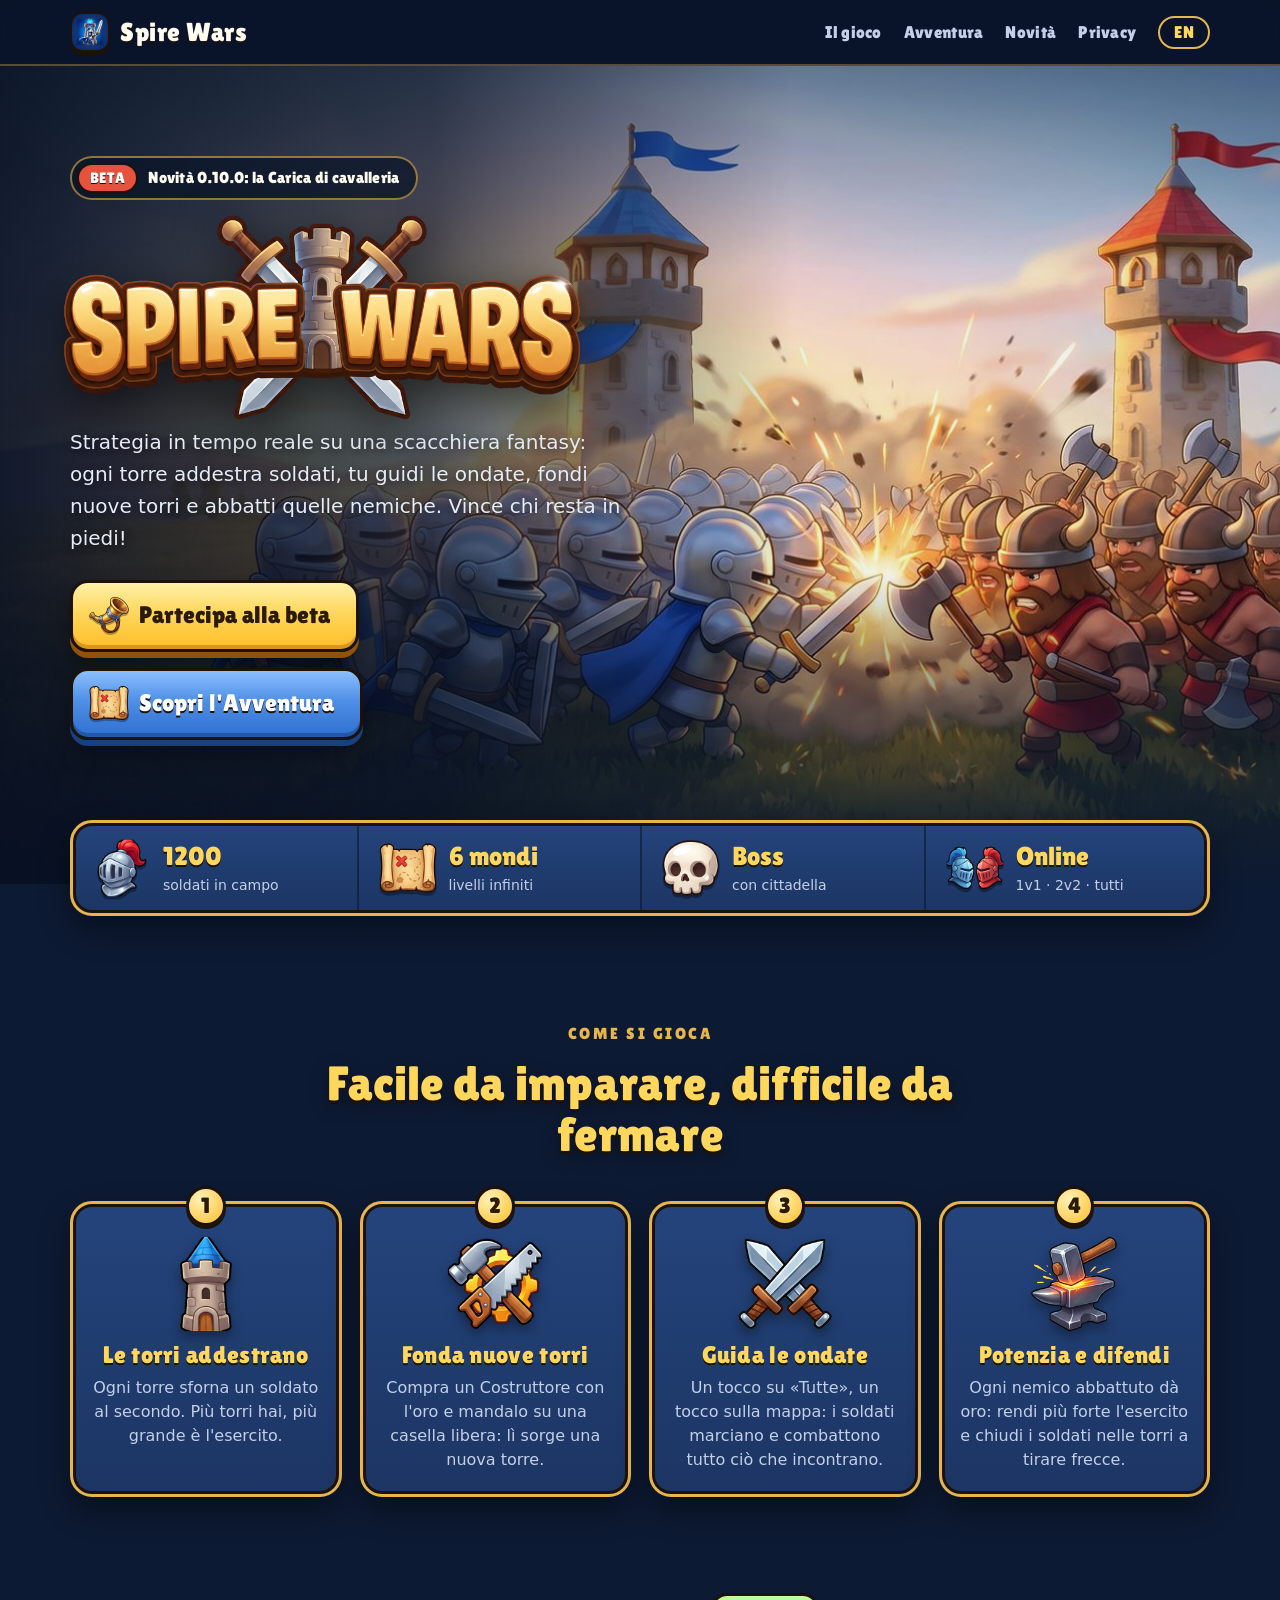
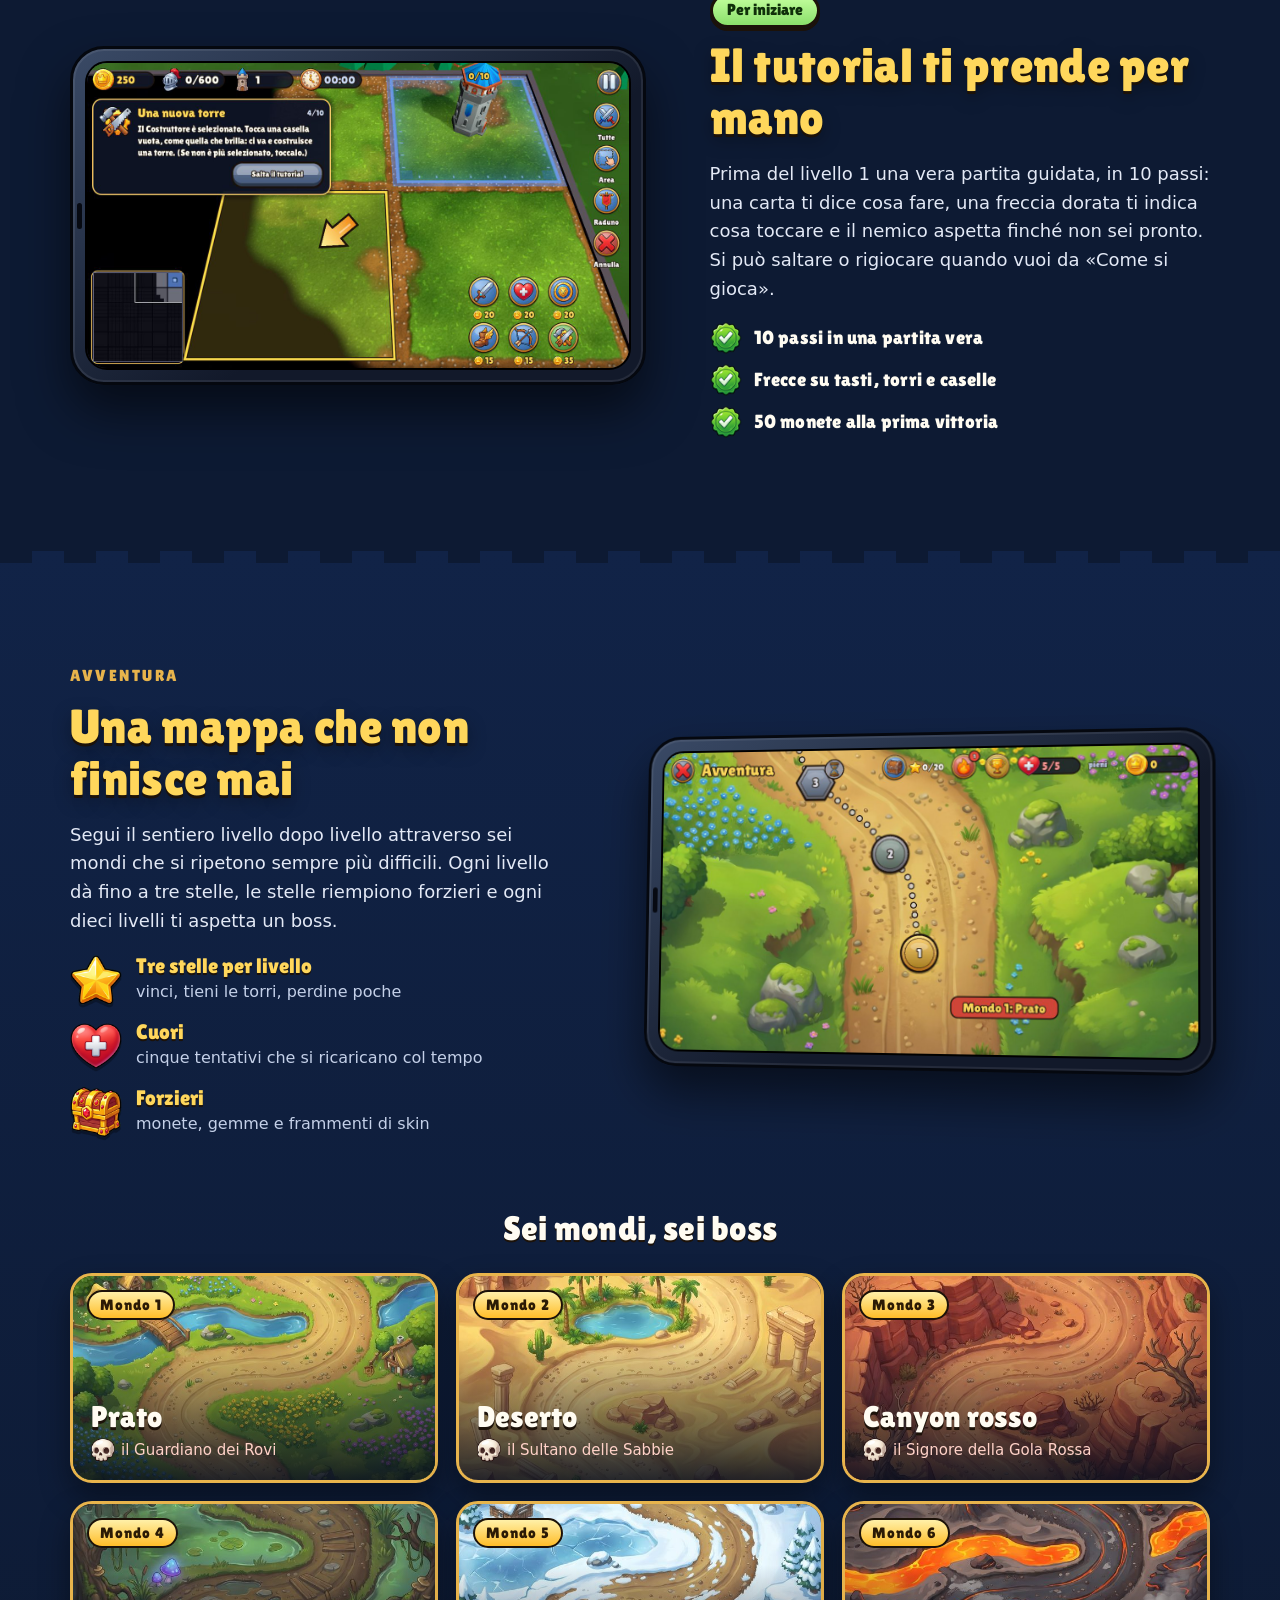
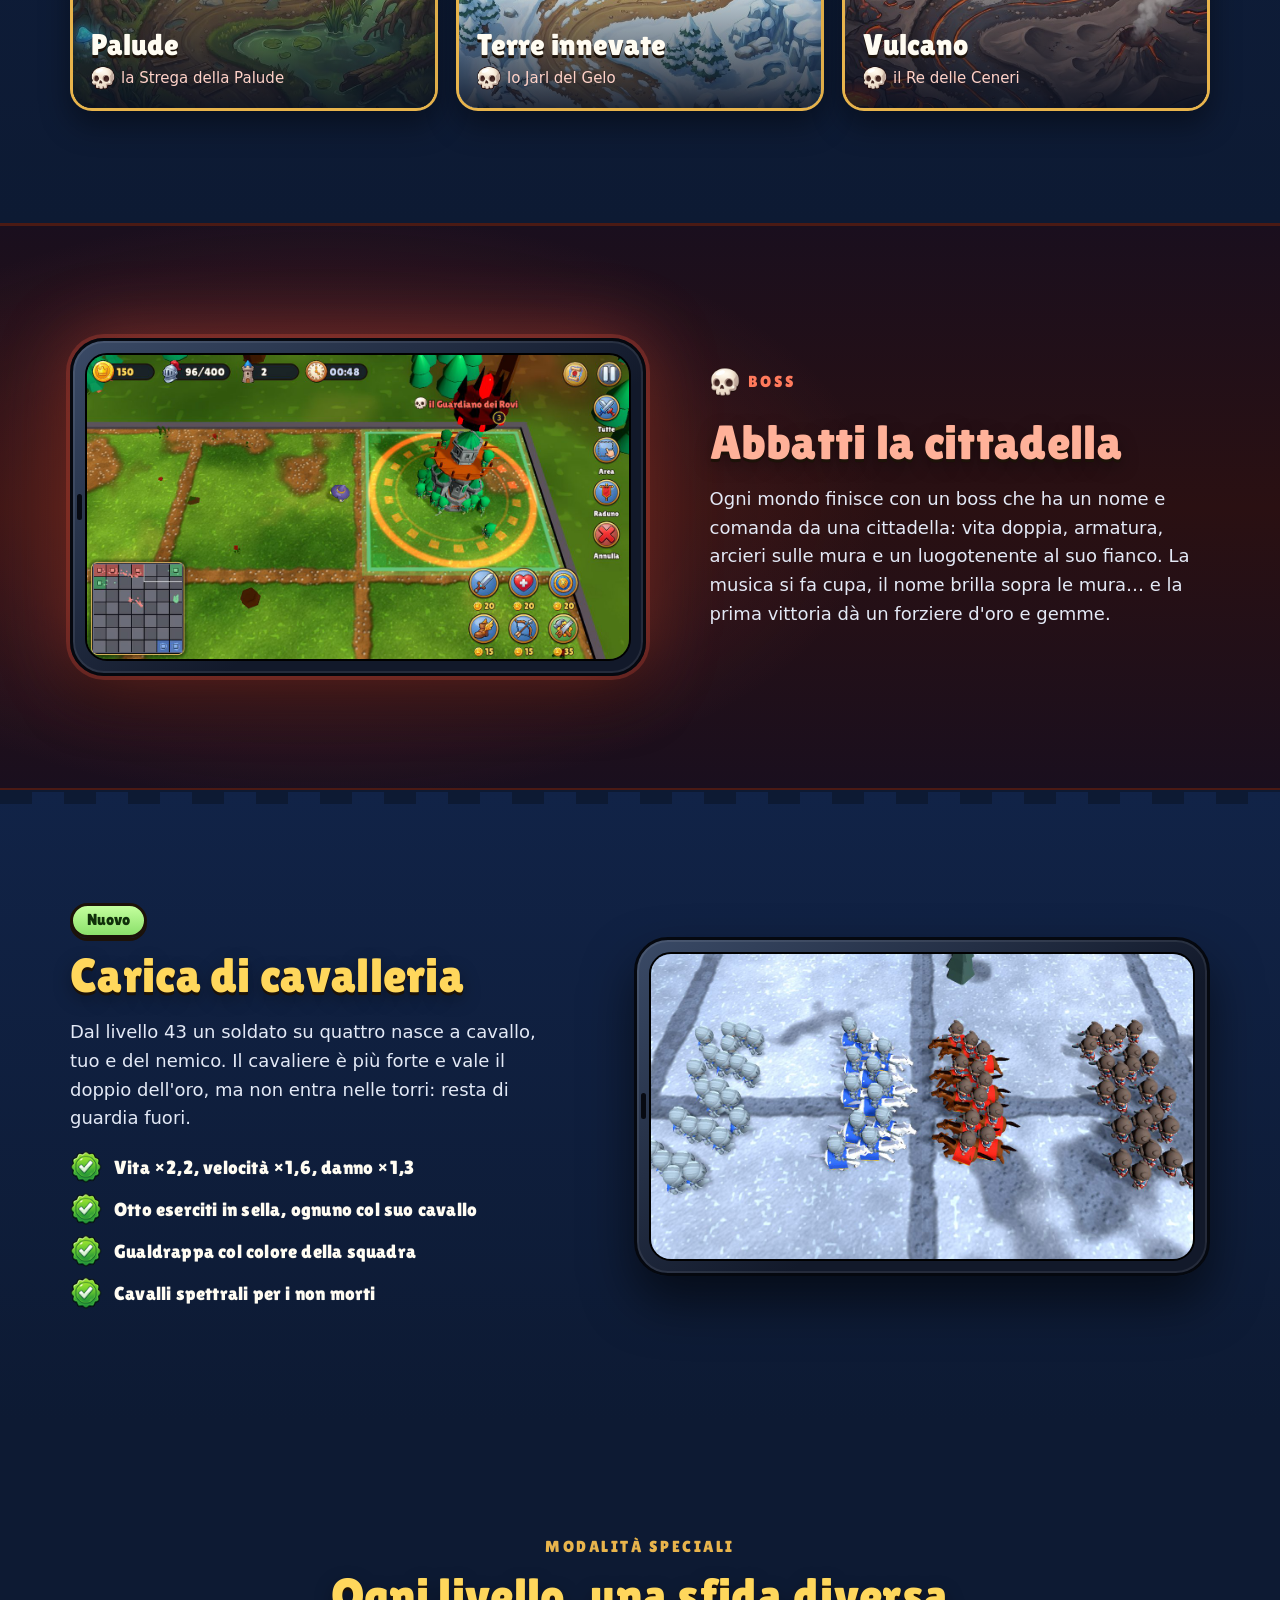
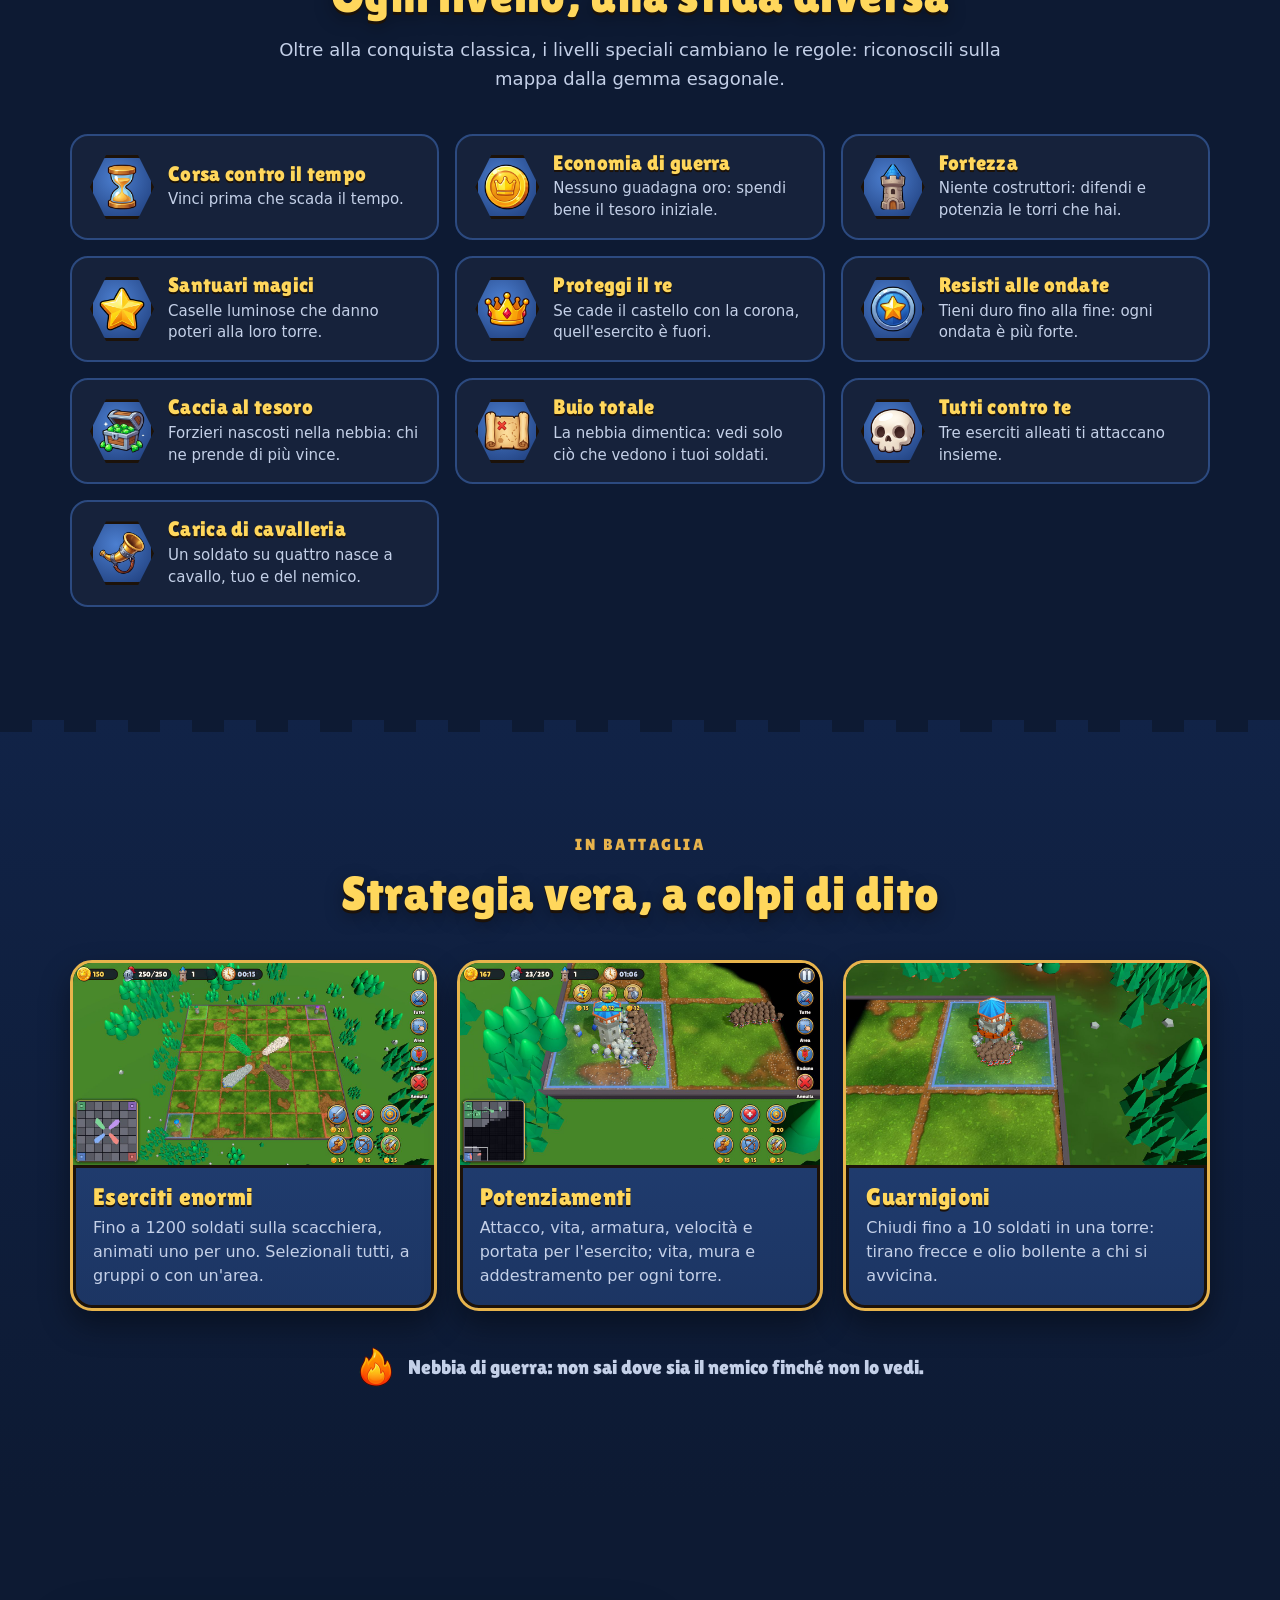
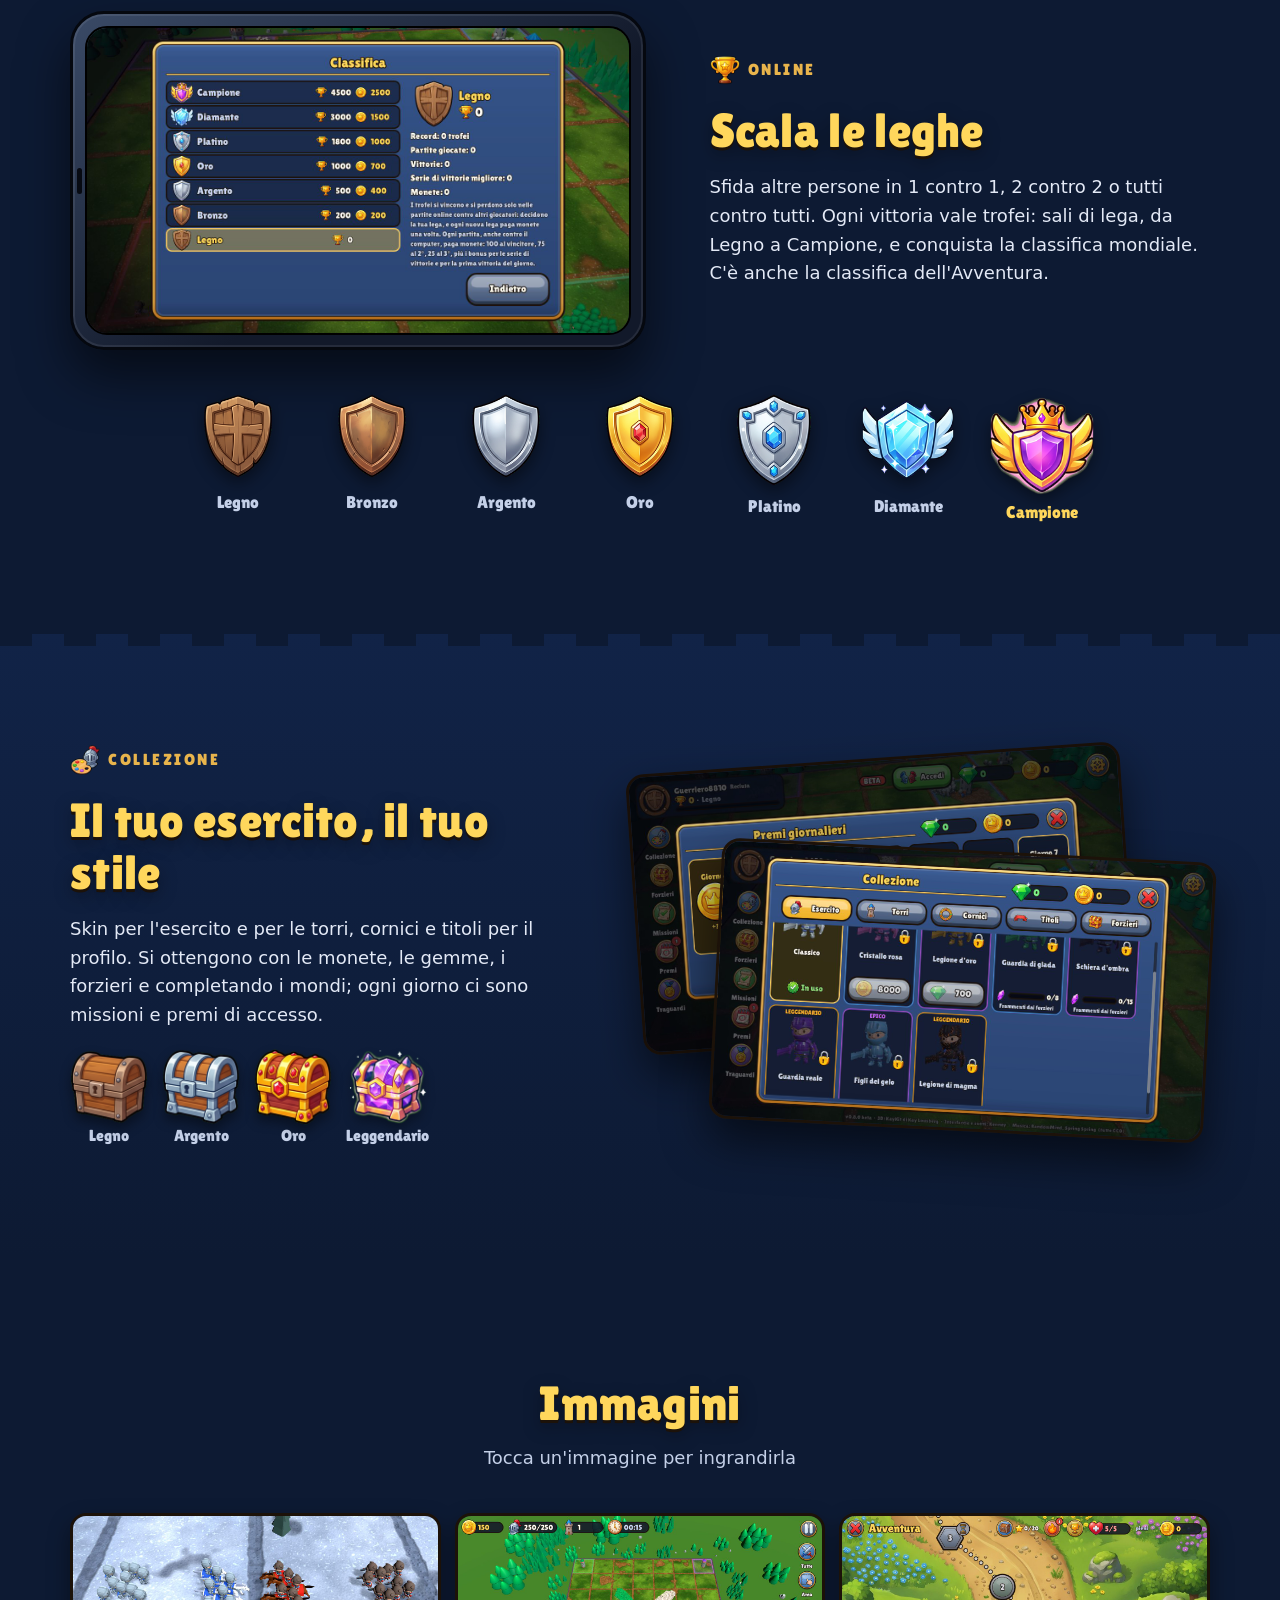
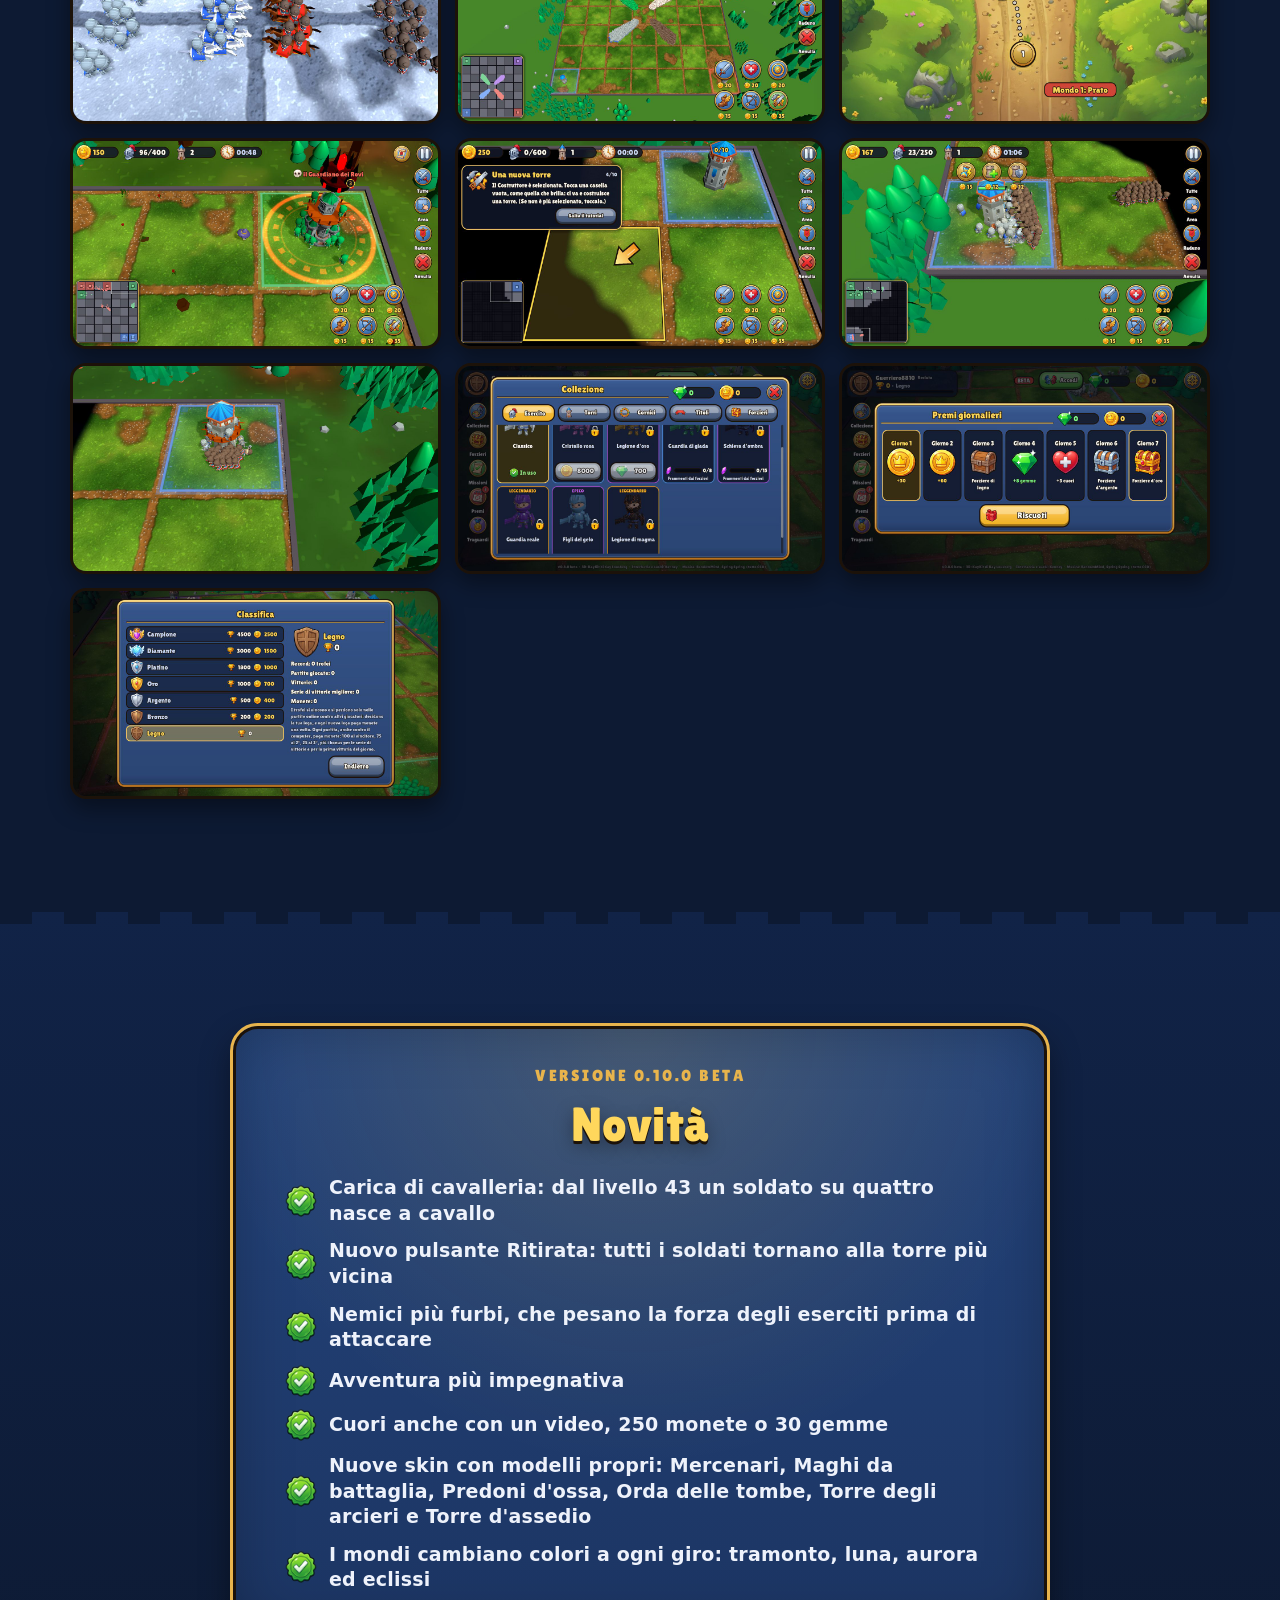
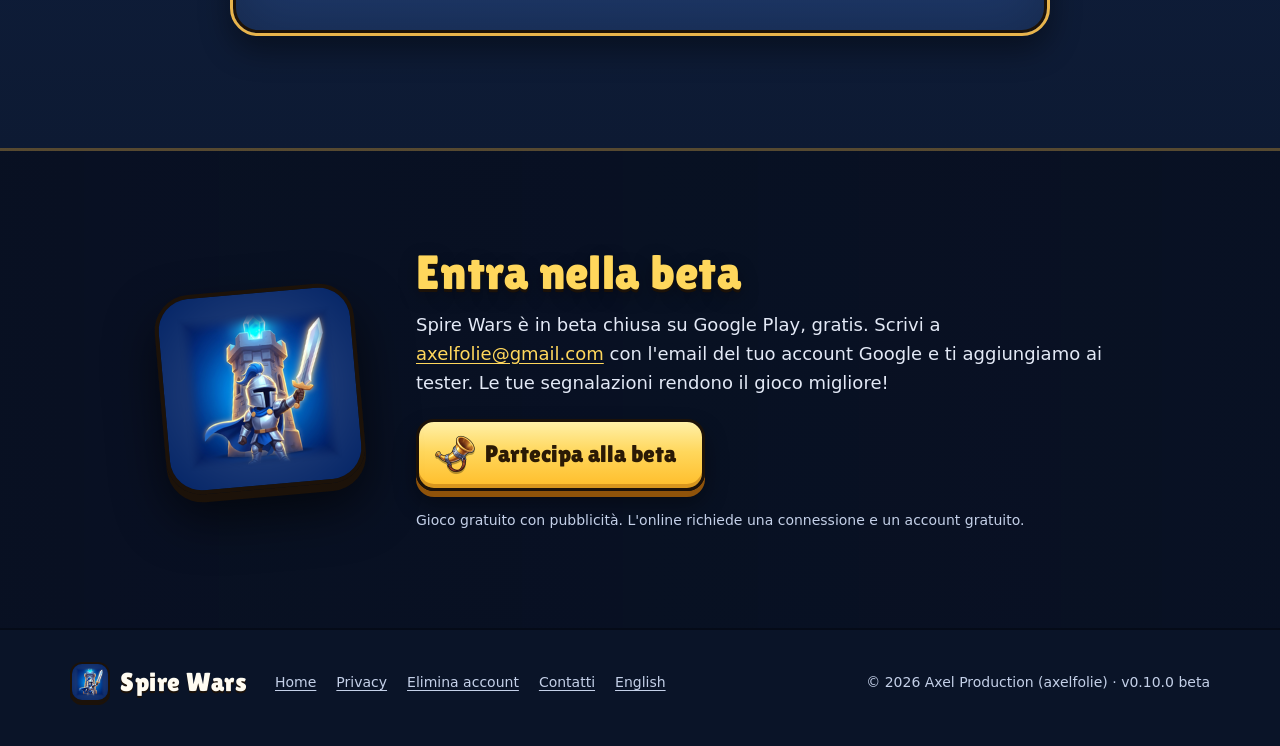
<file: index.html>
<!doctype html>
<html lang="it">
<head>
  <meta charset="utf-8" />
  <meta name="viewport" content="width=device-width, initial-scale=1" />
  <title>Spire Wars – Strategia a torri in tempo reale</title>
  <meta name="description" content="Guida ondate di centinaia di soldatini e conquista la scacchiera torre dopo torre. Avventura infinita con boss e cariche di cavalleria, tutorial guidato, 1 contro 1, 2 contro 2 e tutti contro tutti online." />
  <meta name="theme-color" content="#0d1a33" />
  <meta property="og:type" content="website" />
  <meta property="og:title" content="Spire Wars – Strategia a torri in tempo reale" />
  <meta property="og:description" content="Guida ondate di centinaia di soldatini e conquista la scacchiera torre dopo torre. Avventura infinita con boss e cariche di cavalleria, tutorial guidato, 1 contro 1, 2 contro 2 e tutti contro tutti online." />
  <meta property="og:image" content="https://spirewars.github.io/assets/social.jpg" />
  <meta name="twitter:card" content="summary_large_image" />
  <link rel="icon" href="favicon.png" />
  <link rel="alternate" hreflang="en" href="en/index.html" />
  <link rel="preload" href="assets/fonts/LilitaOne-Regular.ttf" as="font" type="font/ttf" crossorigin />
  <link rel="stylesheet" href="assets/style.css" />
</head>
<body>
  <header class="top">
    <div class="wrap">
      <a class="brand" href="./"><img src="assets/icon-64.png" alt="" width="40" height="40" /><span>Spire Wars</span></a>
      <nav class="nav" aria-label="Principale">
        <a class="hide-sm" href="#gioco">Il gioco</a>
        <a class="hide-sm" href="#avventura">Avventura</a>
        <a class="hide-sm" href="#novita">Novità</a>
        <a href="privacy.html">Privacy</a>
        <a class="lang" href="en/index.html" hreflang="en" lang="en">EN</a>
      </nav>
    </div>
  </header>

  <main>
    <section class="hero">
      <div class="hero-art"><img class="hero-bg" src="assets/hero.jpg" alt="" width="1920" height="814" fetchpriority="high" /></div>
      <div class="wrap hero-in">
        <div class="hero-copy">
          <a class="chip" href="#novita"><span class="badge">BETA</span>Novità 0.10.0: la Carica di cavalleria</a>
          <h1 class="sr">Spire Wars</h1>
          <img class="logo" src="assets/title.png" alt="Spire Wars" width="900" height="358" />
          <p class="lead">Strategia in tempo reale su una scacchiera fantasy: ogni torre addestra soldati, tu guidi le ondate, fondi nuove torri e abbatti quelle nemiche. Vince chi resta in piedi!</p>
          <div class="actions">
            <a class="btn" href="mailto:axelfolie@gmail.com?subject=Beta%20Spire%20Wars"><img class="bi" src="assets/icons/war_horn.png" alt="" width="80" height="80" loading="lazy" />Partecipa alla beta</a>
            <a class="btn secondary" href="#avventura"><img class="bi" src="assets/icons/map.png" alt="" width="80" height="80" loading="lazy" />Scopri l'Avventura</a>
          </div>
        </div>
      </div>
      <div class="wrap">
        <ul class="stats">
          <li><img class="ic" src="assets/icons/army.png" alt="" width="80" height="80" loading="lazy" /><strong>1200</strong><span>soldati in campo</span></li>
          <li><img class="ic" src="assets/icons/map.png" alt="" width="80" height="80" loading="lazy" /><strong>6 mondi</strong><span>livelli infiniti</span></li>
          <li><img class="ic" src="assets/icons/skull.png" alt="" width="80" height="80" loading="lazy" /><strong>Boss</strong><span>con cittadella</span></li>
          <li><img class="ic" src="assets/icons/online.png" alt="" width="80" height="80" loading="lazy" /><strong>Online</strong><span>1v1 · 2v2 · tutti</span></li>
        </ul>
      </div>
    </section>

    <section id="gioco" class="band">
      <div class="wrap">
        <header class="head"><span class="eyebrow">Come si gioca</span><h2>Facile da imparare, difficile da fermare</h2></header>
        <ol class="steps">
          <li class="step">
            <span class="num">1</span><img class="ic big" src="assets/icons/tower.png" alt="" width="80" height="80" loading="lazy" />
            <h3>Le torri addestrano</h3><p>Ogni torre sforna un soldato al secondo. Più torri hai, più grande è l'esercito.</p>
          </li>
          <li class="step">
            <span class="num">2</span><img class="ic big" src="assets/icons/builder.png" alt="" width="80" height="80" loading="lazy" />
            <h3>Fonda nuove torri</h3><p>Compra un Costruttore con l'oro e mandalo su una casella libera: lì sorge una nuova torre.</p>
          </li>
          <li class="step">
            <span class="num">3</span><img class="ic big" src="assets/icons/swords.png" alt="" width="80" height="80" loading="lazy" />
            <h3>Guida le ondate</h3><p>Un tocco su «Tutte», un tocco sulla mappa: i soldati marciano e combattono tutto ciò che incontrano.</p>
          </li>
          <li class="step">
            <span class="num">4</span><img class="ic big" src="assets/icons/anvil.png" alt="" width="80" height="80" loading="lazy" />
            <h3>Potenzia e difendi</h3><p>Ogni nemico abbattuto dà oro: rendi più forte l'esercito e chiudi i soldati nelle torri a tirare frecce.</p>
          </li>
        </ol>
        <div class="split">
          <div class="device"><img src="assets/shot_it_tutorial.jpg" alt="Il tutorial: una carta spiega il passo e una freccia dorata indica la casella dove costruire" width="1280" height="720" loading="lazy" /></div>
          <div class="copy">
            <span class="tag">Per iniziare</span>
            <h2>Il tutorial ti prende per mano</h2>
            <p>Prima del livello 1 una vera partita guidata, in 10 passi: una carta ti dice cosa fare, una freccia dorata ti indica cosa toccare e il nemico aspetta finché non sei pronto. Si può saltare o rigiocare quando vuoi da «Come si gioca».</p>
            <ul class="ticks"><li><img class="tick" src="assets/icons/check.png" alt="" width="80" height="80" loading="lazy" />10 passi in una partita vera</li><li><img class="tick" src="assets/icons/check.png" alt="" width="80" height="80" loading="lazy" />Frecce su tasti, torri e caselle</li><li><img class="tick" src="assets/icons/check.png" alt="" width="80" height="80" loading="lazy" />50 monete alla prima vittoria</li></ul>
          </div>
        </div>
      </div>
    </section>

    <section id="avventura" class="band alt">
      <div class="wrap">
        <div class="split rev">
          <div class="device tilt"><img src="assets/shot_it_map.jpg" alt="La mappa dell'Avventura nel mondo del Prato, con il sentiero e i livelli" width="1280" height="720" loading="lazy" /></div>
          <div class="copy">
            <span class="eyebrow">Avventura</span>
            <h2>Una mappa che non finisce mai</h2>
            <p>Segui il sentiero livello dopo livello attraverso sei mondi che si ripetono sempre più difficili. Ogni livello dà fino a tre stelle, le stelle riempiono forzieri e ogni dieci livelli ti aspetta un boss.</p>
            <ul class="points">
            <li><img class="ic" src="assets/icons/star.png" alt="" width="80" height="80" loading="lazy" /><div><strong>Tre stelle per livello</strong><span>vinci, tieni le torri, perdine poche</span></div></li>
            <li><img class="ic" src="assets/icons/hp.png" alt="" width="80" height="80" loading="lazy" /><div><strong>Cuori</strong><span>cinque tentativi che si ricaricano col tempo</span></div></li>
            <li><img class="ic" src="assets/icons/chest_gold.png" alt="" width="80" height="80" loading="lazy" /><div><strong>Forzieri</strong><span>monete, gemme e frammenti di skin</span></div></li>
            </ul>
          </div>
        </div>
        <h3 class="sub">Sei mondi, sei boss</h3>
        <ul class="worlds">
          <li class="world">
            <img class="wbg" src="assets/world_0.jpg" alt="" width="640" height="480" loading="lazy" />
            <span class="wnum">Mondo 1</span>
            <strong>Prato</strong>
            <span class="boss"><img class="sk" src="assets/icons/skull.png" alt="" width="80" height="80" loading="lazy" />il Guardiano dei Rovi</span>
          </li>
          <li class="world">
            <img class="wbg" src="assets/world_1.jpg" alt="" width="640" height="480" loading="lazy" />
            <span class="wnum">Mondo 2</span>
            <strong>Deserto</strong>
            <span class="boss"><img class="sk" src="assets/icons/skull.png" alt="" width="80" height="80" loading="lazy" />il Sultano delle Sabbie</span>
          </li>
          <li class="world">
            <img class="wbg" src="assets/world_2.jpg" alt="" width="640" height="480" loading="lazy" />
            <span class="wnum">Mondo 3</span>
            <strong>Canyon rosso</strong>
            <span class="boss"><img class="sk" src="assets/icons/skull.png" alt="" width="80" height="80" loading="lazy" />il Signore della Gola Rossa</span>
          </li>
          <li class="world">
            <img class="wbg" src="assets/world_3.jpg" alt="" width="640" height="480" loading="lazy" />
            <span class="wnum">Mondo 4</span>
            <strong>Palude</strong>
            <span class="boss"><img class="sk" src="assets/icons/skull.png" alt="" width="80" height="80" loading="lazy" />la Strega della Palude</span>
          </li>
          <li class="world">
            <img class="wbg" src="assets/world_4.jpg" alt="" width="640" height="480" loading="lazy" />
            <span class="wnum">Mondo 5</span>
            <strong>Terre innevate</strong>
            <span class="boss"><img class="sk" src="assets/icons/skull.png" alt="" width="80" height="80" loading="lazy" />lo Jarl del Gelo</span>
          </li>
          <li class="world">
            <img class="wbg" src="assets/world_5.jpg" alt="" width="640" height="480" loading="lazy" />
            <span class="wnum">Mondo 6</span>
            <strong>Vulcano</strong>
            <span class="boss"><img class="sk" src="assets/icons/skull.png" alt="" width="80" height="80" loading="lazy" />il Re delle Ceneri</span>
          </li>
        </ul>
      </div>
    </section>

    <section class="boss-band">
      <div class="wrap split">
        <div class="device glow"><img src="assets/shot_it_boss.jpg" alt="La cittadella del Guardiano dei Rovi con il cerchio runico rosso e gli arcieri" width="1280" height="720" loading="lazy" /></div>
        <div class="copy">
          <span class="eyebrow red"><img class="ei" src="assets/icons/skull.png" alt="" width="80" height="80" loading="lazy" />Boss</span>
          <h2>Abbatti la cittadella</h2>
          <p>Ogni mondo finisce con un boss che ha un nome e comanda da una cittadella: vita doppia, armatura, arcieri sulle mura e un luogotenente al suo fianco. La musica si fa cupa, il nome brilla sopra le mura… e la prima vittoria dà un forziere d'oro e gemme.</p>
        </div>
      </div>
    </section>

    <section id="cavalleria" class="band alt">
      <div class="wrap split rev">
        <div class="device"><img src="assets/shot_cavalry.jpg" alt="Due schiere di cavalieri, bianchi e blu contro bruni e rossi, si scontrano sulla neve davanti ai fanti" width="1280" height="720" loading="lazy" /></div>
        <div class="copy">
          <span class="tag">Nuovo</span>
          <h2>Carica di cavalleria</h2>
          <p>Dal livello 43 un soldato su quattro nasce a cavallo, tuo e del nemico. Il cavaliere è più forte e vale il doppio dell'oro, ma non entra nelle torri: resta di guardia fuori.</p>
          <ul class="ticks"><li><img class="tick" src="assets/icons/check.png" alt="" width="80" height="80" loading="lazy" />Vita ×2,2, velocità ×1,6, danno ×1,3</li><li><img class="tick" src="assets/icons/check.png" alt="" width="80" height="80" loading="lazy" />Otto eserciti in sella, ognuno col suo cavallo</li><li><img class="tick" src="assets/icons/check.png" alt="" width="80" height="80" loading="lazy" />Gualdrappa col colore della squadra</li><li><img class="tick" src="assets/icons/check.png" alt="" width="80" height="80" loading="lazy" />Cavalli spettrali per i non morti</li></ul>
        </div>
      </div>
    </section>

    <section class="band">
      <div class="wrap">
        <header class="head"><span class="eyebrow">Modalità speciali</span><h2>Ogni livello, una sfida diversa</h2><p>Oltre alla conquista classica, i livelli speciali cambiano le regole: riconoscili sulla mappa dalla gemma esagonale.</p></header>
        <ul class="modes">
          <li class="mode"><img class="ic" src="assets/icons/hourglass.png" alt="" width="80" height="80" loading="lazy" /><div><h3>Corsa contro il tempo</h3><p>Vinci prima che scada il tempo.</p></div></li>
          <li class="mode"><img class="ic" src="assets/icons/coin.png" alt="" width="80" height="80" loading="lazy" /><div><h3>Economia di guerra</h3><p>Nessuno guadagna oro: spendi bene il tesoro iniziale.</p></div></li>
          <li class="mode"><img class="ic" src="assets/icons/tower.png" alt="" width="80" height="80" loading="lazy" /><div><h3>Fortezza</h3><p>Niente costruttori: difendi e potenzia le torri che hai.</p></div></li>
          <li class="mode"><img class="ic" src="assets/icons/star.png" alt="" width="80" height="80" loading="lazy" /><div><h3>Santuari magici</h3><p>Caselle luminose che danno poteri alla loro torre.</p></div></li>
          <li class="mode"><img class="ic" src="assets/icons/crown.png" alt="" width="80" height="80" loading="lazy" /><div><h3>Proteggi il re</h3><p>Se cade il castello con la corona, quell'esercito è fuori.</p></div></li>
          <li class="mode"><img class="ic" src="assets/icons/shield_star.png" alt="" width="80" height="80" loading="lazy" /><div><h3>Resisti alle ondate</h3><p>Tieni duro fino alla fine: ogni ondata è più forte.</p></div></li>
          <li class="mode"><img class="ic" src="assets/icons/gem_chest.png" alt="" width="80" height="80" loading="lazy" /><div><h3>Caccia al tesoro</h3><p>Forzieri nascosti nella nebbia: chi ne prende di più vince.</p></div></li>
          <li class="mode"><img class="ic" src="assets/icons/map.png" alt="" width="80" height="80" loading="lazy" /><div><h3>Buio totale</h3><p>La nebbia dimentica: vedi solo ciò che vedono i tuoi soldati.</p></div></li>
          <li class="mode"><img class="ic" src="assets/icons/skull.png" alt="" width="80" height="80" loading="lazy" /><div><h3>Tutti contro te</h3><p>Tre eserciti alleati ti attaccano insieme.</p></div></li>
          <li class="mode"><img class="ic" src="assets/icons/war_horn.png" alt="" width="80" height="80" loading="lazy" /><div><h3>Carica di cavalleria</h3><p>Un soldato su quattro nasce a cavallo, tuo e del nemico.</p></div></li>
        </ul>
      </div>
    </section>

    <section class="band alt">
      <div class="wrap">
        <header class="head"><span class="eyebrow">In battaglia</span><h2>Strategia vera, a colpi di dito</h2></header>
        <div class="medias">
          <figure class="media">
            <a href="assets/shot_it_battle.jpg"><img src="assets/shot_it_battle.jpg" alt="Quattro eserciti si scontrano al centro della scacchiera" width="1280" height="720" loading="lazy" /></a>
            <figcaption><h3>Eserciti enormi</h3><p>Fino a 1200 soldati sulla scacchiera, animati uno per uno. Selezionali tutti, a gruppi o con un'area.</p></figcaption>
          </figure>
          <figure class="media">
            <a href="assets/shot_it_upgrades.jpg"><img src="assets/shot_it_upgrades.jpg" alt="Una torre con i tasti di potenziamento sopra" width="1280" height="720" loading="lazy" /></a>
            <figcaption><h3>Potenziamenti</h3><p>Attacco, vita, armatura, velocità e portata per l'esercito; vita, mura e addestramento per ogni torre.</p></figcaption>
          </figure>
          <figure class="media">
            <a href="assets/shot_garrison.jpg"><img src="assets/shot_garrison.jpg" alt="Una torre con i soldati sulle mura respinge un'ondata nemica" width="1280" height="720" loading="lazy" /></a>
            <figcaption><h3>Guarnigioni</h3><p>Chiudi fino a 10 soldati in una torre: tirano frecce e olio bollente a chi si avvicina.</p></figcaption>
          </figure>
        </div>
        <p class="fog"><img class="ic" src="assets/icons/flame.png" alt="" width="80" height="80" loading="lazy" />Nebbia di guerra: non sai dove sia il nemico finché non lo vedi.</p>
      </div>
    </section>

    <section class="band">
      <div class="wrap split">
        <div class="device"><img src="assets/shot_it_ranking.jpg" alt="Le leghe della classifica online" width="1280" height="720" loading="lazy" /></div>
        <div class="copy">
          <span class="eyebrow"><img class="ei" src="assets/icons/trophy.png" alt="" width="80" height="80" loading="lazy" />Online</span>
          <h2>Scala le leghe</h2>
          <p>Sfida altre persone in 1 contro 1, 2 contro 2 o tutti contro tutti. Ogni vittoria vale trofei: sali di lega, da Legno a Campione, e conquista la classifica mondiale. C'è anche la classifica dell'Avventura.</p>
        </div>
      </div>
      <div class="wrap">
        <ul class="leagues">
          <li><img class="lg" src="assets/icons/league_0.png" alt="" width="80" height="80" loading="lazy" /><span>Legno</span></li>
          <li><img class="lg" src="assets/icons/league_1.png" alt="" width="80" height="80" loading="lazy" /><span>Bronzo</span></li>
          <li><img class="lg" src="assets/icons/league_2.png" alt="" width="80" height="80" loading="lazy" /><span>Argento</span></li>
          <li><img class="lg" src="assets/icons/league_3.png" alt="" width="80" height="80" loading="lazy" /><span>Oro</span></li>
          <li><img class="lg" src="assets/icons/league_4.png" alt="" width="80" height="80" loading="lazy" /><span>Platino</span></li>
          <li><img class="lg" src="assets/icons/league_5.png" alt="" width="80" height="80" loading="lazy" /><span>Diamante</span></li>
          <li><img class="lg" src="assets/icons/league_6.png" alt="" width="80" height="80" loading="lazy" /><span>Campione</span></li>
        </ul>
      </div>
    </section>

    <section class="band alt">
      <div class="wrap split rev">
        <div class="stack">
          <img class="back" src="assets/shot_it_daily.jpg" alt="I premi giornalieri dei sette giorni" width="1280" height="720" loading="lazy" />
          <img class="front" src="assets/shot_it_collection.jpg" alt="La collezione delle skin dell'esercito" width="1280" height="720" loading="lazy" />
        </div>
        <div class="copy">
          <span class="eyebrow"><img class="ei" src="assets/icons/collection.png" alt="" width="80" height="80" loading="lazy" />Collezione</span>
          <h2>Il tuo esercito, il tuo stile</h2>
          <p>Skin per l'esercito e per le torri, cornici e titoli per il profilo. Si ottengono con le monete, le gemme, i forzieri e completando i mondi; ogni giorno ci sono missioni e premi di accesso.</p>
          <ul class="chests">
          <li><img class="ch" src="assets/icons/chest_wood.png" alt="" width="80" height="80" loading="lazy" /><span>Legno</span></li>
          <li><img class="ch" src="assets/icons/chest_silver.png" alt="" width="80" height="80" loading="lazy" /><span>Argento</span></li>
          <li><img class="ch" src="assets/icons/chest_gold.png" alt="" width="80" height="80" loading="lazy" /><span>Oro</span></li>
          <li><img class="ch" src="assets/icons/chest_legendary.png" alt="" width="80" height="80" loading="lazy" /><span>Leggendario</span></li>
          </ul>
        </div>
      </div>
    </section>

    <section class="band">
      <div class="wrap">
        <header class="head"><h2>Immagini</h2><p>Tocca un'immagine per ingrandirla</p></header>
        <div class="gallery">
          <a href="assets/shot_cavalry.jpg"><img src="assets/shot_cavalry.jpg" alt="Due schiere di cavalieri, bianchi e blu contro bruni e rossi, si scontrano sulla neve davanti ai fanti" width="1280" height="720" loading="lazy" /></a>
          <a href="assets/shot_it_battle.jpg"><img src="assets/shot_it_battle.jpg" alt="Quattro eserciti si scontrano al centro della scacchiera" width="1280" height="720" loading="lazy" /></a>
          <a href="assets/shot_it_map.jpg"><img src="assets/shot_it_map.jpg" alt="La mappa dell'Avventura nel mondo del Prato, con il sentiero e i livelli" width="1280" height="720" loading="lazy" /></a>
          <a href="assets/shot_it_boss.jpg"><img src="assets/shot_it_boss.jpg" alt="La cittadella del Guardiano dei Rovi con il cerchio runico rosso e gli arcieri" width="1280" height="720" loading="lazy" /></a>
          <a href="assets/shot_it_tutorial.jpg"><img src="assets/shot_it_tutorial.jpg" alt="Il tutorial: una carta spiega il passo e una freccia dorata indica la casella dove costruire" width="1280" height="720" loading="lazy" /></a>
          <a href="assets/shot_it_upgrades.jpg"><img src="assets/shot_it_upgrades.jpg" alt="Una torre con i tasti di potenziamento sopra" width="1280" height="720" loading="lazy" /></a>
          <a href="assets/shot_garrison.jpg"><img src="assets/shot_garrison.jpg" alt="Una torre con i soldati sulle mura respinge un'ondata nemica" width="1280" height="720" loading="lazy" /></a>
          <a href="assets/shot_it_collection.jpg"><img src="assets/shot_it_collection.jpg" alt="La collezione delle skin dell'esercito" width="1280" height="720" loading="lazy" /></a>
          <a href="assets/shot_it_daily.jpg"><img src="assets/shot_it_daily.jpg" alt="I premi giornalieri dei sette giorni" width="1280" height="720" loading="lazy" /></a>
          <a href="assets/shot_it_ranking.jpg"><img src="assets/shot_it_ranking.jpg" alt="Le leghe della classifica online" width="1280" height="720" loading="lazy" /></a>
        </div>
      </div>
    </section>

    <section id="novita" class="band alt">
      <div class="wrap">
        <div class="scroll">
          <span class="eyebrow">Versione 0.10.0 beta</span>
          <h2>Novità</h2>
          <ul class="ticks news">
          <li><img class="tick" src="assets/icons/check.png" alt="" width="80" height="80" loading="lazy" />Carica di cavalleria: dal livello 43 un soldato su quattro nasce a cavallo</li>
          <li><img class="tick" src="assets/icons/check.png" alt="" width="80" height="80" loading="lazy" />Nuovo pulsante Ritirata: tutti i soldati tornano alla torre più vicina</li>
          <li><img class="tick" src="assets/icons/check.png" alt="" width="80" height="80" loading="lazy" />Nemici più furbi, che pesano la forza degli eserciti prima di attaccare</li>
          <li><img class="tick" src="assets/icons/check.png" alt="" width="80" height="80" loading="lazy" />Avventura più impegnativa</li>
          <li><img class="tick" src="assets/icons/check.png" alt="" width="80" height="80" loading="lazy" />Cuori anche con un video, 250 monete o 30 gemme</li>
          <li><img class="tick" src="assets/icons/check.png" alt="" width="80" height="80" loading="lazy" />Nuove skin con modelli propri: Mercenari, Maghi da battaglia, Predoni d'ossa, Orda delle tombe, Torre degli arcieri e Torre d'assedio</li>
          <li><img class="tick" src="assets/icons/check.png" alt="" width="80" height="80" loading="lazy" />I mondi cambiano colori a ogni giro: tramonto, luna, aurora ed eclissi</li>
          </ul>
        </div>
      </div>
    </section>

    <section class="join">
      <div class="wrap join-in">
        <img class="app" src="assets/icon-256.png" alt="" width="256" height="256" loading="lazy" />
        <div>
          <h2>Entra nella beta</h2>
          <p>Spire Wars è in beta chiusa su Google Play, gratis. Scrivi a <a href="mailto:axelfolie@gmail.com?subject=Beta%20Spire%20Wars">axelfolie@gmail.com</a> con l'email del tuo account Google e ti aggiungiamo ai tester. Le tue segnalazioni rendono il gioco migliore!</p>
          <a class="btn" href="mailto:axelfolie@gmail.com?subject=Beta%20Spire%20Wars"><img class="bi" src="assets/icons/war_horn.png" alt="" width="80" height="80" loading="lazy" />Partecipa alla beta</a>
          <p class="small">Gioco gratuito con pubblicità. L'online richiede una connessione e un account gratuito.</p>
        </div>
      </div>
    </section>
  </main>

  <footer>
    <div class="wrap foot">
      <a class="brand" href="./"><img src="assets/icon-64.png" alt="" width="40" height="40" loading="lazy" /><span>Spire Wars</span></a>
      <nav aria-label="Note legali">
        <a href="./">Home</a>
        <a href="privacy.html">Privacy</a>
        <a href="delete-account.html">Elimina account</a>
        <a href="mailto:axelfolie@gmail.com">Contatti</a>
        <a href="en/index.html" hreflang="en" lang="en">English</a>
      </nav>
      <p>© 2026 Axel Production (axelfolie) · v0.10.0 beta</p>
    </div>
  </footer>
</body>
</html>
</file>
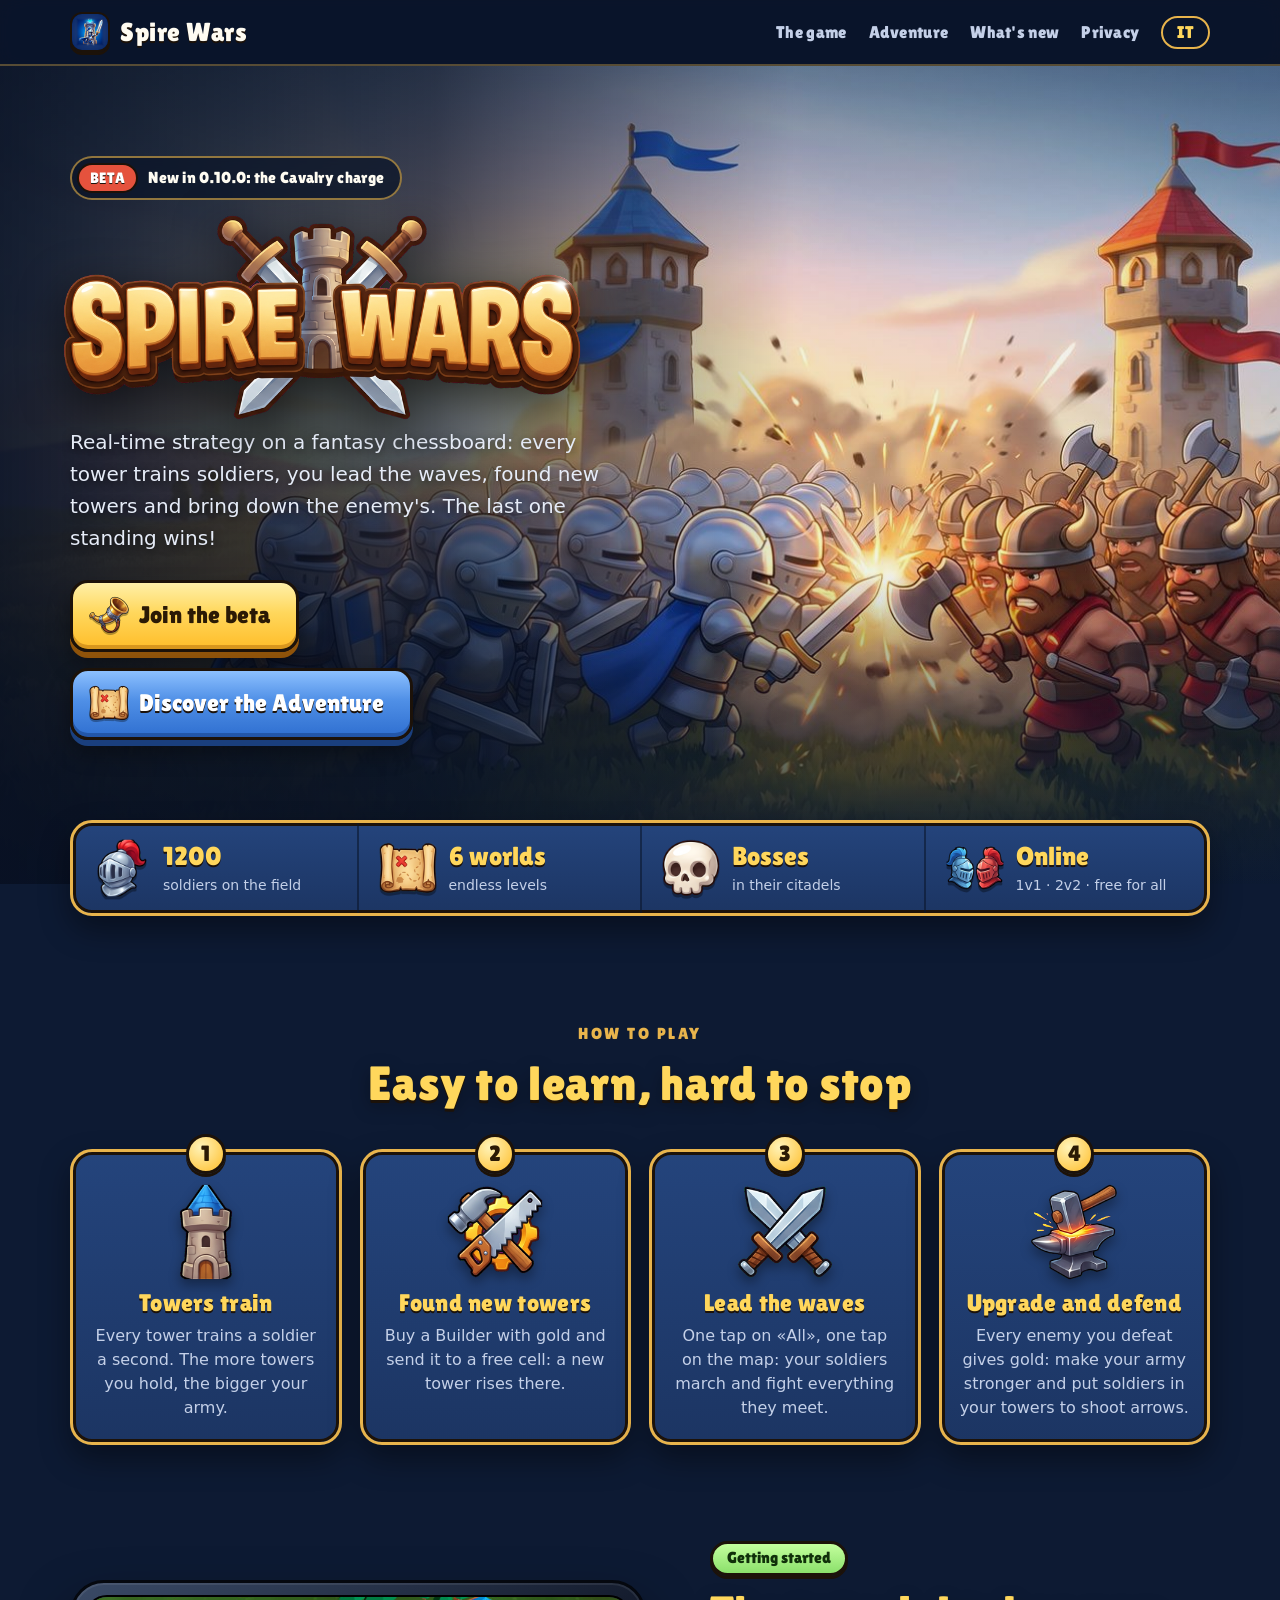
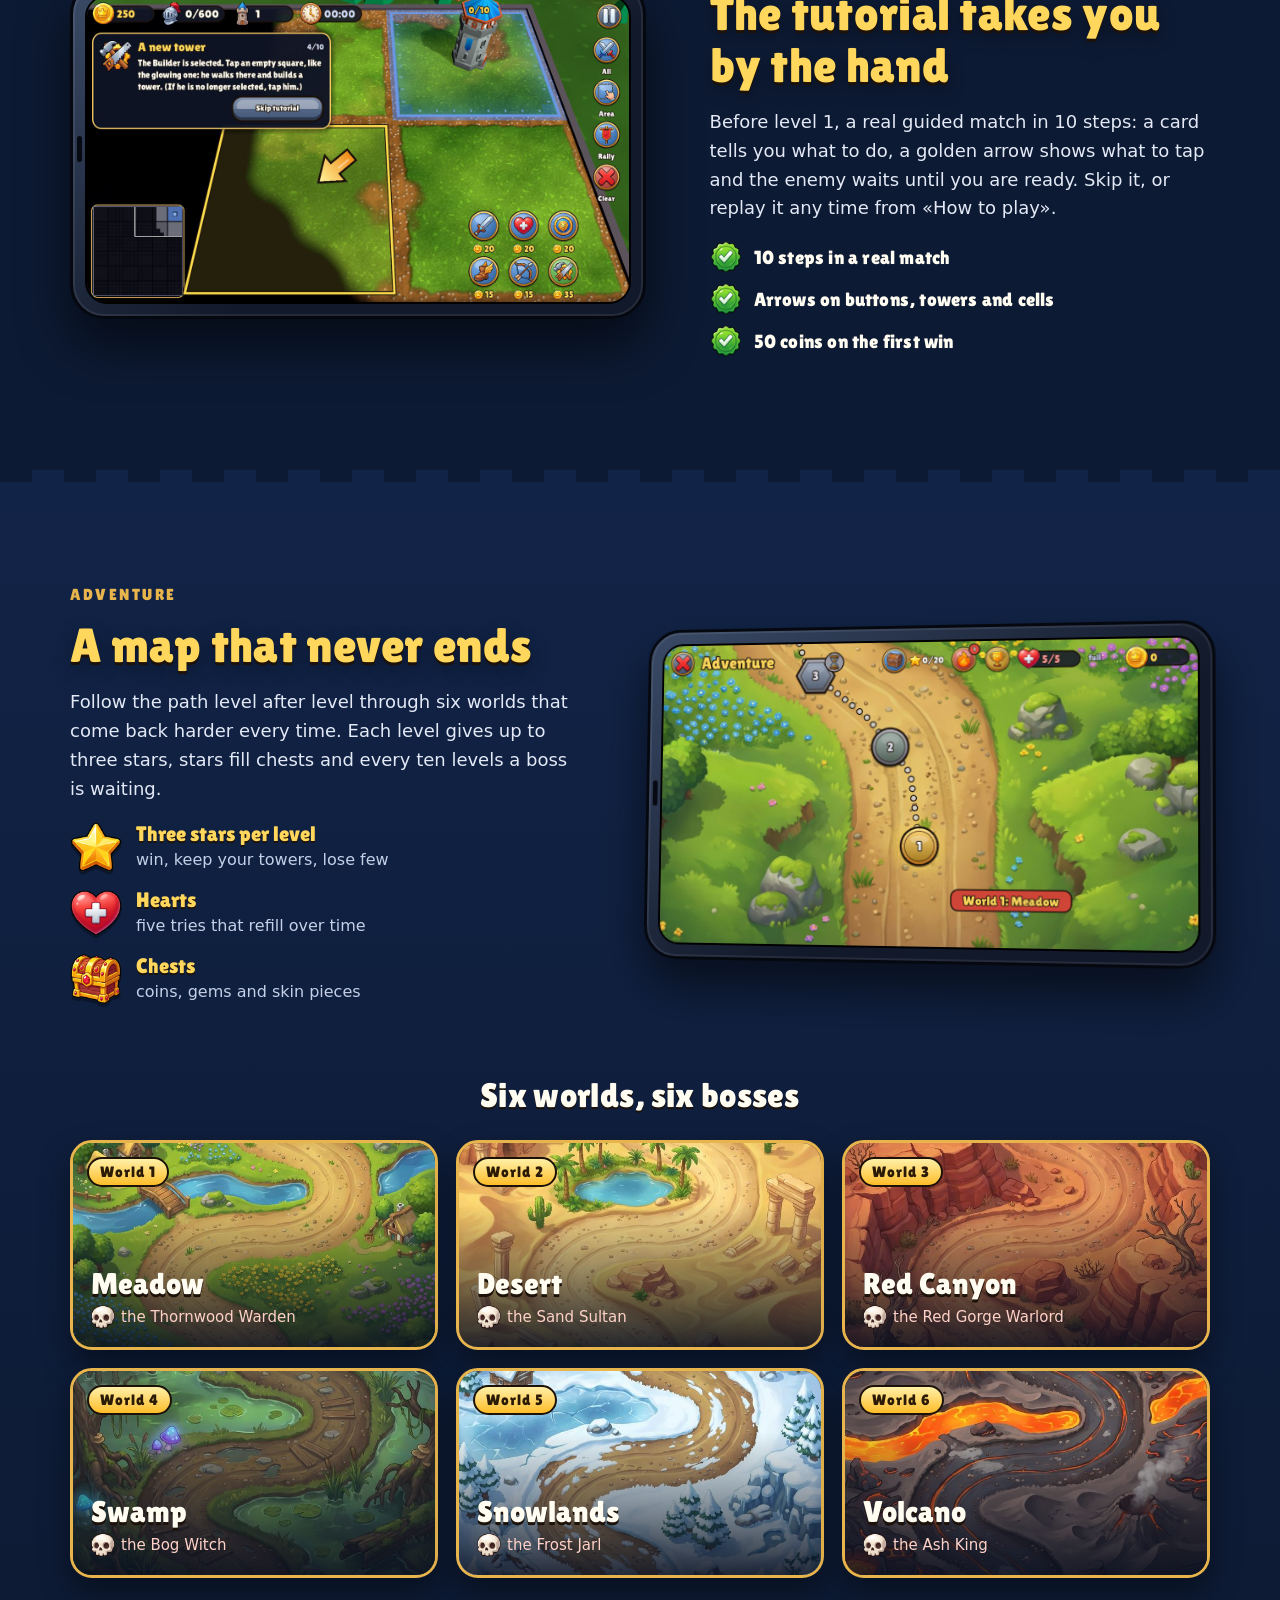
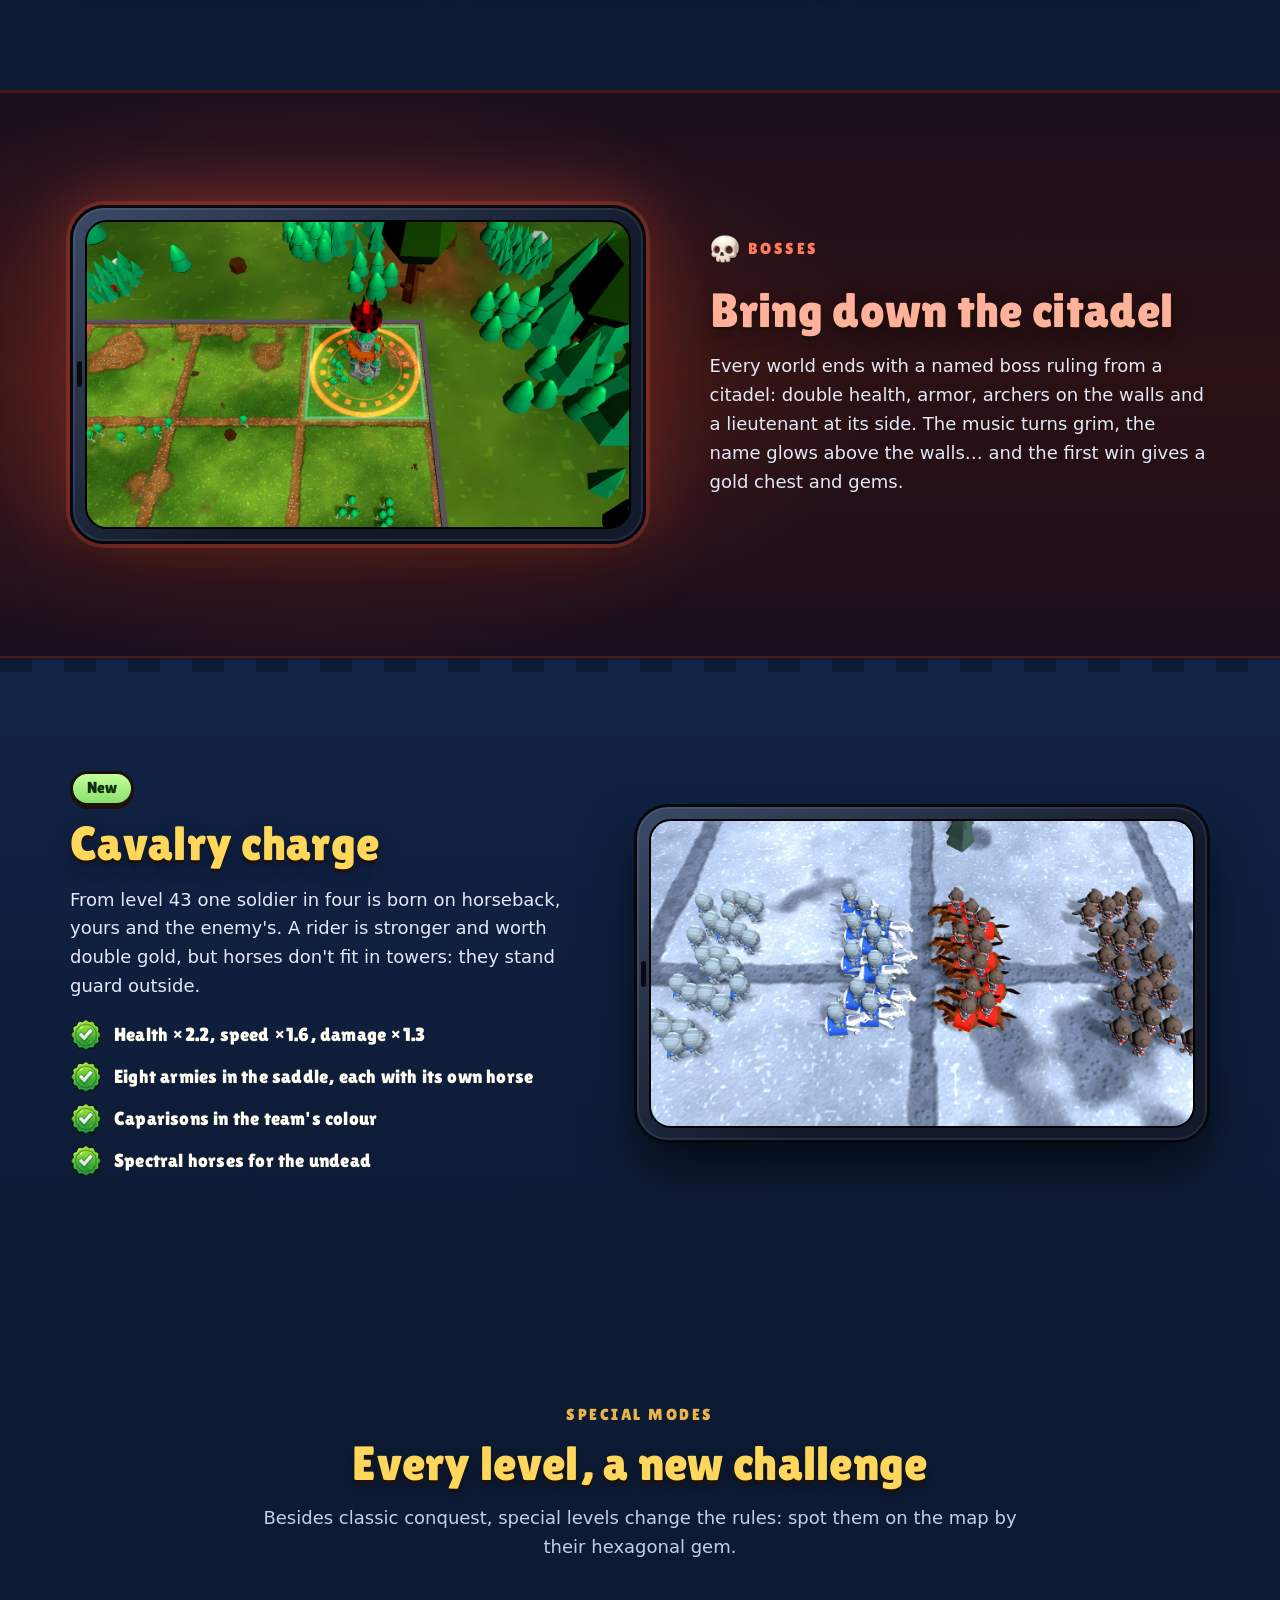
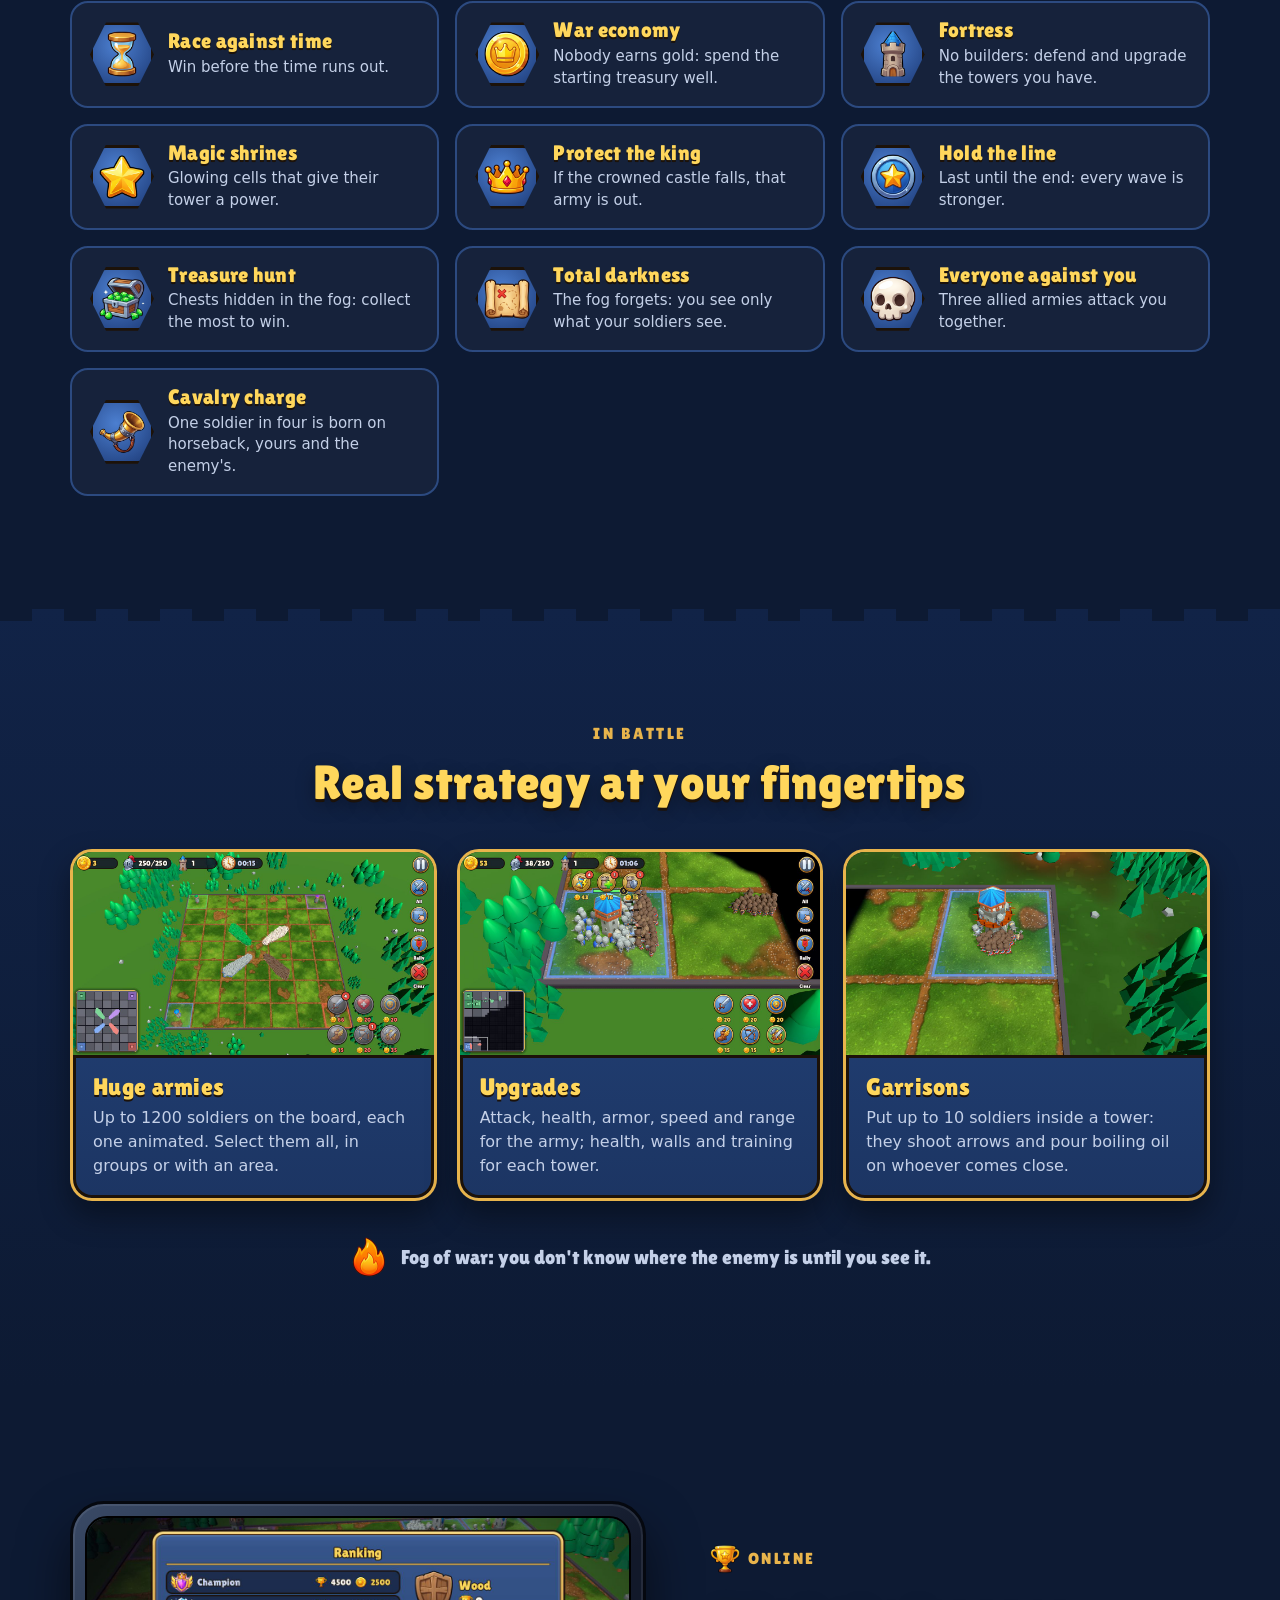
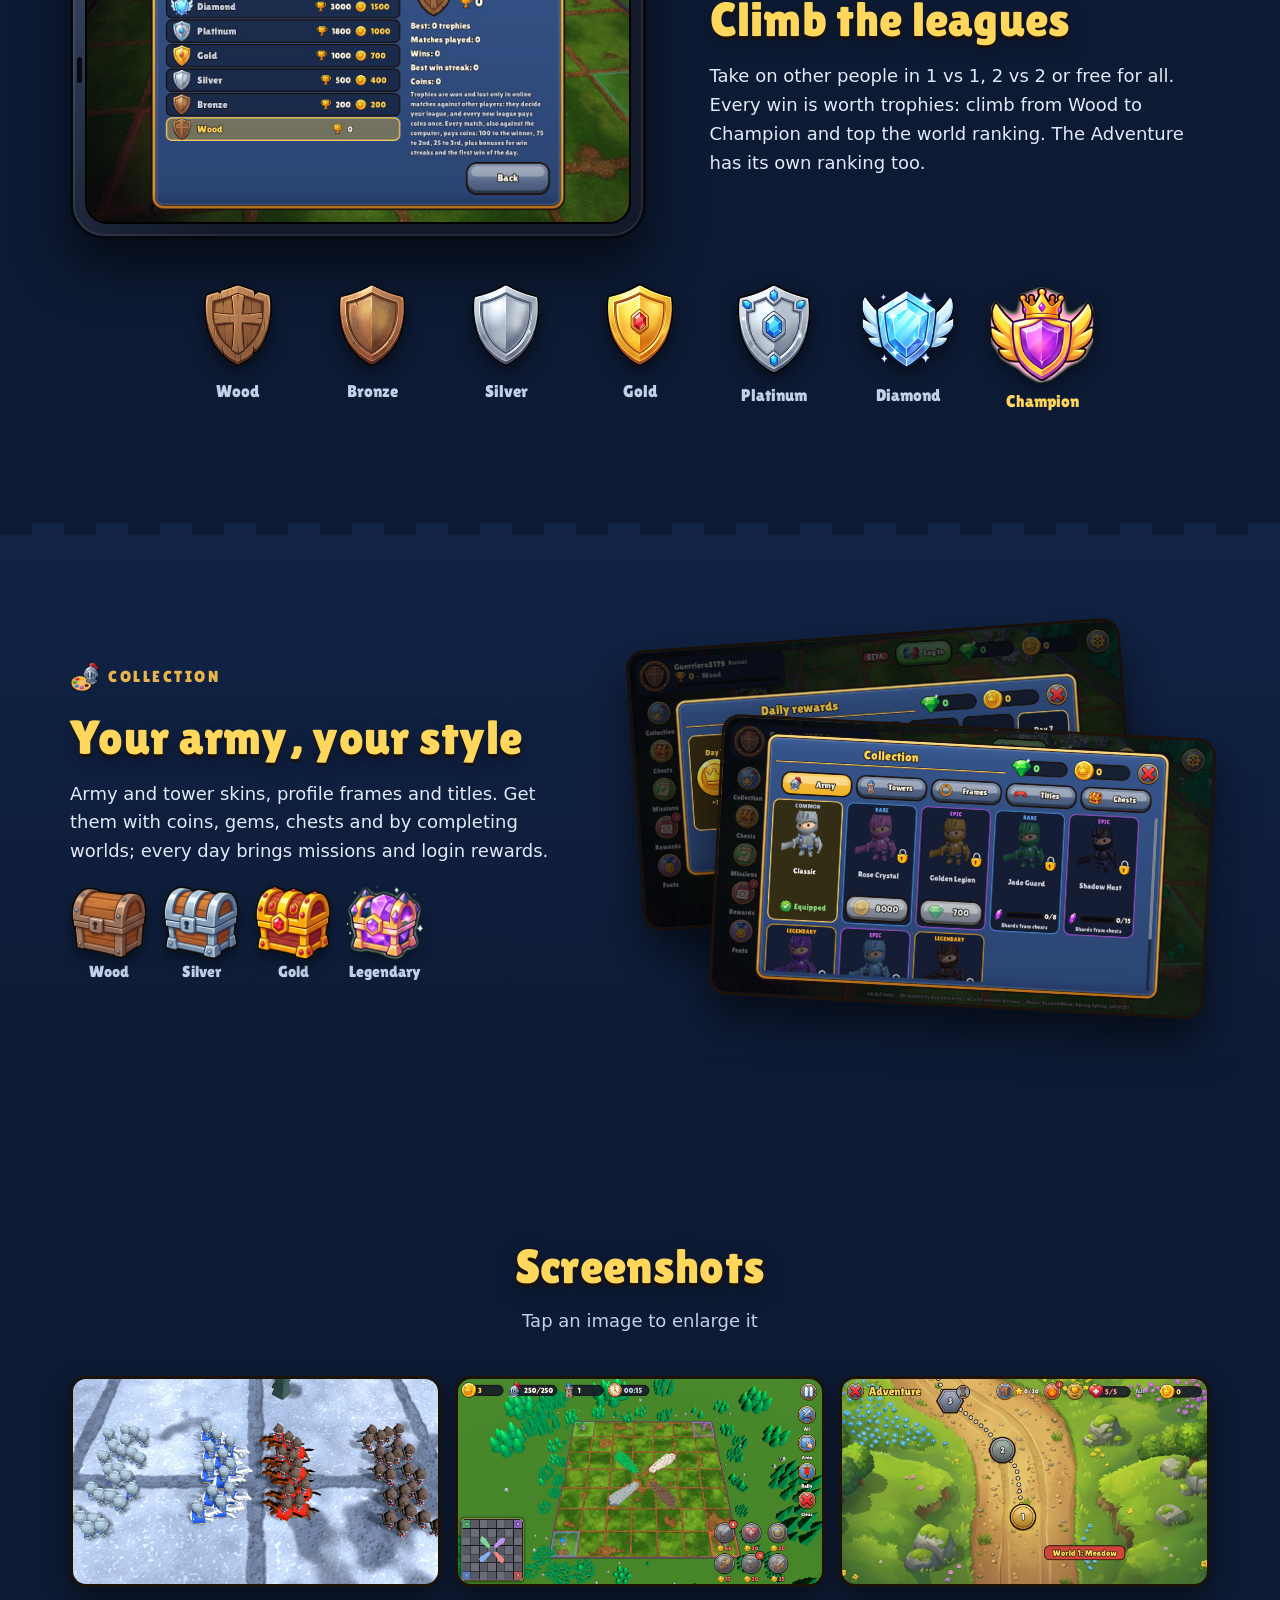
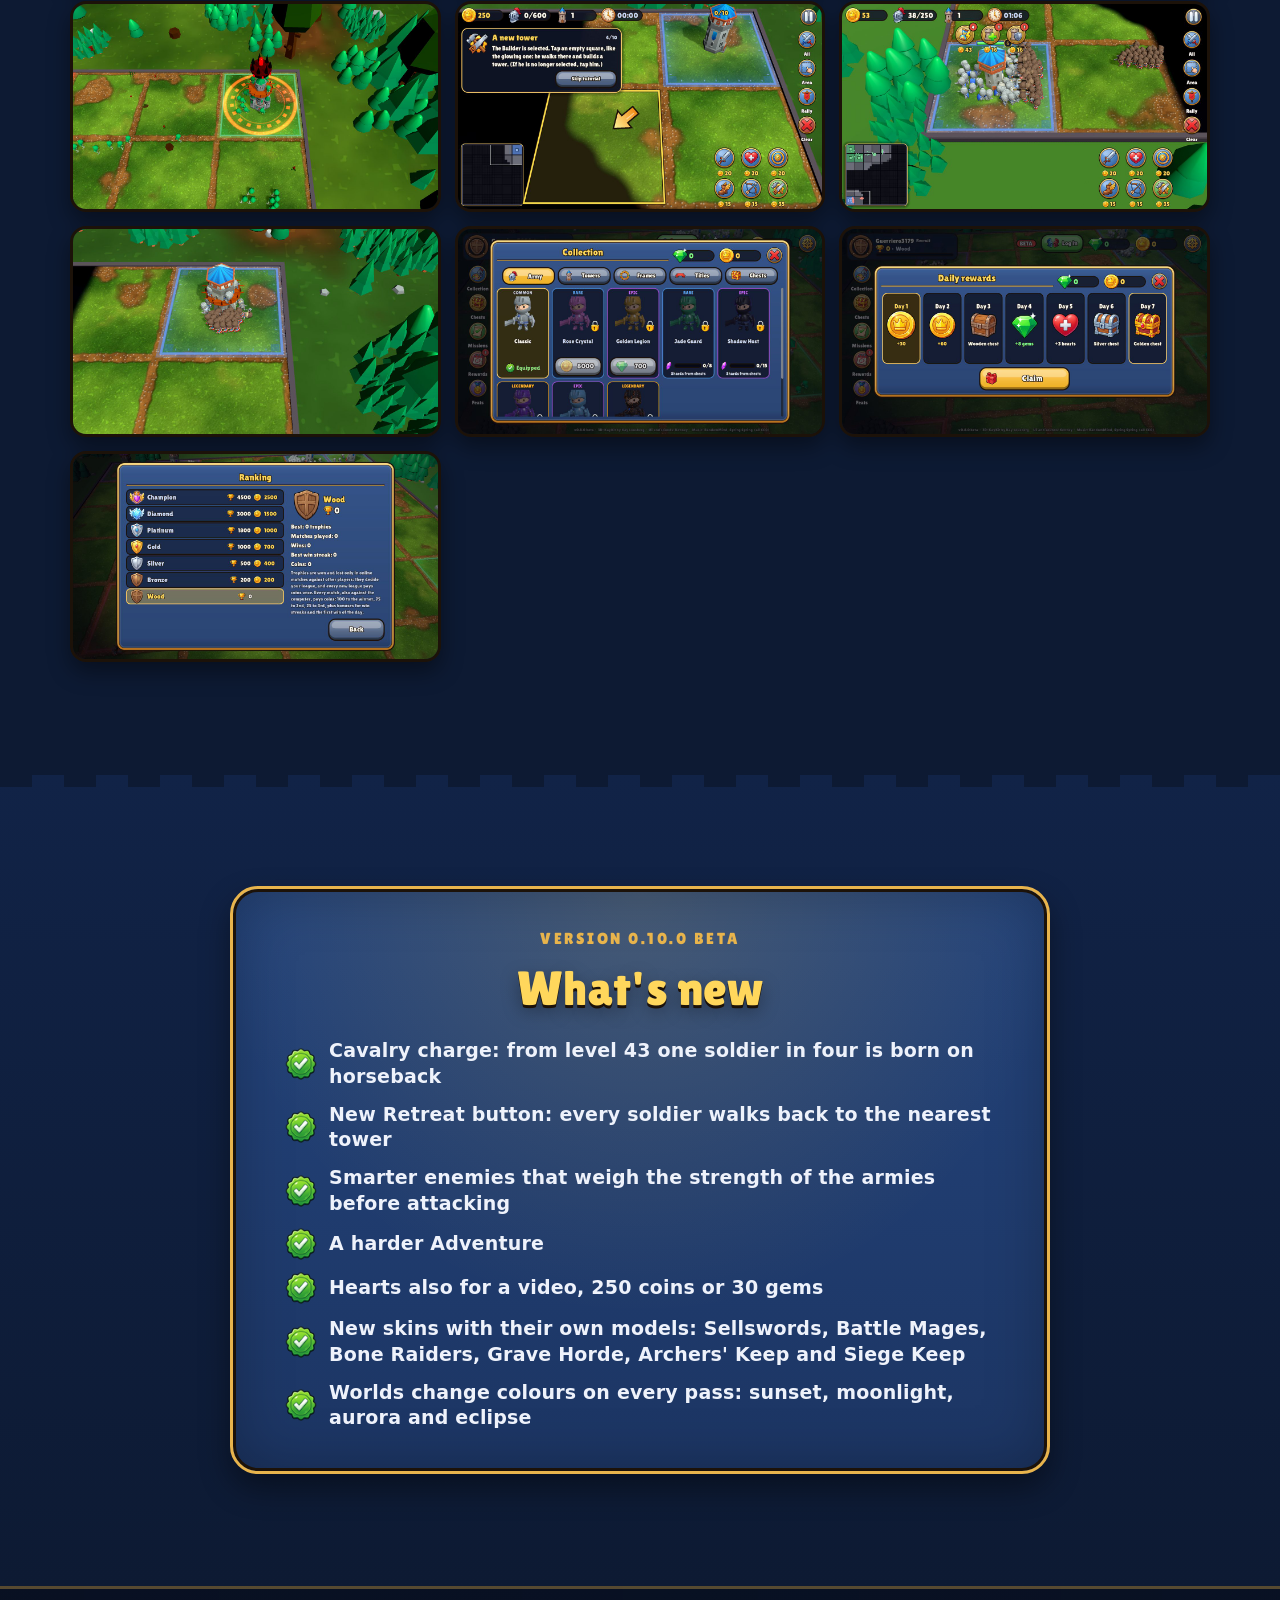
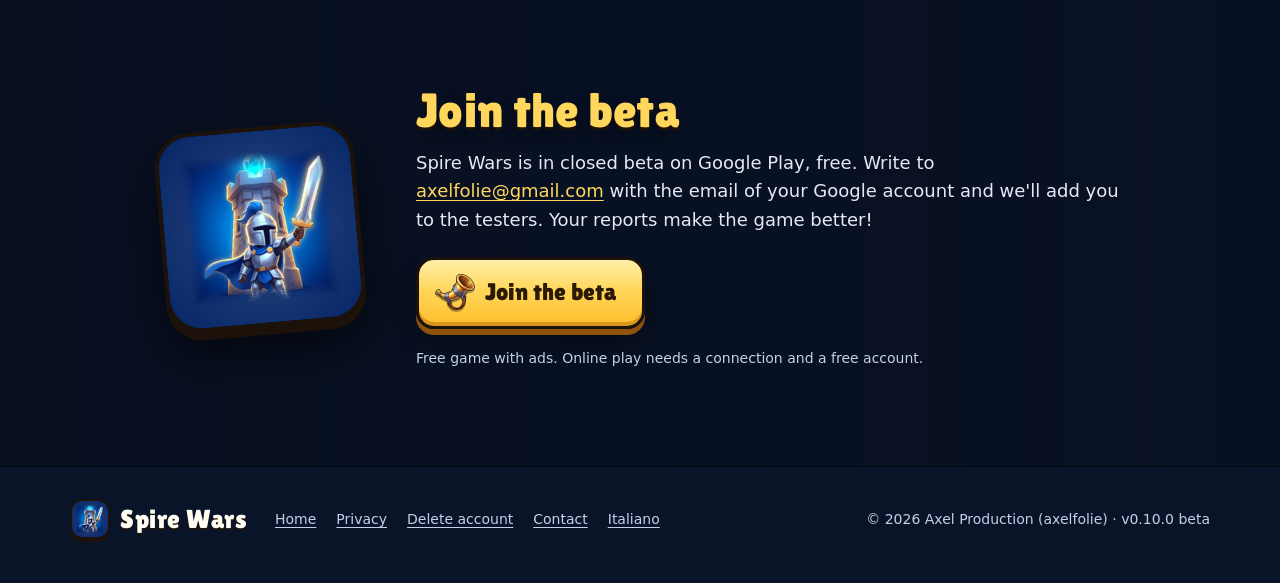
<file: en/index.html>
<!doctype html>
<html lang="en">
<head>
  <meta charset="utf-8" />
  <meta name="viewport" content="width=device-width, initial-scale=1" />
  <title>Spire Wars – Real-time tower strategy</title>
  <meta name="description" content="Lead waves of hundreds of tiny soldiers and take the board tower by tower. Endless Adventure with bosses and cavalry charges, a guided tutorial, 1 vs 1, 2 vs 2 and free for all online." />
  <meta name="theme-color" content="#0d1a33" />
  <meta property="og:type" content="website" />
  <meta property="og:title" content="Spire Wars – Real-time tower strategy" />
  <meta property="og:description" content="Lead waves of hundreds of tiny soldiers and take the board tower by tower. Endless Adventure with bosses and cavalry charges, a guided tutorial, 1 vs 1, 2 vs 2 and free for all online." />
  <meta property="og:image" content="https://spirewars.github.io/assets/social.jpg" />
  <meta name="twitter:card" content="summary_large_image" />
  <link rel="icon" href="../favicon.png" />
  <link rel="alternate" hreflang="it" href="../index.html" />
  <link rel="preload" href="../assets/fonts/LilitaOne-Regular.ttf" as="font" type="font/ttf" crossorigin />
  <link rel="stylesheet" href="../assets/style.css" />
</head>
<body>
  <header class="top">
    <div class="wrap">
      <a class="brand" href="./"><img src="../assets/icon-64.png" alt="" width="40" height="40" /><span>Spire Wars</span></a>
      <nav class="nav" aria-label="Main">
        <a class="hide-sm" href="#gioco">The game</a>
        <a class="hide-sm" href="#avventura">Adventure</a>
        <a class="hide-sm" href="#novita">What's new</a>
        <a href="privacy.html">Privacy</a>
        <a class="lang" href="../index.html" hreflang="it" lang="it">IT</a>
      </nav>
    </div>
  </header>

  <main>
    <section class="hero">
      <div class="hero-art"><img class="hero-bg" src="../assets/hero.jpg" alt="" width="1920" height="814" fetchpriority="high" /></div>
      <div class="wrap hero-in">
        <div class="hero-copy">
          <a class="chip" href="#novita"><span class="badge">BETA</span>New in 0.10.0: the Cavalry charge</a>
          <h1 class="sr">Spire Wars</h1>
          <img class="logo" src="../assets/title.png" alt="Spire Wars" width="900" height="358" />
          <p class="lead">Real-time strategy on a fantasy chessboard: every tower trains soldiers, you lead the waves, found new towers and bring down the enemy's. The last one standing wins!</p>
          <div class="actions">
            <a class="btn" href="mailto:axelfolie@gmail.com?subject=Spire%20Wars%20beta"><img class="bi" src="../assets/icons/war_horn.png" alt="" width="80" height="80" loading="lazy" />Join the beta</a>
            <a class="btn secondary" href="#avventura"><img class="bi" src="../assets/icons/map.png" alt="" width="80" height="80" loading="lazy" />Discover the Adventure</a>
          </div>
        </div>
      </div>
      <div class="wrap">
        <ul class="stats">
          <li><img class="ic" src="../assets/icons/army.png" alt="" width="80" height="80" loading="lazy" /><strong>1200</strong><span>soldiers on the field</span></li>
          <li><img class="ic" src="../assets/icons/map.png" alt="" width="80" height="80" loading="lazy" /><strong>6 worlds</strong><span>endless levels</span></li>
          <li><img class="ic" src="../assets/icons/skull.png" alt="" width="80" height="80" loading="lazy" /><strong>Bosses</strong><span>in their citadels</span></li>
          <li><img class="ic" src="../assets/icons/online.png" alt="" width="80" height="80" loading="lazy" /><strong>Online</strong><span>1v1 · 2v2 · free for all</span></li>
        </ul>
      </div>
    </section>

    <section id="gioco" class="band">
      <div class="wrap">
        <header class="head"><span class="eyebrow">How to play</span><h2>Easy to learn, hard to stop</h2></header>
        <ol class="steps">
          <li class="step">
            <span class="num">1</span><img class="ic big" src="../assets/icons/tower.png" alt="" width="80" height="80" loading="lazy" />
            <h3>Towers train</h3><p>Every tower trains a soldier a second. The more towers you hold, the bigger your army.</p>
          </li>
          <li class="step">
            <span class="num">2</span><img class="ic big" src="../assets/icons/builder.png" alt="" width="80" height="80" loading="lazy" />
            <h3>Found new towers</h3><p>Buy a Builder with gold and send it to a free cell: a new tower rises there.</p>
          </li>
          <li class="step">
            <span class="num">3</span><img class="ic big" src="../assets/icons/swords.png" alt="" width="80" height="80" loading="lazy" />
            <h3>Lead the waves</h3><p>One tap on «All», one tap on the map: your soldiers march and fight everything they meet.</p>
          </li>
          <li class="step">
            <span class="num">4</span><img class="ic big" src="../assets/icons/anvil.png" alt="" width="80" height="80" loading="lazy" />
            <h3>Upgrade and defend</h3><p>Every enemy you defeat gives gold: make your army stronger and put soldiers in your towers to shoot arrows.</p>
          </li>
        </ol>
        <div class="split">
          <div class="device"><img src="../assets/shot_en_tutorial.jpg" alt="The tutorial: a card explains the step and a golden arrow points at the cell to build on" width="1280" height="720" loading="lazy" /></div>
          <div class="copy">
            <span class="tag">Getting started</span>
            <h2>The tutorial takes you by the hand</h2>
            <p>Before level 1, a real guided match in 10 steps: a card tells you what to do, a golden arrow shows what to tap and the enemy waits until you are ready. Skip it, or replay it any time from «How to play».</p>
            <ul class="ticks"><li><img class="tick" src="../assets/icons/check.png" alt="" width="80" height="80" loading="lazy" />10 steps in a real match</li><li><img class="tick" src="../assets/icons/check.png" alt="" width="80" height="80" loading="lazy" />Arrows on buttons, towers and cells</li><li><img class="tick" src="../assets/icons/check.png" alt="" width="80" height="80" loading="lazy" />50 coins on the first win</li></ul>
          </div>
        </div>
      </div>
    </section>

    <section id="avventura" class="band alt">
      <div class="wrap">
        <div class="split rev">
          <div class="device tilt"><img src="../assets/shot_en_map.jpg" alt="The Adventure map in the Meadow world, with the path and the levels" width="1280" height="720" loading="lazy" /></div>
          <div class="copy">
            <span class="eyebrow">Adventure</span>
            <h2>A map that never ends</h2>
            <p>Follow the path level after level through six worlds that come back harder every time. Each level gives up to three stars, stars fill chests and every ten levels a boss is waiting.</p>
            <ul class="points">
            <li><img class="ic" src="../assets/icons/star.png" alt="" width="80" height="80" loading="lazy" /><div><strong>Three stars per level</strong><span>win, keep your towers, lose few</span></div></li>
            <li><img class="ic" src="../assets/icons/hp.png" alt="" width="80" height="80" loading="lazy" /><div><strong>Hearts</strong><span>five tries that refill over time</span></div></li>
            <li><img class="ic" src="../assets/icons/chest_gold.png" alt="" width="80" height="80" loading="lazy" /><div><strong>Chests</strong><span>coins, gems and skin pieces</span></div></li>
            </ul>
          </div>
        </div>
        <h3 class="sub">Six worlds, six bosses</h3>
        <ul class="worlds">
          <li class="world">
            <img class="wbg" src="../assets/world_0.jpg" alt="" width="640" height="480" loading="lazy" />
            <span class="wnum">World 1</span>
            <strong>Meadow</strong>
            <span class="boss"><img class="sk" src="../assets/icons/skull.png" alt="" width="80" height="80" loading="lazy" />the Thornwood Warden</span>
          </li>
          <li class="world">
            <img class="wbg" src="../assets/world_1.jpg" alt="" width="640" height="480" loading="lazy" />
            <span class="wnum">World 2</span>
            <strong>Desert</strong>
            <span class="boss"><img class="sk" src="../assets/icons/skull.png" alt="" width="80" height="80" loading="lazy" />the Sand Sultan</span>
          </li>
          <li class="world">
            <img class="wbg" src="../assets/world_2.jpg" alt="" width="640" height="480" loading="lazy" />
            <span class="wnum">World 3</span>
            <strong>Red Canyon</strong>
            <span class="boss"><img class="sk" src="../assets/icons/skull.png" alt="" width="80" height="80" loading="lazy" />the Red Gorge Warlord</span>
          </li>
          <li class="world">
            <img class="wbg" src="../assets/world_3.jpg" alt="" width="640" height="480" loading="lazy" />
            <span class="wnum">World 4</span>
            <strong>Swamp</strong>
            <span class="boss"><img class="sk" src="../assets/icons/skull.png" alt="" width="80" height="80" loading="lazy" />the Bog Witch</span>
          </li>
          <li class="world">
            <img class="wbg" src="../assets/world_4.jpg" alt="" width="640" height="480" loading="lazy" />
            <span class="wnum">World 5</span>
            <strong>Snowlands</strong>
            <span class="boss"><img class="sk" src="../assets/icons/skull.png" alt="" width="80" height="80" loading="lazy" />the Frost Jarl</span>
          </li>
          <li class="world">
            <img class="wbg" src="../assets/world_5.jpg" alt="" width="640" height="480" loading="lazy" />
            <span class="wnum">World 6</span>
            <strong>Volcano</strong>
            <span class="boss"><img class="sk" src="../assets/icons/skull.png" alt="" width="80" height="80" loading="lazy" />the Ash King</span>
          </li>
        </ul>
      </div>
    </section>

    <section class="boss-band">
      <div class="wrap split">
        <div class="device glow"><img src="../assets/shot_en_boss.jpg" alt="The Thornwood Warden's citadel with its red rune circle and archers" width="1280" height="720" loading="lazy" /></div>
        <div class="copy">
          <span class="eyebrow red"><img class="ei" src="../assets/icons/skull.png" alt="" width="80" height="80" loading="lazy" />Bosses</span>
          <h2>Bring down the citadel</h2>
          <p>Every world ends with a named boss ruling from a citadel: double health, armor, archers on the walls and a lieutenant at its side. The music turns grim, the name glows above the walls… and the first win gives a gold chest and gems.</p>
        </div>
      </div>
    </section>

    <section id="cavalleria" class="band alt">
      <div class="wrap split rev">
        <div class="device"><img src="../assets/shot_cavalry.jpg" alt="Two lines of riders, white and blue against brown and red, clash on the snow ahead of the foot soldiers" width="1280" height="720" loading="lazy" /></div>
        <div class="copy">
          <span class="tag">New</span>
          <h2>Cavalry charge</h2>
          <p>From level 43 one soldier in four is born on horseback, yours and the enemy's. A rider is stronger and worth double gold, but horses don't fit in towers: they stand guard outside.</p>
          <ul class="ticks"><li><img class="tick" src="../assets/icons/check.png" alt="" width="80" height="80" loading="lazy" />Health ×2.2, speed ×1.6, damage ×1.3</li><li><img class="tick" src="../assets/icons/check.png" alt="" width="80" height="80" loading="lazy" />Eight armies in the saddle, each with its own horse</li><li><img class="tick" src="../assets/icons/check.png" alt="" width="80" height="80" loading="lazy" />Caparisons in the team's colour</li><li><img class="tick" src="../assets/icons/check.png" alt="" width="80" height="80" loading="lazy" />Spectral horses for the undead</li></ul>
        </div>
      </div>
    </section>

    <section class="band">
      <div class="wrap">
        <header class="head"><span class="eyebrow">Special modes</span><h2>Every level, a new challenge</h2><p>Besides classic conquest, special levels change the rules: spot them on the map by their hexagonal gem.</p></header>
        <ul class="modes">
          <li class="mode"><img class="ic" src="../assets/icons/hourglass.png" alt="" width="80" height="80" loading="lazy" /><div><h3>Race against time</h3><p>Win before the time runs out.</p></div></li>
          <li class="mode"><img class="ic" src="../assets/icons/coin.png" alt="" width="80" height="80" loading="lazy" /><div><h3>War economy</h3><p>Nobody earns gold: spend the starting treasury well.</p></div></li>
          <li class="mode"><img class="ic" src="../assets/icons/tower.png" alt="" width="80" height="80" loading="lazy" /><div><h3>Fortress</h3><p>No builders: defend and upgrade the towers you have.</p></div></li>
          <li class="mode"><img class="ic" src="../assets/icons/star.png" alt="" width="80" height="80" loading="lazy" /><div><h3>Magic shrines</h3><p>Glowing cells that give their tower a power.</p></div></li>
          <li class="mode"><img class="ic" src="../assets/icons/crown.png" alt="" width="80" height="80" loading="lazy" /><div><h3>Protect the king</h3><p>If the crowned castle falls, that army is out.</p></div></li>
          <li class="mode"><img class="ic" src="../assets/icons/shield_star.png" alt="" width="80" height="80" loading="lazy" /><div><h3>Hold the line</h3><p>Last until the end: every wave is stronger.</p></div></li>
          <li class="mode"><img class="ic" src="../assets/icons/gem_chest.png" alt="" width="80" height="80" loading="lazy" /><div><h3>Treasure hunt</h3><p>Chests hidden in the fog: collect the most to win.</p></div></li>
          <li class="mode"><img class="ic" src="../assets/icons/map.png" alt="" width="80" height="80" loading="lazy" /><div><h3>Total darkness</h3><p>The fog forgets: you see only what your soldiers see.</p></div></li>
          <li class="mode"><img class="ic" src="../assets/icons/skull.png" alt="" width="80" height="80" loading="lazy" /><div><h3>Everyone against you</h3><p>Three allied armies attack you together.</p></div></li>
          <li class="mode"><img class="ic" src="../assets/icons/war_horn.png" alt="" width="80" height="80" loading="lazy" /><div><h3>Cavalry charge</h3><p>One soldier in four is born on horseback, yours and the enemy's.</p></div></li>
        </ul>
      </div>
    </section>

    <section class="band alt">
      <div class="wrap">
        <header class="head"><span class="eyebrow">In battle</span><h2>Real strategy at your fingertips</h2></header>
        <div class="medias">
          <figure class="media">
            <a href="../assets/shot_en_battle.jpg"><img src="../assets/shot_en_battle.jpg" alt="Four armies clash in the middle of the board" width="1280" height="720" loading="lazy" /></a>
            <figcaption><h3>Huge armies</h3><p>Up to 1200 soldiers on the board, each one animated. Select them all, in groups or with an area.</p></figcaption>
          </figure>
          <figure class="media">
            <a href="../assets/shot_en_upgrades.jpg"><img src="../assets/shot_en_upgrades.jpg" alt="A tower with its upgrade buttons above it" width="1280" height="720" loading="lazy" /></a>
            <figcaption><h3>Upgrades</h3><p>Attack, health, armor, speed and range for the army; health, walls and training for each tower.</p></figcaption>
          </figure>
          <figure class="media">
            <a href="../assets/shot_garrison.jpg"><img src="../assets/shot_garrison.jpg" alt="A tower with soldiers on its walls holds back an enemy wave" width="1280" height="720" loading="lazy" /></a>
            <figcaption><h3>Garrisons</h3><p>Put up to 10 soldiers inside a tower: they shoot arrows and pour boiling oil on whoever comes close.</p></figcaption>
          </figure>
        </div>
        <p class="fog"><img class="ic" src="../assets/icons/flame.png" alt="" width="80" height="80" loading="lazy" />Fog of war: you don't know where the enemy is until you see it.</p>
      </div>
    </section>

    <section class="band">
      <div class="wrap split">
        <div class="device"><img src="../assets/shot_en_ranking.jpg" alt="The leagues of the online ranking" width="1280" height="720" loading="lazy" /></div>
        <div class="copy">
          <span class="eyebrow"><img class="ei" src="../assets/icons/trophy.png" alt="" width="80" height="80" loading="lazy" />Online</span>
          <h2>Climb the leagues</h2>
          <p>Take on other people in 1 vs 1, 2 vs 2 or free for all. Every win is worth trophies: climb from Wood to Champion and top the world ranking. The Adventure has its own ranking too.</p>
        </div>
      </div>
      <div class="wrap">
        <ul class="leagues">
          <li><img class="lg" src="../assets/icons/league_0.png" alt="" width="80" height="80" loading="lazy" /><span>Wood</span></li>
          <li><img class="lg" src="../assets/icons/league_1.png" alt="" width="80" height="80" loading="lazy" /><span>Bronze</span></li>
          <li><img class="lg" src="../assets/icons/league_2.png" alt="" width="80" height="80" loading="lazy" /><span>Silver</span></li>
          <li><img class="lg" src="../assets/icons/league_3.png" alt="" width="80" height="80" loading="lazy" /><span>Gold</span></li>
          <li><img class="lg" src="../assets/icons/league_4.png" alt="" width="80" height="80" loading="lazy" /><span>Platinum</span></li>
          <li><img class="lg" src="../assets/icons/league_5.png" alt="" width="80" height="80" loading="lazy" /><span>Diamond</span></li>
          <li><img class="lg" src="../assets/icons/league_6.png" alt="" width="80" height="80" loading="lazy" /><span>Champion</span></li>
        </ul>
      </div>
    </section>

    <section class="band alt">
      <div class="wrap split rev">
        <div class="stack">
          <img class="back" src="../assets/shot_en_daily.jpg" alt="The seven-day login rewards" width="1280" height="720" loading="lazy" />
          <img class="front" src="../assets/shot_en_collection.jpg" alt="The army skin collection" width="1280" height="720" loading="lazy" />
        </div>
        <div class="copy">
          <span class="eyebrow"><img class="ei" src="../assets/icons/collection.png" alt="" width="80" height="80" loading="lazy" />Collection</span>
          <h2>Your army, your style</h2>
          <p>Army and tower skins, profile frames and titles. Get them with coins, gems, chests and by completing worlds; every day brings missions and login rewards.</p>
          <ul class="chests">
          <li><img class="ch" src="../assets/icons/chest_wood.png" alt="" width="80" height="80" loading="lazy" /><span>Wood</span></li>
          <li><img class="ch" src="../assets/icons/chest_silver.png" alt="" width="80" height="80" loading="lazy" /><span>Silver</span></li>
          <li><img class="ch" src="../assets/icons/chest_gold.png" alt="" width="80" height="80" loading="lazy" /><span>Gold</span></li>
          <li><img class="ch" src="../assets/icons/chest_legendary.png" alt="" width="80" height="80" loading="lazy" /><span>Legendary</span></li>
          </ul>
        </div>
      </div>
    </section>

    <section class="band">
      <div class="wrap">
        <header class="head"><h2>Screenshots</h2><p>Tap an image to enlarge it</p></header>
        <div class="gallery">
          <a href="../assets/shot_cavalry.jpg"><img src="../assets/shot_cavalry.jpg" alt="Two lines of riders, white and blue against brown and red, clash on the snow ahead of the foot soldiers" width="1280" height="720" loading="lazy" /></a>
          <a href="../assets/shot_en_battle.jpg"><img src="../assets/shot_en_battle.jpg" alt="Four armies clash in the middle of the board" width="1280" height="720" loading="lazy" /></a>
          <a href="../assets/shot_en_map.jpg"><img src="../assets/shot_en_map.jpg" alt="The Adventure map in the Meadow world, with the path and the levels" width="1280" height="720" loading="lazy" /></a>
          <a href="../assets/shot_en_boss.jpg"><img src="../assets/shot_en_boss.jpg" alt="The Thornwood Warden's citadel with its red rune circle and archers" width="1280" height="720" loading="lazy" /></a>
          <a href="../assets/shot_en_tutorial.jpg"><img src="../assets/shot_en_tutorial.jpg" alt="The tutorial: a card explains the step and a golden arrow points at the cell to build on" width="1280" height="720" loading="lazy" /></a>
          <a href="../assets/shot_en_upgrades.jpg"><img src="../assets/shot_en_upgrades.jpg" alt="A tower with its upgrade buttons above it" width="1280" height="720" loading="lazy" /></a>
          <a href="../assets/shot_garrison.jpg"><img src="../assets/shot_garrison.jpg" alt="A tower with soldiers on its walls holds back an enemy wave" width="1280" height="720" loading="lazy" /></a>
          <a href="../assets/shot_en_collection.jpg"><img src="../assets/shot_en_collection.jpg" alt="The army skin collection" width="1280" height="720" loading="lazy" /></a>
          <a href="../assets/shot_en_daily.jpg"><img src="../assets/shot_en_daily.jpg" alt="The seven-day login rewards" width="1280" height="720" loading="lazy" /></a>
          <a href="../assets/shot_en_ranking.jpg"><img src="../assets/shot_en_ranking.jpg" alt="The leagues of the online ranking" width="1280" height="720" loading="lazy" /></a>
        </div>
      </div>
    </section>

    <section id="novita" class="band alt">
      <div class="wrap">
        <div class="scroll">
          <span class="eyebrow">Version 0.10.0 beta</span>
          <h2>What's new</h2>
          <ul class="ticks news">
          <li><img class="tick" src="../assets/icons/check.png" alt="" width="80" height="80" loading="lazy" />Cavalry charge: from level 43 one soldier in four is born on horseback</li>
          <li><img class="tick" src="../assets/icons/check.png" alt="" width="80" height="80" loading="lazy" />New Retreat button: every soldier walks back to the nearest tower</li>
          <li><img class="tick" src="../assets/icons/check.png" alt="" width="80" height="80" loading="lazy" />Smarter enemies that weigh the strength of the armies before attacking</li>
          <li><img class="tick" src="../assets/icons/check.png" alt="" width="80" height="80" loading="lazy" />A harder Adventure</li>
          <li><img class="tick" src="../assets/icons/check.png" alt="" width="80" height="80" loading="lazy" />Hearts also for a video, 250 coins or 30 gems</li>
          <li><img class="tick" src="../assets/icons/check.png" alt="" width="80" height="80" loading="lazy" />New skins with their own models: Sellswords, Battle Mages, Bone Raiders, Grave Horde, Archers' Keep and Siege Keep</li>
          <li><img class="tick" src="../assets/icons/check.png" alt="" width="80" height="80" loading="lazy" />Worlds change colours on every pass: sunset, moonlight, aurora and eclipse</li>
          </ul>
        </div>
      </div>
    </section>

    <section class="join">
      <div class="wrap join-in">
        <img class="app" src="../assets/icon-256.png" alt="" width="256" height="256" loading="lazy" />
        <div>
          <h2>Join the beta</h2>
          <p>Spire Wars is in closed beta on Google Play, free. Write to <a href="mailto:axelfolie@gmail.com?subject=Spire%20Wars%20beta">axelfolie@gmail.com</a> with the email of your Google account and we'll add you to the testers. Your reports make the game better!</p>
          <a class="btn" href="mailto:axelfolie@gmail.com?subject=Spire%20Wars%20beta"><img class="bi" src="../assets/icons/war_horn.png" alt="" width="80" height="80" loading="lazy" />Join the beta</a>
          <p class="small">Free game with ads. Online play needs a connection and a free account.</p>
        </div>
      </div>
    </section>
  </main>

  <footer>
    <div class="wrap foot">
      <a class="brand" href="./"><img src="../assets/icon-64.png" alt="" width="40" height="40" loading="lazy" /><span>Spire Wars</span></a>
      <nav aria-label="Legal">
        <a href="./">Home</a>
        <a href="privacy.html">Privacy</a>
        <a href="delete-account.html">Delete account</a>
        <a href="mailto:axelfolie@gmail.com">Contact</a>
        <a href="../index.html" hreflang="it" lang="it">Italiano</a>
      </nav>
      <p>© 2026 Axel Production (axelfolie) · v0.10.0 beta</p>
    </div>
  </footer>
</body>
</html>
</file>
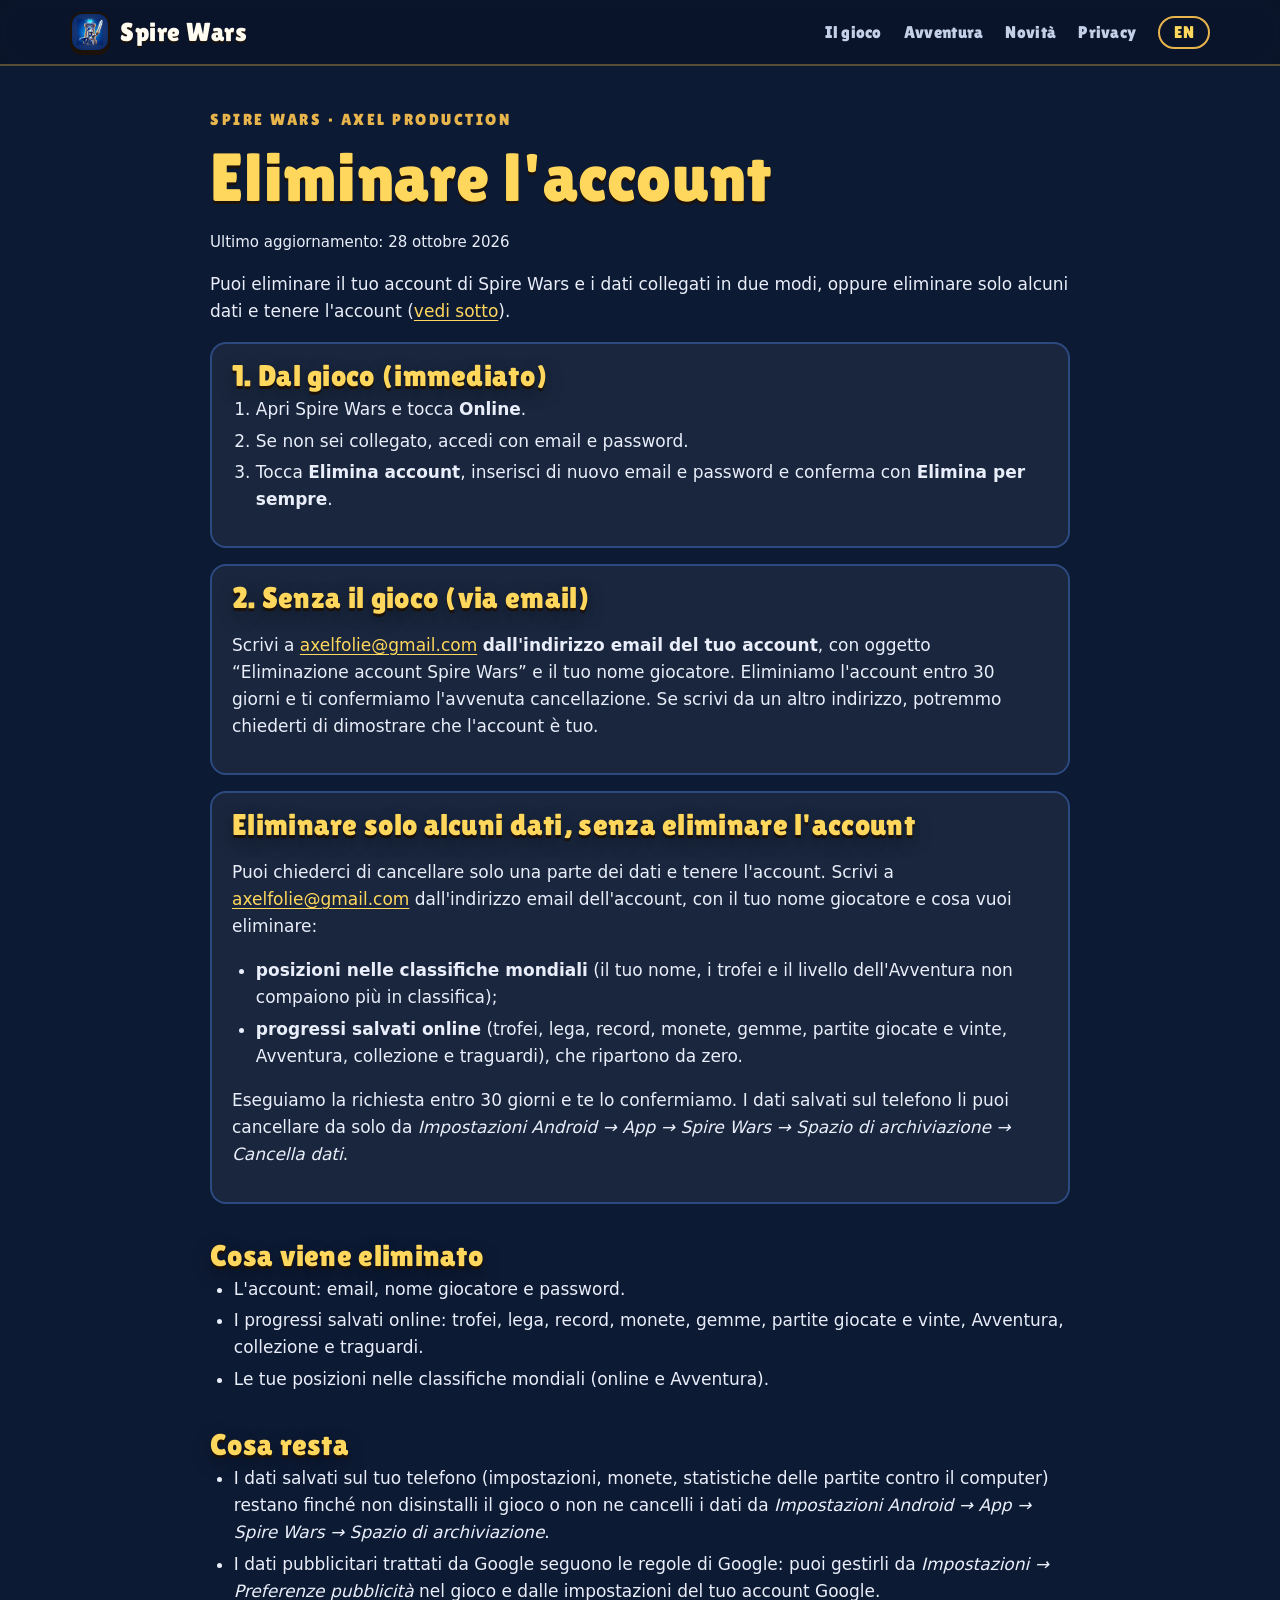
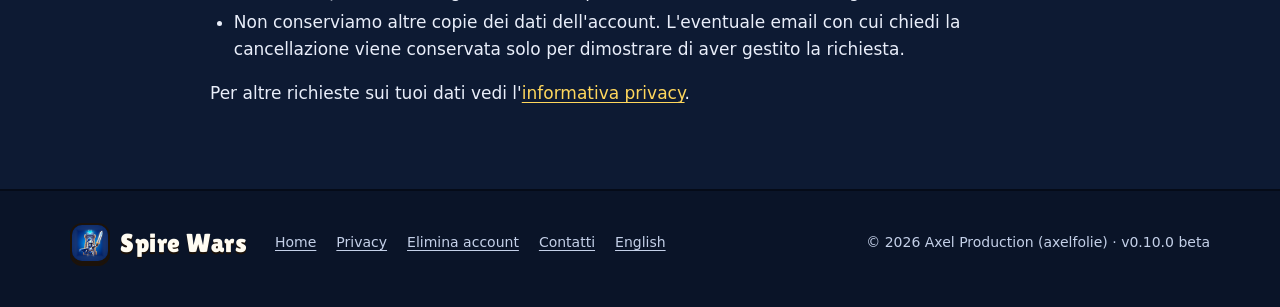
<file: delete-account.html>
<!doctype html>
<html lang="it">
<head>
  <meta charset="utf-8" />
  <meta name="viewport" content="width=device-width, initial-scale=1" />
  <title>Eliminare l'account – Spire Wars</title>
  <meta name="description" content="Come eliminare l'account di Spire Wars e i dati collegati." />
  <meta name="theme-color" content="#0d1a33" />
  <meta property="og:type" content="website" />
  <meta property="og:title" content="Eliminare l'account – Spire Wars" />
  <meta property="og:description" content="Come eliminare l'account di Spire Wars e i dati collegati." />
  <meta property="og:image" content="https://spirewars.github.io/assets/social.jpg" />
  <meta name="twitter:card" content="summary_large_image" />
  <link rel="icon" href="favicon.png" />
  <link rel="alternate" hreflang="en" href="en/delete-account.html" />
  <link rel="preload" href="assets/fonts/LilitaOne-Regular.ttf" as="font" type="font/ttf" crossorigin />
  <link rel="stylesheet" href="assets/style.css" />
</head>
<body>
  <header class="top">
    <div class="wrap">
      <a class="brand" href="./"><img src="assets/icon-64.png" alt="" width="40" height="40" /><span>Spire Wars</span></a>
      <nav class="nav" aria-label="Principale">
        <a class="hide-sm" href="./#gioco">Il gioco</a>
        <a class="hide-sm" href="./#avventura">Avventura</a>
        <a class="hide-sm" href="./#novita">Novità</a>
        <a href="privacy.html">Privacy</a>
        <a class="lang" href="en/delete-account.html" hreflang="en" lang="en">EN</a>
      </nav>
    </div>
  </header>

  <main class="doc">
    <div class="wrap">
      <span class="eyebrow">Spire Wars · Axel Production</span>
      <h1>Eliminare l'account</h1>
      <p class="updated">Ultimo aggiornamento: 28 ottobre 2026</p>
      <p>Puoi eliminare il tuo account di Spire Wars e i dati collegati in due modi, oppure eliminare solo alcuni dati e tenere l'account (<a href="#dati">vedi sotto</a>).</p>

      <div class="box">
        <h2 style="margin-top:0">1. Dal gioco (immediato)</h2>
        <ol>
          <li>Apri Spire Wars e tocca <strong>Online</strong>.</li>
          <li>Se non sei collegato, accedi con email e password.</li>
          <li>Tocca <strong>Elimina account</strong>, inserisci di nuovo email e password e conferma con <strong>Elimina per sempre</strong>.</li>
        </ol>
      </div>

      <div class="box">
        <h2 style="margin-top:0">2. Senza il gioco (via email)</h2>
        <p>Scrivi a <a href="mailto:axelfolie@gmail.com?subject=Eliminazione%20account%20Spire%20Wars">axelfolie@gmail.com</a> <strong>dall'indirizzo email del tuo account</strong>, con oggetto “Eliminazione account Spire Wars” e il tuo nome giocatore. Eliminiamo l'account entro 30 giorni e ti confermiamo l'avvenuta cancellazione. Se scrivi da un altro indirizzo, potremmo chiederti di dimostrare che l'account è tuo.</p>
      </div>

      <div class="box" id="dati">
        <h2 style="margin-top:0">Eliminare solo alcuni dati, senza eliminare l'account</h2>
        <p>Puoi chiederci di cancellare solo una parte dei dati e tenere l'account. Scrivi a <a href="mailto:axelfolie@gmail.com?subject=Spire%20Wars%20eliminazione%20dati">axelfolie@gmail.com</a> dall'indirizzo email dell'account, con il tuo nome giocatore e cosa vuoi eliminare:</p>
        <ul>
          <li><strong>posizioni nelle classifiche mondiali</strong> (il tuo nome, i trofei e il livello dell'Avventura non compaiono più in classifica);</li>
          <li><strong>progressi salvati online</strong> (trofei, lega, record, monete, gemme, partite giocate e vinte, Avventura, collezione e traguardi), che ripartono da zero.</li>
        </ul>
        <p>Eseguiamo la richiesta entro 30 giorni e te lo confermiamo. I dati salvati sul telefono li puoi cancellare da solo da <em>Impostazioni Android → App → Spire Wars → Spazio di archiviazione → Cancella dati</em>.</p>
      </div>

      <h2>Cosa viene eliminato</h2>
      <ul>
        <li>L'account: email, nome giocatore e password.</li>
        <li>I progressi salvati online: trofei, lega, record, monete, gemme, partite giocate e vinte, Avventura, collezione e traguardi.</li>
        <li>Le tue posizioni nelle classifiche mondiali (online e Avventura).</li>
      </ul>
      <h2>Cosa resta</h2>
      <ul>
        <li>I dati salvati sul tuo telefono (impostazioni, monete, statistiche delle partite contro il computer) restano finché non disinstalli il gioco o non ne cancelli i dati da <em>Impostazioni Android → App → Spire Wars → Spazio di archiviazione</em>.</li>
        <li>I dati pubblicitari trattati da Google seguono le regole di Google: puoi gestirli da <em>Impostazioni → Preferenze pubblicità</em> nel gioco e dalle impostazioni del tuo account Google.</li>
        <li>Non conserviamo altre copie dei dati dell'account. L'eventuale email con cui chiedi la cancellazione viene conservata solo per dimostrare di aver gestito la richiesta.</li>
      </ul>
      <p>Per altre richieste sui tuoi dati vedi l'<a href="privacy.html">informativa privacy</a>.</p>
    </div>
  </main>

  <footer>
    <div class="wrap foot">
      <a class="brand" href="./"><img src="assets/icon-64.png" alt="" width="40" height="40" loading="lazy" /><span>Spire Wars</span></a>
      <nav aria-label="Note legali">
        <a href="./">Home</a>
        <a href="privacy.html">Privacy</a>
        <a href="delete-account.html">Elimina account</a>
        <a href="mailto:axelfolie@gmail.com">Contatti</a>
        <a href="en/delete-account.html" hreflang="en" lang="en">English</a>
      </nav>
      <p>© 2026 Axel Production (axelfolie) · v0.10.0 beta</p>
    </div>
  </footer>
</body>
</html>
</file>
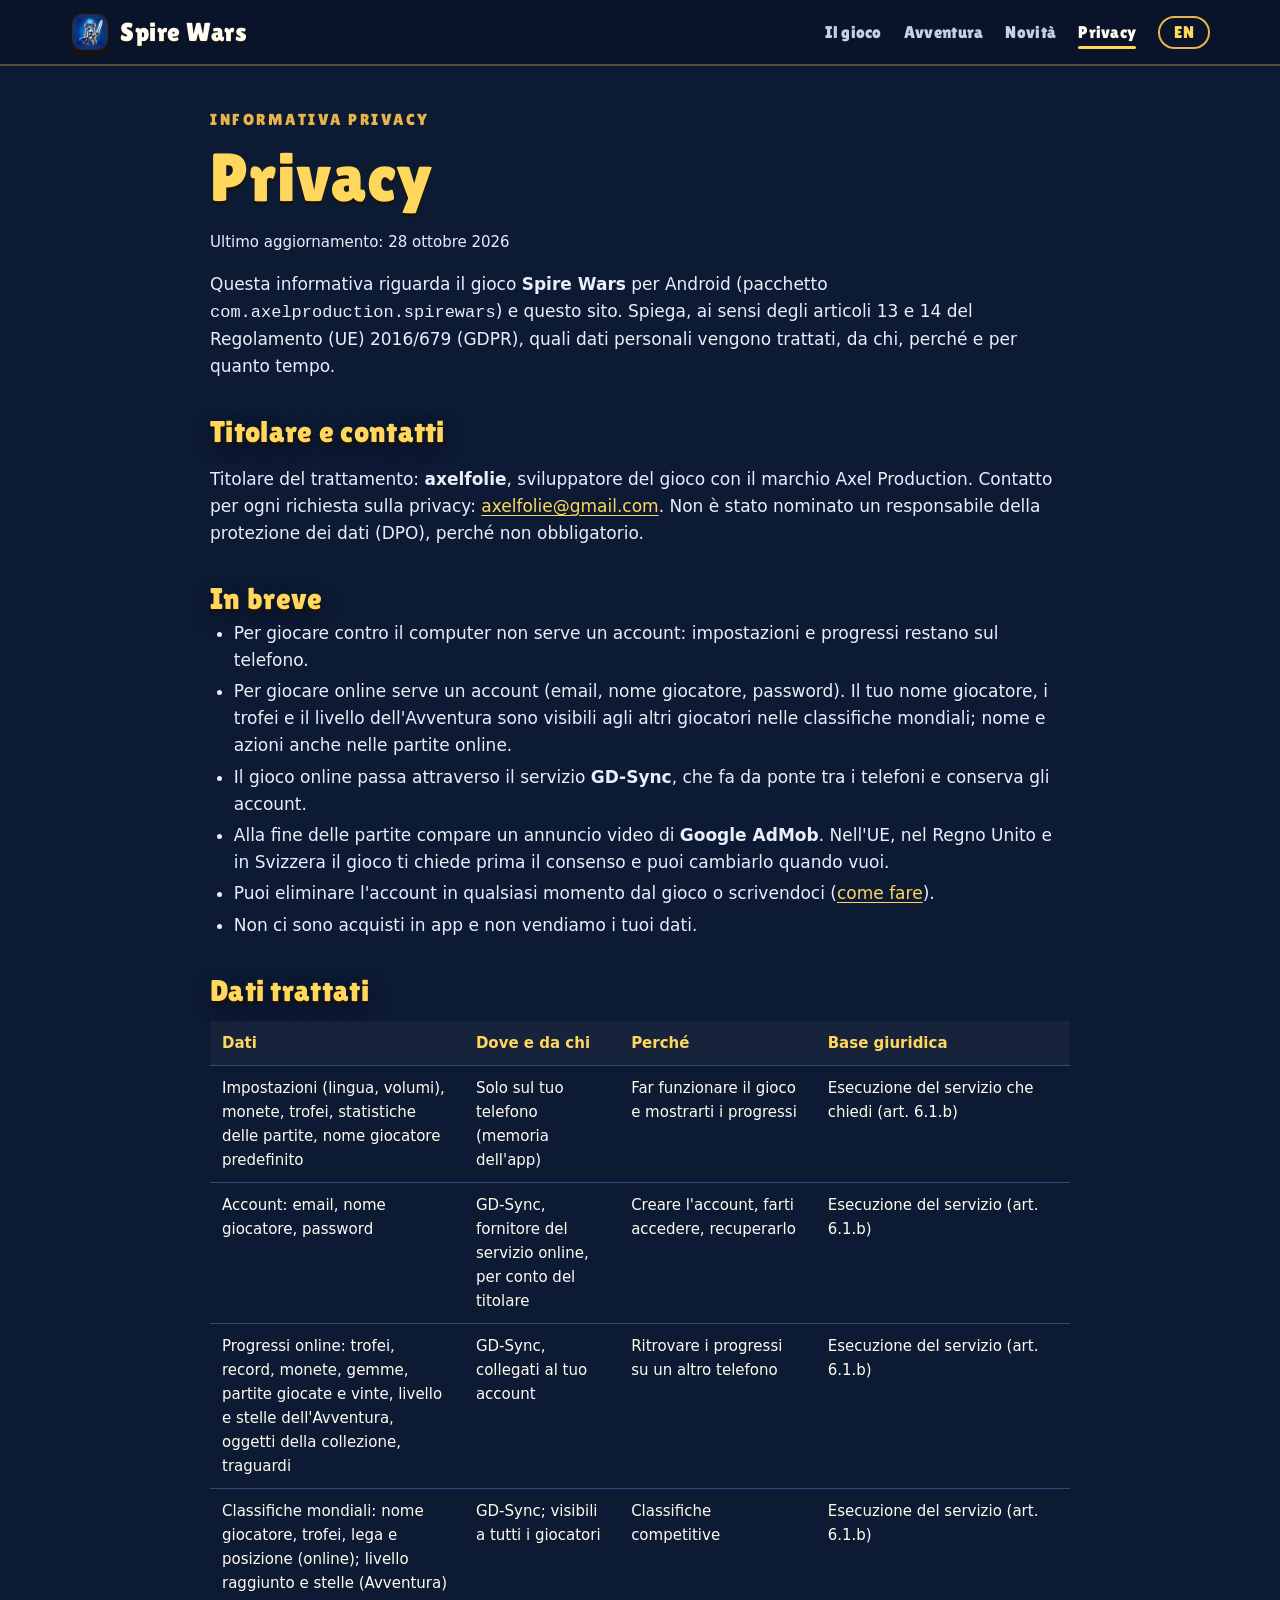
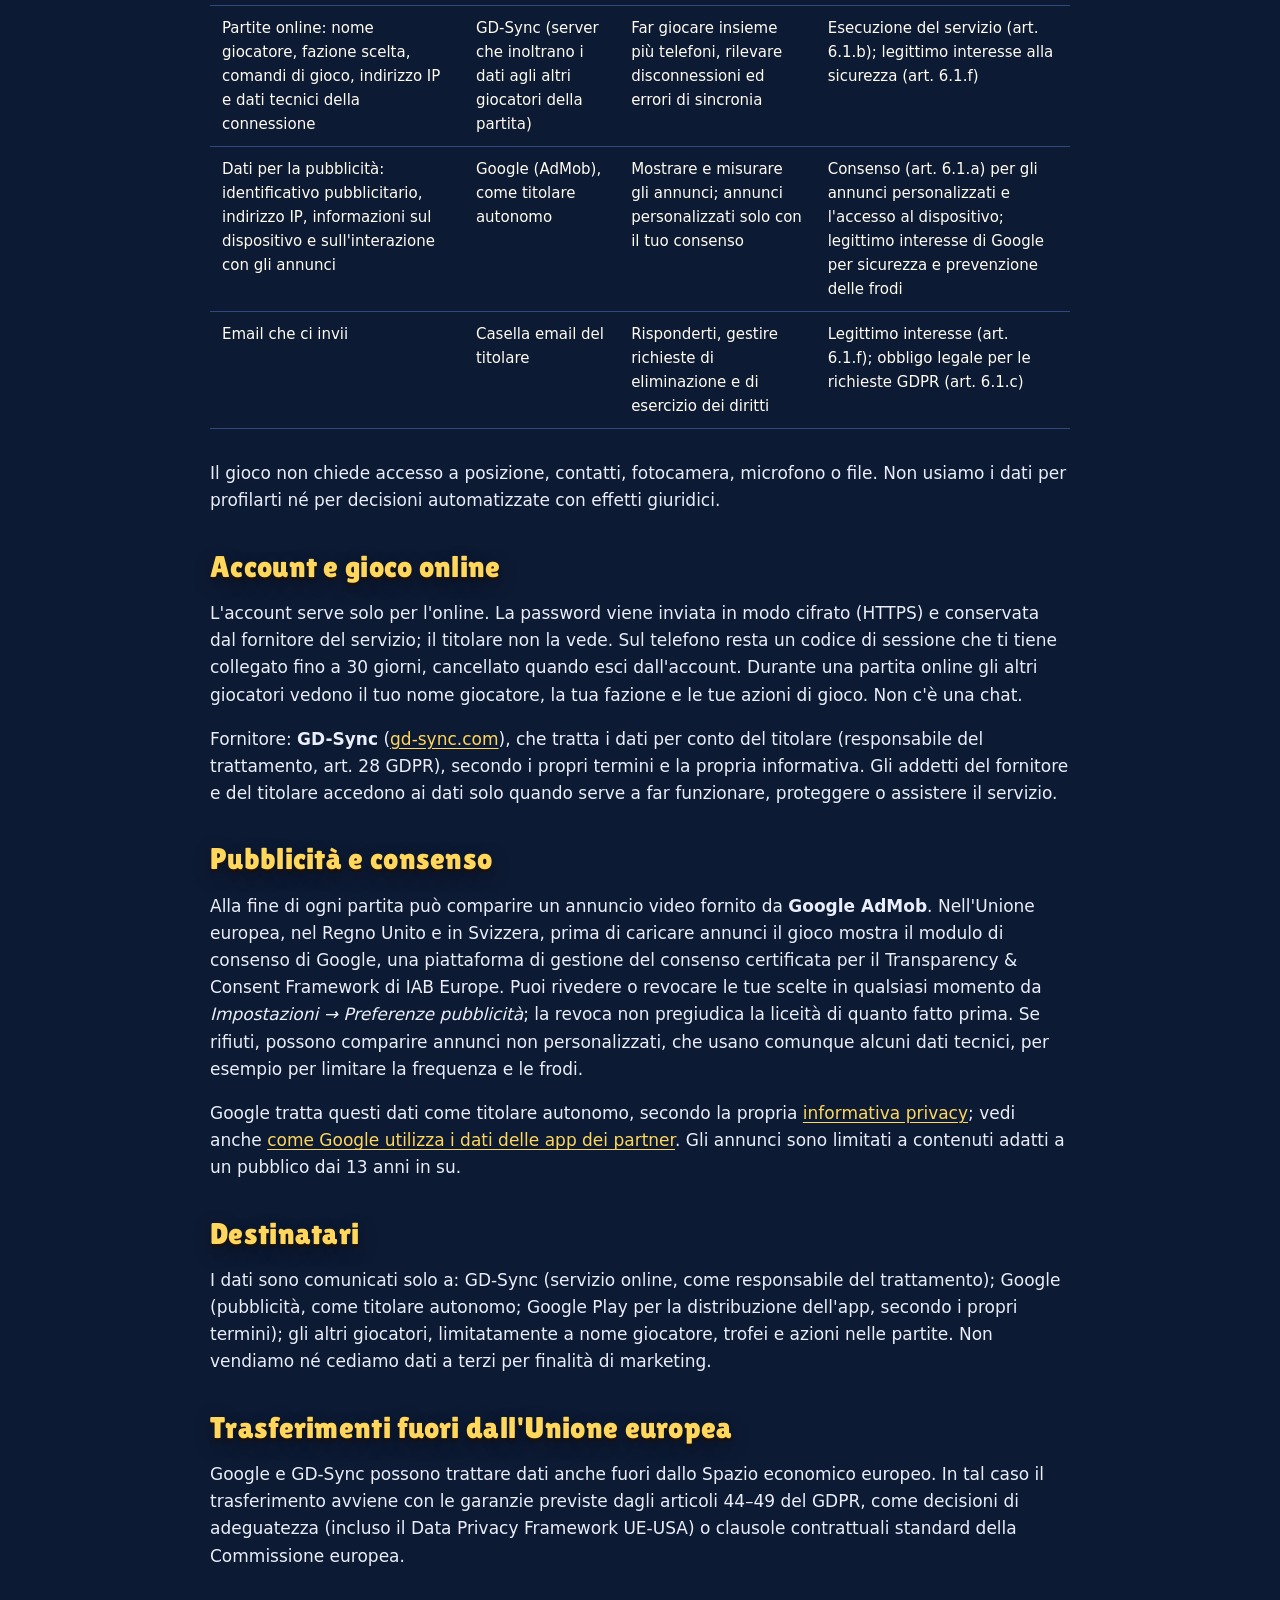
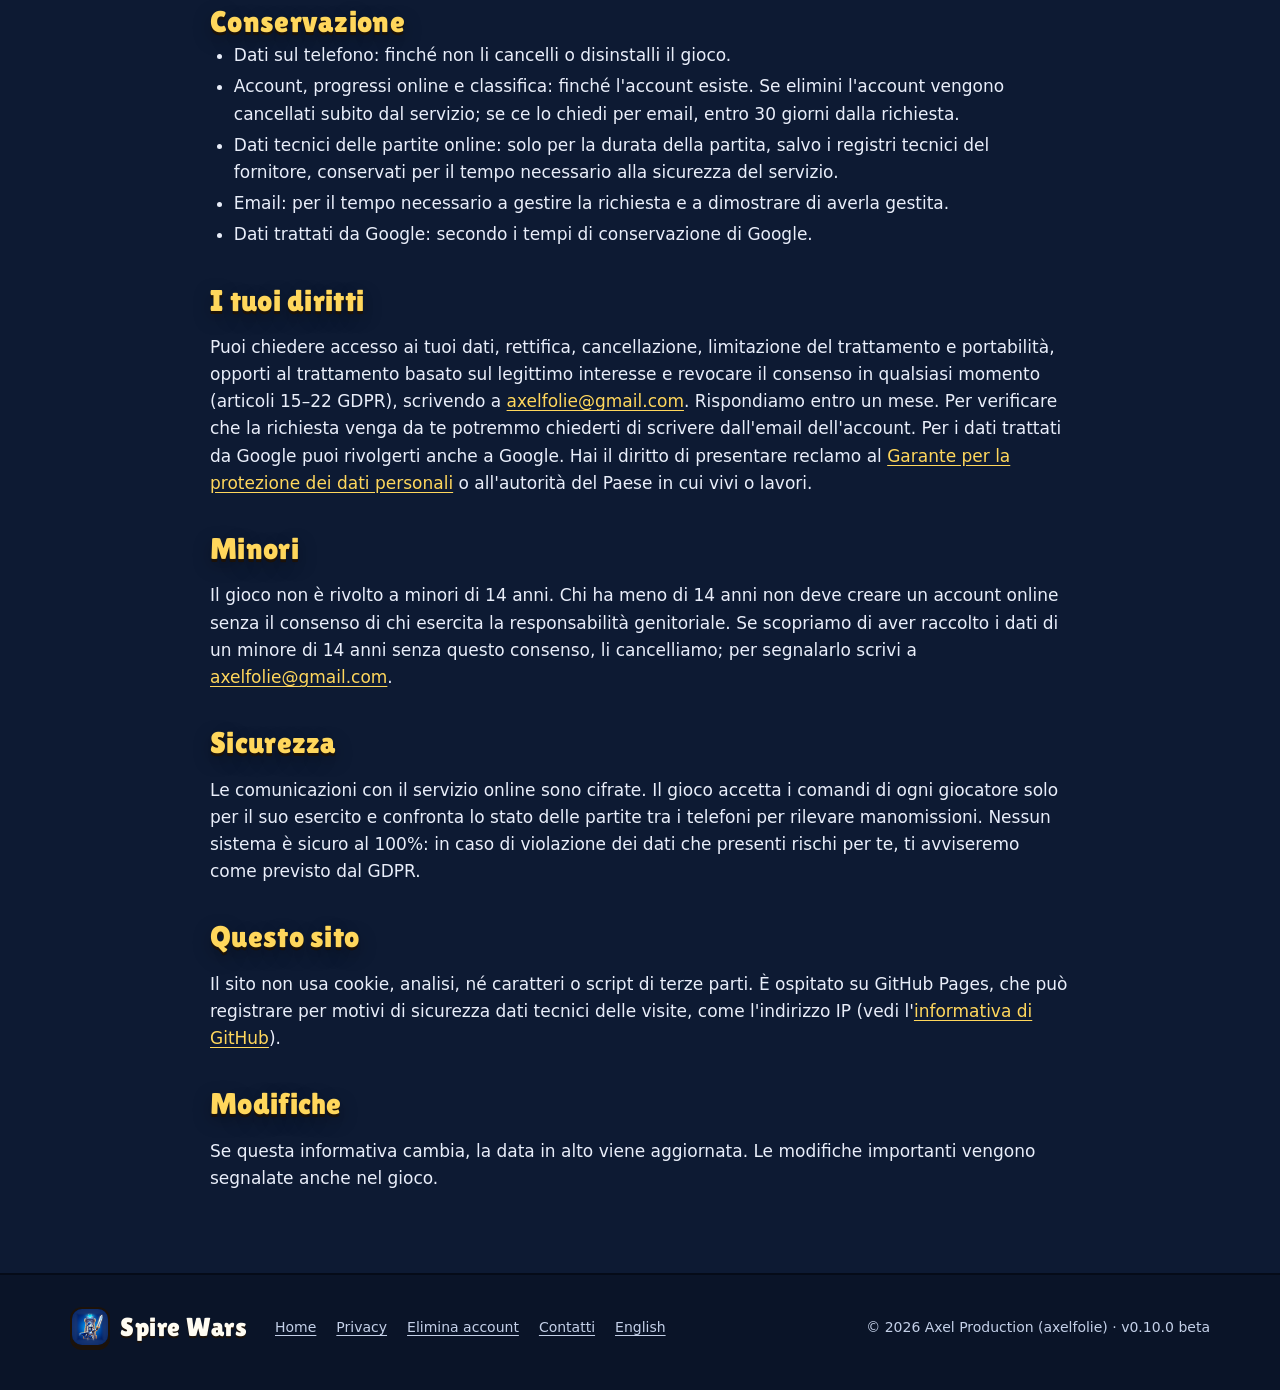
<file: privacy.html>
<!doctype html>
<html lang="it">
<head>
  <meta charset="utf-8" />
  <meta name="viewport" content="width=device-width, initial-scale=1" />
  <title>Informativa privacy – Spire Wars</title>
  <meta name="description" content="Come Spire Wars tratta i dati: account per l'online, classifica, pubblicità con consenso." />
  <meta name="theme-color" content="#0d1a33" />
  <meta property="og:type" content="website" />
  <meta property="og:title" content="Informativa privacy – Spire Wars" />
  <meta property="og:description" content="Come Spire Wars tratta i dati: account per l'online, classifica, pubblicità con consenso." />
  <meta property="og:image" content="https://spirewars.github.io/assets/social.jpg" />
  <meta name="twitter:card" content="summary_large_image" />
  <link rel="icon" href="favicon.png" />
  <link rel="alternate" hreflang="en" href="en/privacy.html" />
  <link rel="preload" href="assets/fonts/LilitaOne-Regular.ttf" as="font" type="font/ttf" crossorigin />
  <link rel="stylesheet" href="assets/style.css" />
</head>
<body>
  <header class="top">
    <div class="wrap">
      <a class="brand" href="./"><img src="assets/icon-64.png" alt="" width="40" height="40" /><span>Spire Wars</span></a>
      <nav class="nav" aria-label="Principale">
        <a class="hide-sm" href="./#gioco">Il gioco</a>
        <a class="hide-sm" href="./#avventura">Avventura</a>
        <a class="hide-sm" href="./#novita">Novità</a>
        <a href="privacy.html" aria-current="page">Privacy</a>
        <a class="lang" href="en/privacy.html" hreflang="en" lang="en">EN</a>
      </nav>
    </div>
  </header>

  <main class="doc">
    <div class="wrap">
      <span class="eyebrow">Informativa privacy</span>
      <h1>Privacy</h1>
      <p class="updated">Ultimo aggiornamento: 28 ottobre 2026</p>

      <p>Questa informativa riguarda il gioco <strong>Spire Wars</strong> per Android (pacchetto <code>com.axelproduction.spirewars</code>) e questo sito. Spiega, ai sensi degli articoli 13 e 14 del Regolamento (UE) 2016/679 (GDPR), quali dati personali vengono trattati, da chi, perché e per quanto tempo.</p>

      <h2>Titolare e contatti</h2>
      <p>Titolare del trattamento: <strong>axelfolie</strong>, sviluppatore del gioco con il marchio Axel Production. Contatto per ogni richiesta sulla privacy: <a href="mailto:axelfolie@gmail.com">axelfolie@gmail.com</a>. Non è stato nominato un responsabile della protezione dei dati (DPO), perché non obbligatorio.</p>

      <h2>In breve</h2>
      <ul>
        <li>Per giocare contro il computer non serve un account: impostazioni e progressi restano sul telefono.</li>
        <li>Per giocare online serve un account (email, nome giocatore, password). Il tuo nome giocatore, i trofei e il livello dell'Avventura sono visibili agli altri giocatori nelle classifiche mondiali; nome e azioni anche nelle partite online.</li>
        <li>Il gioco online passa attraverso il servizio <strong>GD-Sync</strong>, che fa da ponte tra i telefoni e conserva gli account.</li>
        <li>Alla fine delle partite compare un annuncio video di <strong>Google AdMob</strong>. Nell'UE, nel Regno Unito e in Svizzera il gioco ti chiede prima il consenso e puoi cambiarlo quando vuoi.</li>
        <li>Puoi eliminare l'account in qualsiasi momento dal gioco o scrivendoci (<a href="delete-account.html">come fare</a>).</li>
        <li>Non ci sono acquisti in app e non vendiamo i tuoi dati.</li>
      </ul>

      <h2>Dati trattati</h2>
      <div class="table-scroll">
      <table>
        <thead><tr><th>Dati</th><th>Dove e da chi</th><th>Perché</th><th>Base giuridica</th></tr></thead>
        <tbody>
          <tr><td>Impostazioni (lingua, volumi), monete, trofei, statistiche delle partite, nome giocatore predefinito</td><td>Solo sul tuo telefono (memoria dell'app)</td><td>Far funzionare il gioco e mostrarti i progressi</td><td>Esecuzione del servizio che chiedi (art. 6.1.b)</td></tr>
          <tr><td>Account: email, nome giocatore, password</td><td>GD-Sync, fornitore del servizio online, per conto del titolare</td><td>Creare l'account, farti accedere, recuperarlo</td><td>Esecuzione del servizio (art. 6.1.b)</td></tr>
          <tr><td>Progressi online: trofei, record, monete, gemme, partite giocate e vinte, livello e stelle dell'Avventura, oggetti della collezione, traguardi</td><td>GD-Sync, collegati al tuo account</td><td>Ritrovare i progressi su un altro telefono</td><td>Esecuzione del servizio (art. 6.1.b)</td></tr>
          <tr><td>Classifiche mondiali: nome giocatore, trofei, lega e posizione (online); livello raggiunto e stelle (Avventura)</td><td>GD-Sync; visibili a tutti i giocatori</td><td>Classifiche competitive</td><td>Esecuzione del servizio (art. 6.1.b)</td></tr>
          <tr><td>Partite online: nome giocatore, fazione scelta, comandi di gioco, indirizzo IP e dati tecnici della connessione</td><td>GD-Sync (server che inoltrano i dati agli altri giocatori della partita)</td><td>Far giocare insieme più telefoni, rilevare disconnessioni ed errori di sincronia</td><td>Esecuzione del servizio (art. 6.1.b); legittimo interesse alla sicurezza (art. 6.1.f)</td></tr>
          <tr><td>Dati per la pubblicità: identificativo pubblicitario, indirizzo IP, informazioni sul dispositivo e sull'interazione con gli annunci</td><td>Google (AdMob), come titolare autonomo</td><td>Mostrare e misurare gli annunci; annunci personalizzati solo con il tuo consenso</td><td>Consenso (art. 6.1.a) per gli annunci personalizzati e l'accesso al dispositivo; legittimo interesse di Google per sicurezza e prevenzione delle frodi</td></tr>
          <tr><td>Email che ci invii</td><td>Casella email del titolare</td><td>Risponderti, gestire richieste di eliminazione e di esercizio dei diritti</td><td>Legittimo interesse (art. 6.1.f); obbligo legale per le richieste GDPR (art. 6.1.c)</td></tr>
        </tbody>
      </table>
      </div>
      <p>Il gioco non chiede accesso a posizione, contatti, fotocamera, microfono o file. Non usiamo i dati per profilarti né per decisioni automatizzate con effetti giuridici.</p>

      <h2>Account e gioco online</h2>
      <p>L'account serve solo per l'online. La password viene inviata in modo cifrato (HTTPS) e conservata dal fornitore del servizio; il titolare non la vede. Sul telefono resta un codice di sessione che ti tiene collegato fino a 30 giorni, cancellato quando esci dall'account. Durante una partita online gli altri giocatori vedono il tuo nome giocatore, la tua fazione e le tue azioni di gioco. Non c'è una chat.</p>
      <p>Fornitore: <strong>GD-Sync</strong> (<a href="https://www.gd-sync.com">gd-sync.com</a>), che tratta i dati per conto del titolare (responsabile del trattamento, art. 28 GDPR), secondo i propri termini e la propria informativa. Gli addetti del fornitore e del titolare accedono ai dati solo quando serve a far funzionare, proteggere o assistere il servizio.</p>

      <h2>Pubblicità e consenso</h2>
      <p>Alla fine di ogni partita può comparire un annuncio video fornito da <strong>Google AdMob</strong>. Nell'Unione europea, nel Regno Unito e in Svizzera, prima di caricare annunci il gioco mostra il modulo di consenso di Google, una piattaforma di gestione del consenso certificata per il Transparency &amp; Consent Framework di IAB Europe. Puoi rivedere o revocare le tue scelte in qualsiasi momento da <em>Impostazioni → Preferenze pubblicità</em>; la revoca non pregiudica la liceità di quanto fatto prima. Se rifiuti, possono comparire annunci non personalizzati, che usano comunque alcuni dati tecnici, per esempio per limitare la frequenza e le frodi.</p>
      <p>Google tratta questi dati come titolare autonomo, secondo la propria <a href="https://policies.google.com/privacy">informativa privacy</a>; vedi anche <a href="https://policies.google.com/technologies/partner-sites">come Google utilizza i dati delle app dei partner</a>. Gli annunci sono limitati a contenuti adatti a un pubblico dai 13 anni in su.</p>

      <h2>Destinatari</h2>
      <p>I dati sono comunicati solo a: GD-Sync (servizio online, come responsabile del trattamento); Google (pubblicità, come titolare autonomo; Google Play per la distribuzione dell'app, secondo i propri termini); gli altri giocatori, limitatamente a nome giocatore, trofei e azioni nelle partite. Non vendiamo né cediamo dati a terzi per finalità di marketing.</p>

      <h2>Trasferimenti fuori dall'Unione europea</h2>
      <p>Google e GD-Sync possono trattare dati anche fuori dallo Spazio economico europeo. In tal caso il trasferimento avviene con le garanzie previste dagli articoli 44–49 del GDPR, come decisioni di adeguatezza (incluso il Data Privacy Framework UE-USA) o clausole contrattuali standard della Commissione europea.</p>

      <h2>Conservazione</h2>
      <ul>
        <li>Dati sul telefono: finché non li cancelli o disinstalli il gioco.</li>
        <li>Account, progressi online e classifica: finché l'account esiste. Se elimini l'account vengono cancellati subito dal servizio; se ce lo chiedi per email, entro 30 giorni dalla richiesta.</li>
        <li>Dati tecnici delle partite online: solo per la durata della partita, salvo i registri tecnici del fornitore, conservati per il tempo necessario alla sicurezza del servizio.</li>
        <li>Email: per il tempo necessario a gestire la richiesta e a dimostrare di averla gestita.</li>
        <li>Dati trattati da Google: secondo i tempi di conservazione di Google.</li>
      </ul>

      <h2>I tuoi diritti</h2>
      <p>Puoi chiedere accesso ai tuoi dati, rettifica, cancellazione, limitazione del trattamento e portabilità, opporti al trattamento basato sul legittimo interesse e revocare il consenso in qualsiasi momento (articoli 15–22 GDPR), scrivendo a <a href="mailto:axelfolie@gmail.com">axelfolie@gmail.com</a>. Rispondiamo entro un mese. Per verificare che la richiesta venga da te potremmo chiederti di scrivere dall'email dell'account. Per i dati trattati da Google puoi rivolgerti anche a Google. Hai il diritto di presentare reclamo al <a href="https://www.garanteprivacy.it">Garante per la protezione dei dati personali</a> o all'autorità del Paese in cui vivi o lavori.</p>

      <h2>Minori</h2>
      <p>Il gioco non è rivolto a minori di 14 anni. Chi ha meno di 14 anni non deve creare un account online senza il consenso di chi esercita la responsabilità genitoriale. Se scopriamo di aver raccolto i dati di un minore di 14 anni senza questo consenso, li cancelliamo; per segnalarlo scrivi a <a href="mailto:axelfolie@gmail.com">axelfolie@gmail.com</a>.</p>

      <h2>Sicurezza</h2>
      <p>Le comunicazioni con il servizio online sono cifrate. Il gioco accetta i comandi di ogni giocatore solo per il suo esercito e confronta lo stato delle partite tra i telefoni per rilevare manomissioni. Nessun sistema è sicuro al 100%: in caso di violazione dei dati che presenti rischi per te, ti avviseremo come previsto dal GDPR.</p>

      <h2>Questo sito</h2>
      <p>Il sito non usa cookie, analisi, né caratteri o script di terze parti. È ospitato su GitHub Pages, che può registrare per motivi di sicurezza dati tecnici delle visite, come l'indirizzo IP (vedi l'<a href="https://docs.github.com/site-policy/privacy-policies/github-general-privacy-statement">informativa di GitHub</a>).</p>

      <h2>Modifiche</h2>
      <p>Se questa informativa cambia, la data in alto viene aggiornata. Le modifiche importanti vengono segnalate anche nel gioco.</p>
    </div>
  </main>

  <footer>
    <div class="wrap foot">
      <a class="brand" href="./"><img src="assets/icon-64.png" alt="" width="40" height="40" loading="lazy" /><span>Spire Wars</span></a>
      <nav aria-label="Note legali">
        <a href="./">Home</a>
        <a href="privacy.html">Privacy</a>
        <a href="delete-account.html">Elimina account</a>
        <a href="mailto:axelfolie@gmail.com">Contatti</a>
        <a href="en/privacy.html" hreflang="en" lang="en">English</a>
      </nav>
      <p>© 2026 Axel Production (axelfolie) · v0.10.0 beta</p>
    </div>
  </footer>
</body>
</html>
</file>
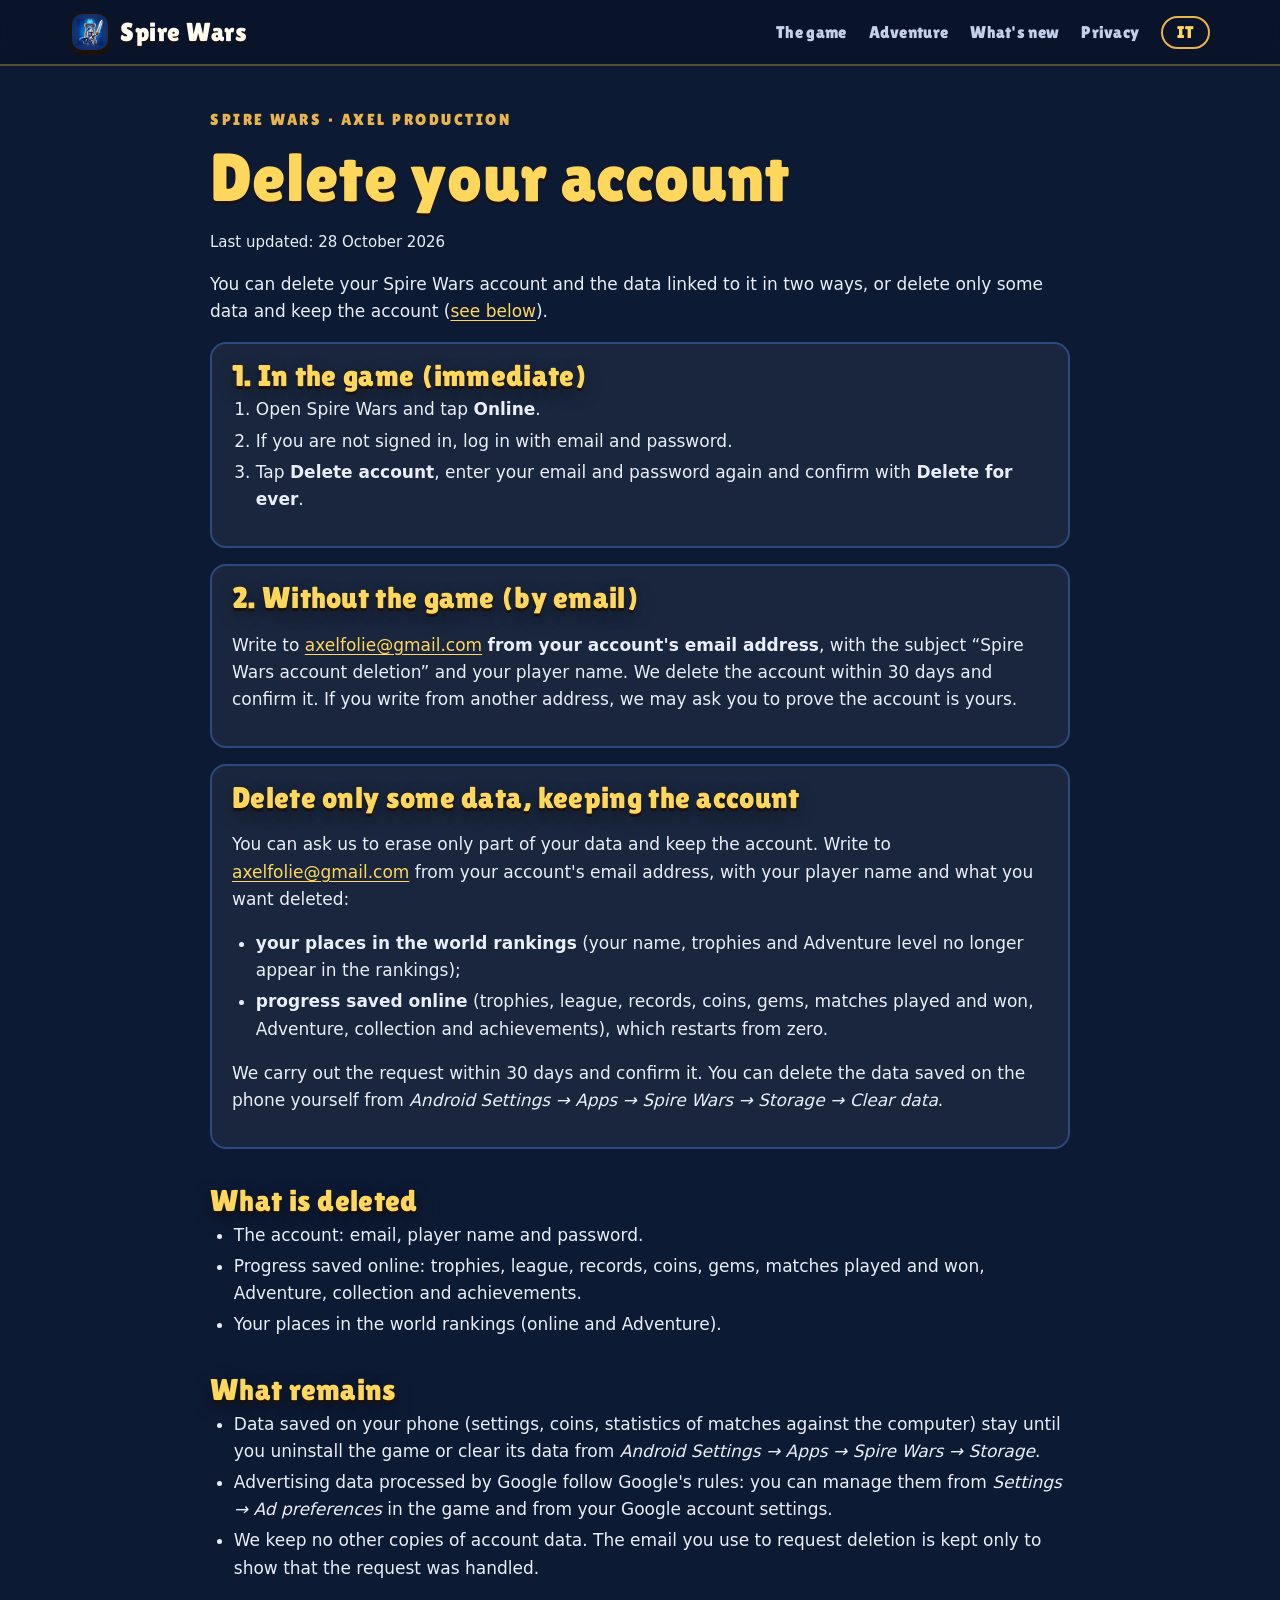
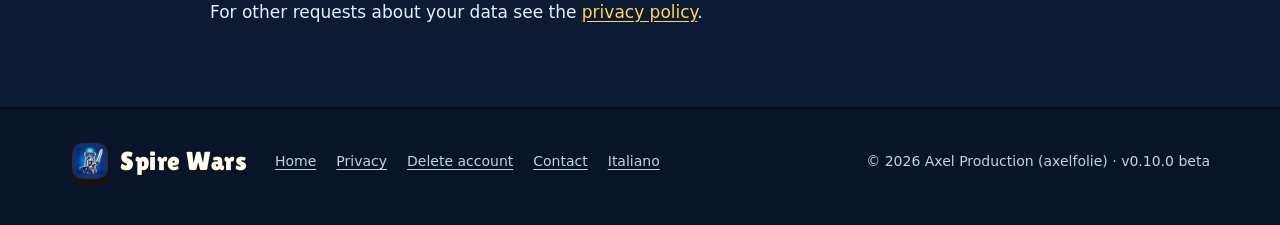
<file: en/delete-account.html>
<!doctype html>
<html lang="en">
<head>
  <meta charset="utf-8" />
  <meta name="viewport" content="width=device-width, initial-scale=1" />
  <title>Delete your account – Spire Wars</title>
  <meta name="description" content="How to delete your Spire Wars account and the data linked to it." />
  <meta name="theme-color" content="#0d1a33" />
  <meta property="og:type" content="website" />
  <meta property="og:title" content="Delete your account – Spire Wars" />
  <meta property="og:description" content="How to delete your Spire Wars account and the data linked to it." />
  <meta property="og:image" content="https://spirewars.github.io/assets/social.jpg" />
  <meta name="twitter:card" content="summary_large_image" />
  <link rel="icon" href="../favicon.png" />
  <link rel="alternate" hreflang="it" href="../delete-account.html" />
  <link rel="preload" href="../assets/fonts/LilitaOne-Regular.ttf" as="font" type="font/ttf" crossorigin />
  <link rel="stylesheet" href="../assets/style.css" />
</head>
<body>
  <header class="top">
    <div class="wrap">
      <a class="brand" href="./"><img src="../assets/icon-64.png" alt="" width="40" height="40" /><span>Spire Wars</span></a>
      <nav class="nav" aria-label="Main">
        <a class="hide-sm" href="./#gioco">The game</a>
        <a class="hide-sm" href="./#avventura">Adventure</a>
        <a class="hide-sm" href="./#novita">What's new</a>
        <a href="privacy.html">Privacy</a>
        <a class="lang" href="../delete-account.html" hreflang="it" lang="it">IT</a>
      </nav>
    </div>
  </header>

  <main class="doc">
    <div class="wrap">
      <span class="eyebrow">Spire Wars · Axel Production</span>
      <h1>Delete your account</h1>
      <p class="updated">Last updated: 28 October 2026</p>
      <p>You can delete your Spire Wars account and the data linked to it in two ways, or delete only some data and keep the account (<a href="#data">see below</a>).</p>

      <div class="box">
        <h2 style="margin-top:0">1. In the game (immediate)</h2>
        <ol>
          <li>Open Spire Wars and tap <strong>Online</strong>.</li>
          <li>If you are not signed in, log in with email and password.</li>
          <li>Tap <strong>Delete account</strong>, enter your email and password again and confirm with <strong>Delete for ever</strong>.</li>
        </ol>
      </div>

      <div class="box">
        <h2 style="margin-top:0">2. Without the game (by email)</h2>
        <p>Write to <a href="mailto:axelfolie@gmail.com?subject=Spire%20Wars%20account%20deletion">axelfolie@gmail.com</a> <strong>from your account's email address</strong>, with the subject “Spire Wars account deletion” and your player name. We delete the account within 30 days and confirm it. If you write from another address, we may ask you to prove the account is yours.</p>
      </div>

      <div class="box" id="data">
        <h2 style="margin-top:0">Delete only some data, keeping the account</h2>
        <p>You can ask us to erase only part of your data and keep the account. Write to <a href="mailto:axelfolie@gmail.com?subject=Spire%20Wars%20data%20deletion">axelfolie@gmail.com</a> from your account's email address, with your player name and what you want deleted:</p>
        <ul>
          <li><strong>your places in the world rankings</strong> (your name, trophies and Adventure level no longer appear in the rankings);</li>
          <li><strong>progress saved online</strong> (trophies, league, records, coins, gems, matches played and won, Adventure, collection and achievements), which restarts from zero.</li>
        </ul>
        <p>We carry out the request within 30 days and confirm it. You can delete the data saved on the phone yourself from <em>Android Settings → Apps → Spire Wars → Storage → Clear data</em>.</p>
      </div>

      <h2>What is deleted</h2>
      <ul>
        <li>The account: email, player name and password.</li>
        <li>Progress saved online: trophies, league, records, coins, gems, matches played and won, Adventure, collection and achievements.</li>
        <li>Your places in the world rankings (online and Adventure).</li>
      </ul>
      <h2>What remains</h2>
      <ul>
        <li>Data saved on your phone (settings, coins, statistics of matches against the computer) stay until you uninstall the game or clear its data from <em>Android Settings → Apps → Spire Wars → Storage</em>.</li>
        <li>Advertising data processed by Google follow Google's rules: you can manage them from <em>Settings → Ad preferences</em> in the game and from your Google account settings.</li>
        <li>We keep no other copies of account data. The email you use to request deletion is kept only to show that the request was handled.</li>
      </ul>
      <p>For other requests about your data see the <a href="privacy.html">privacy policy</a>.</p>
    </div>
  </main>

  <footer>
    <div class="wrap foot">
      <a class="brand" href="./"><img src="../assets/icon-64.png" alt="" width="40" height="40" loading="lazy" /><span>Spire Wars</span></a>
      <nav aria-label="Legal">
        <a href="./">Home</a>
        <a href="privacy.html">Privacy</a>
        <a href="delete-account.html">Delete account</a>
        <a href="mailto:axelfolie@gmail.com">Contact</a>
        <a href="../delete-account.html" hreflang="it" lang="it">Italiano</a>
      </nav>
      <p>© 2026 Axel Production (axelfolie) · v0.10.0 beta</p>
    </div>
  </footer>
</body>
</html>
</file>
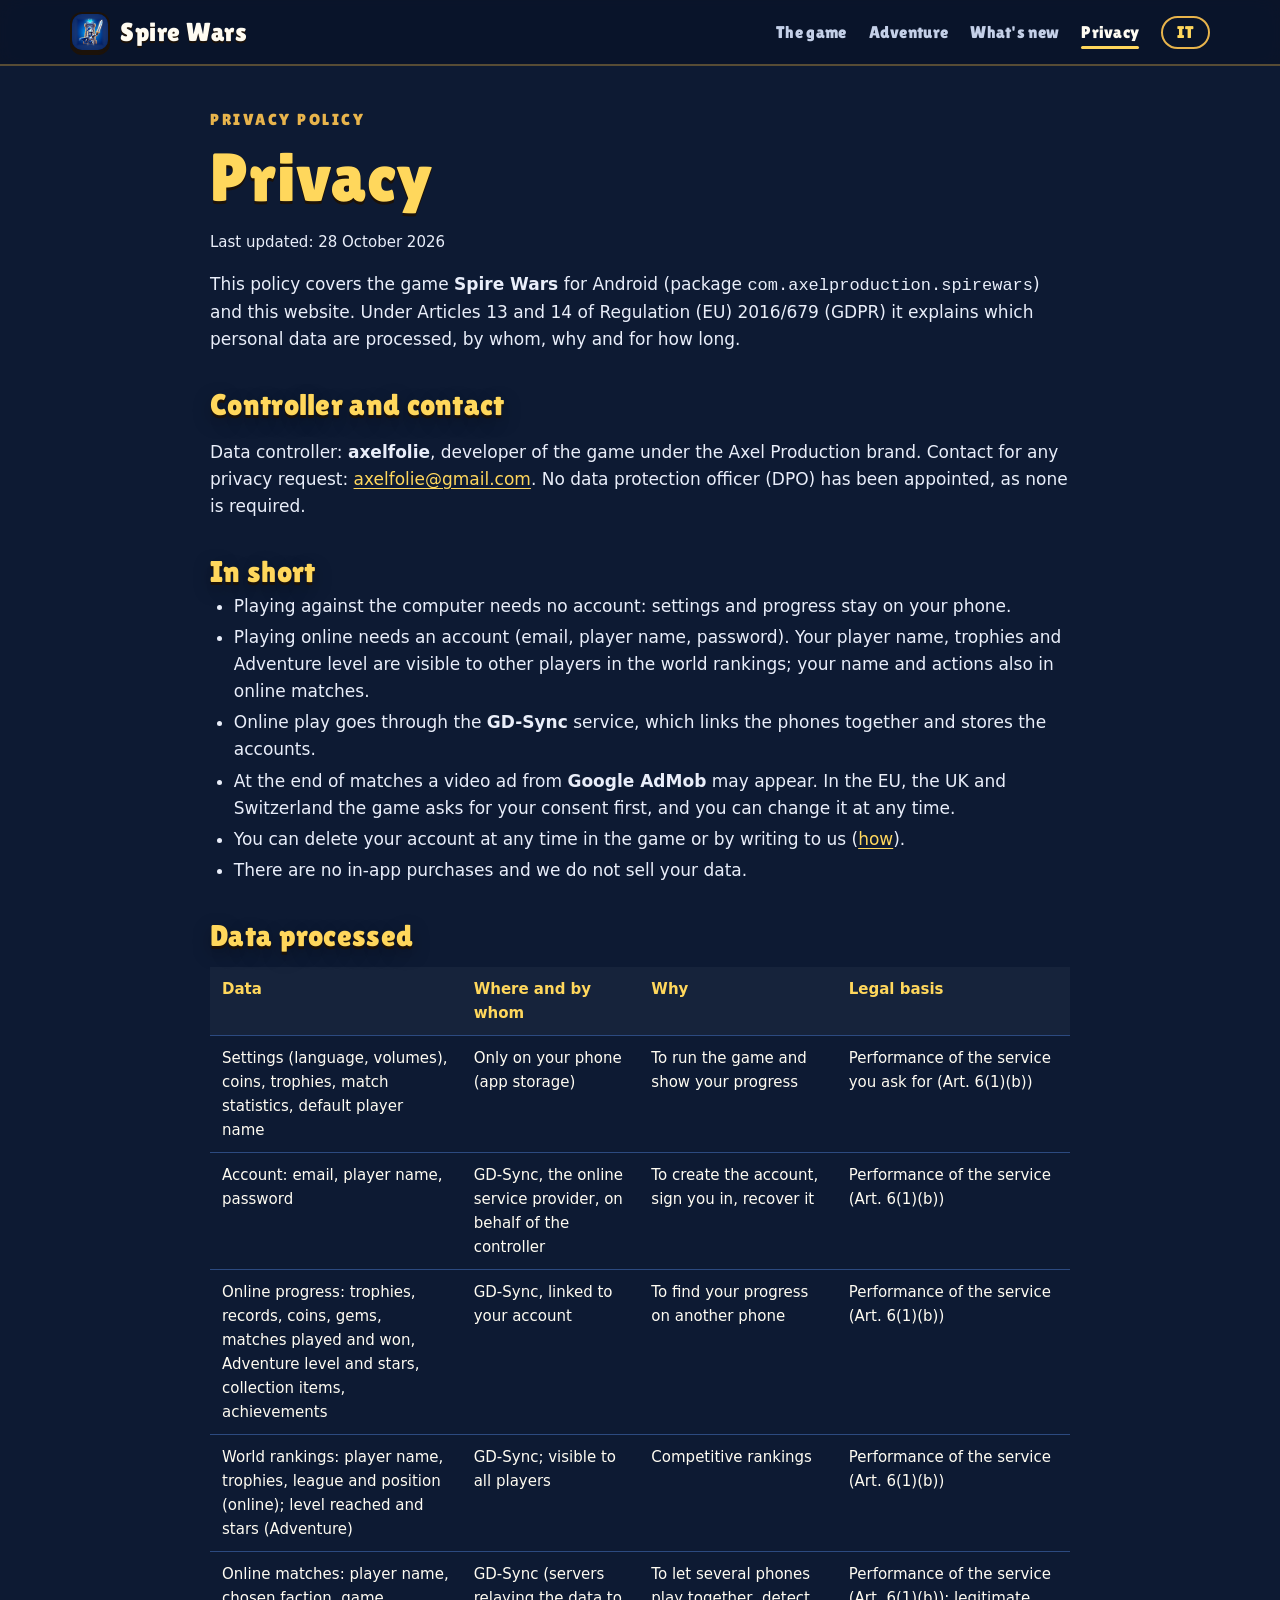
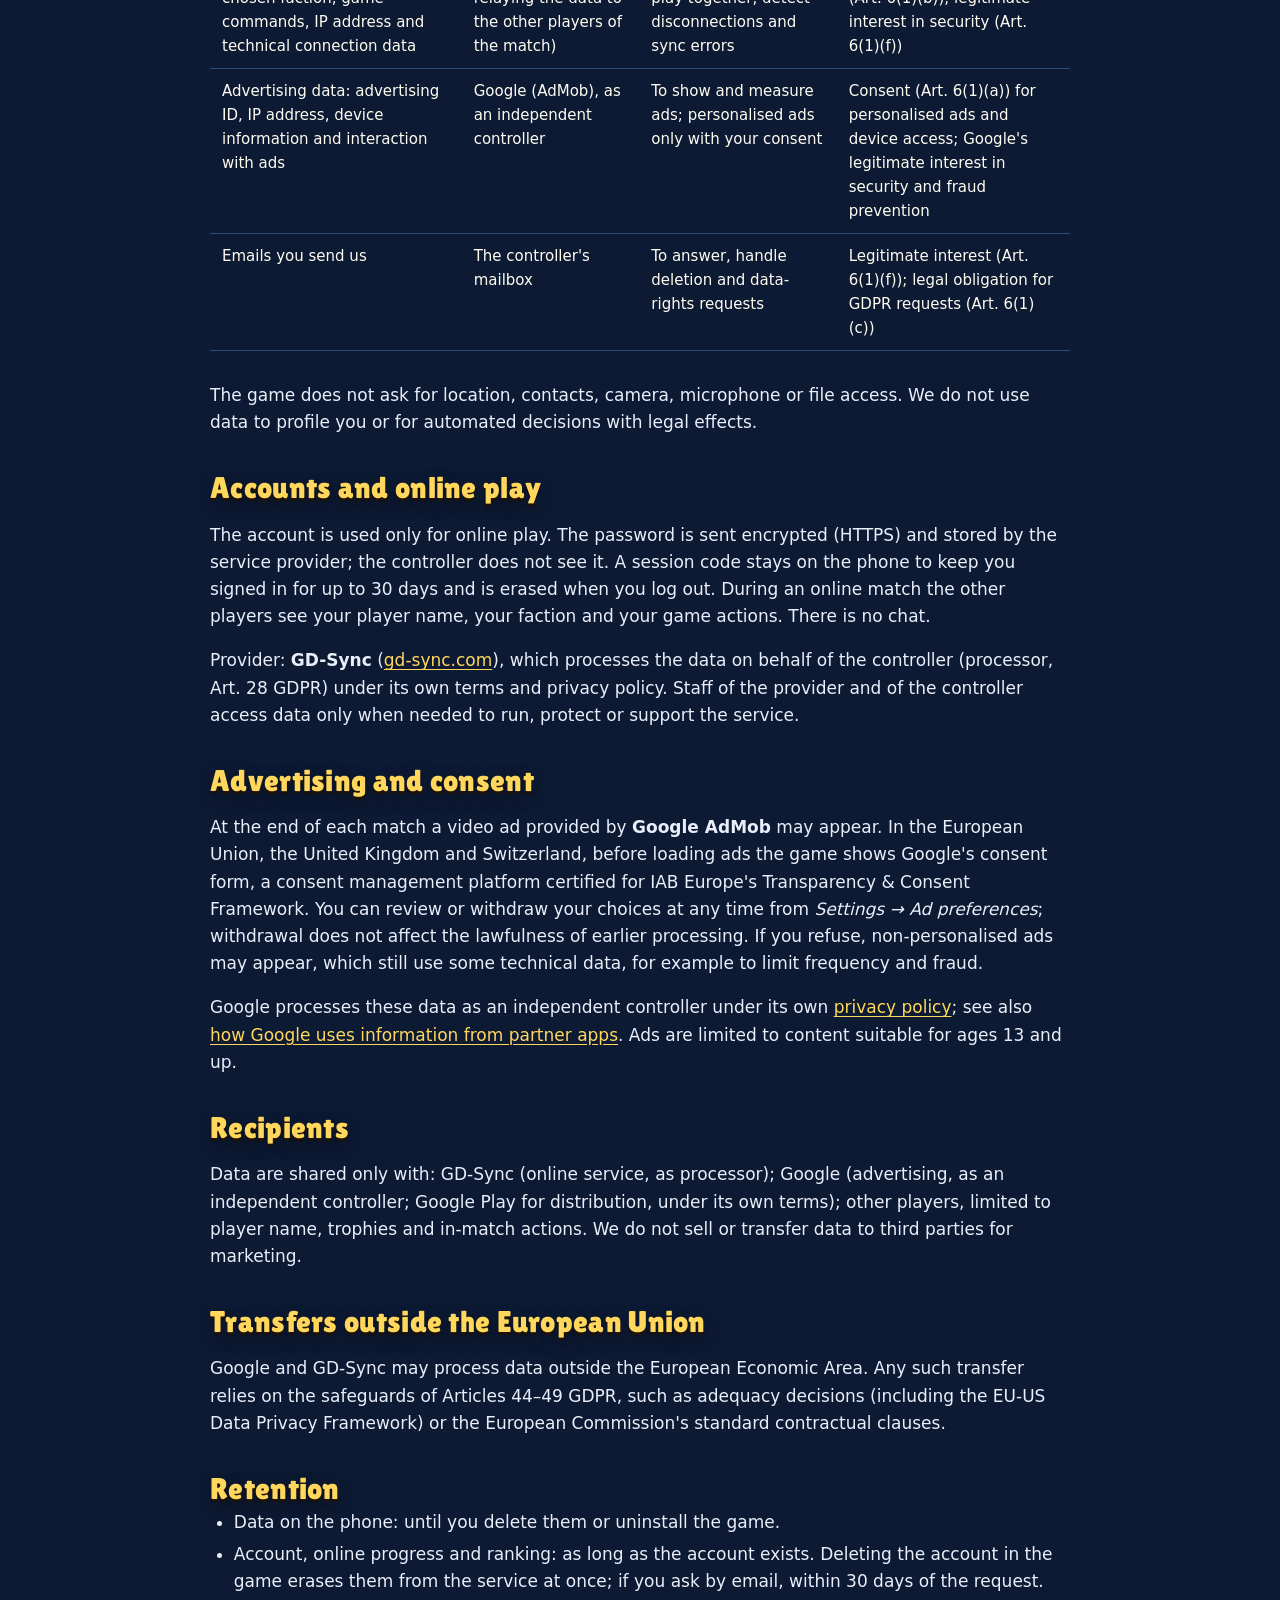
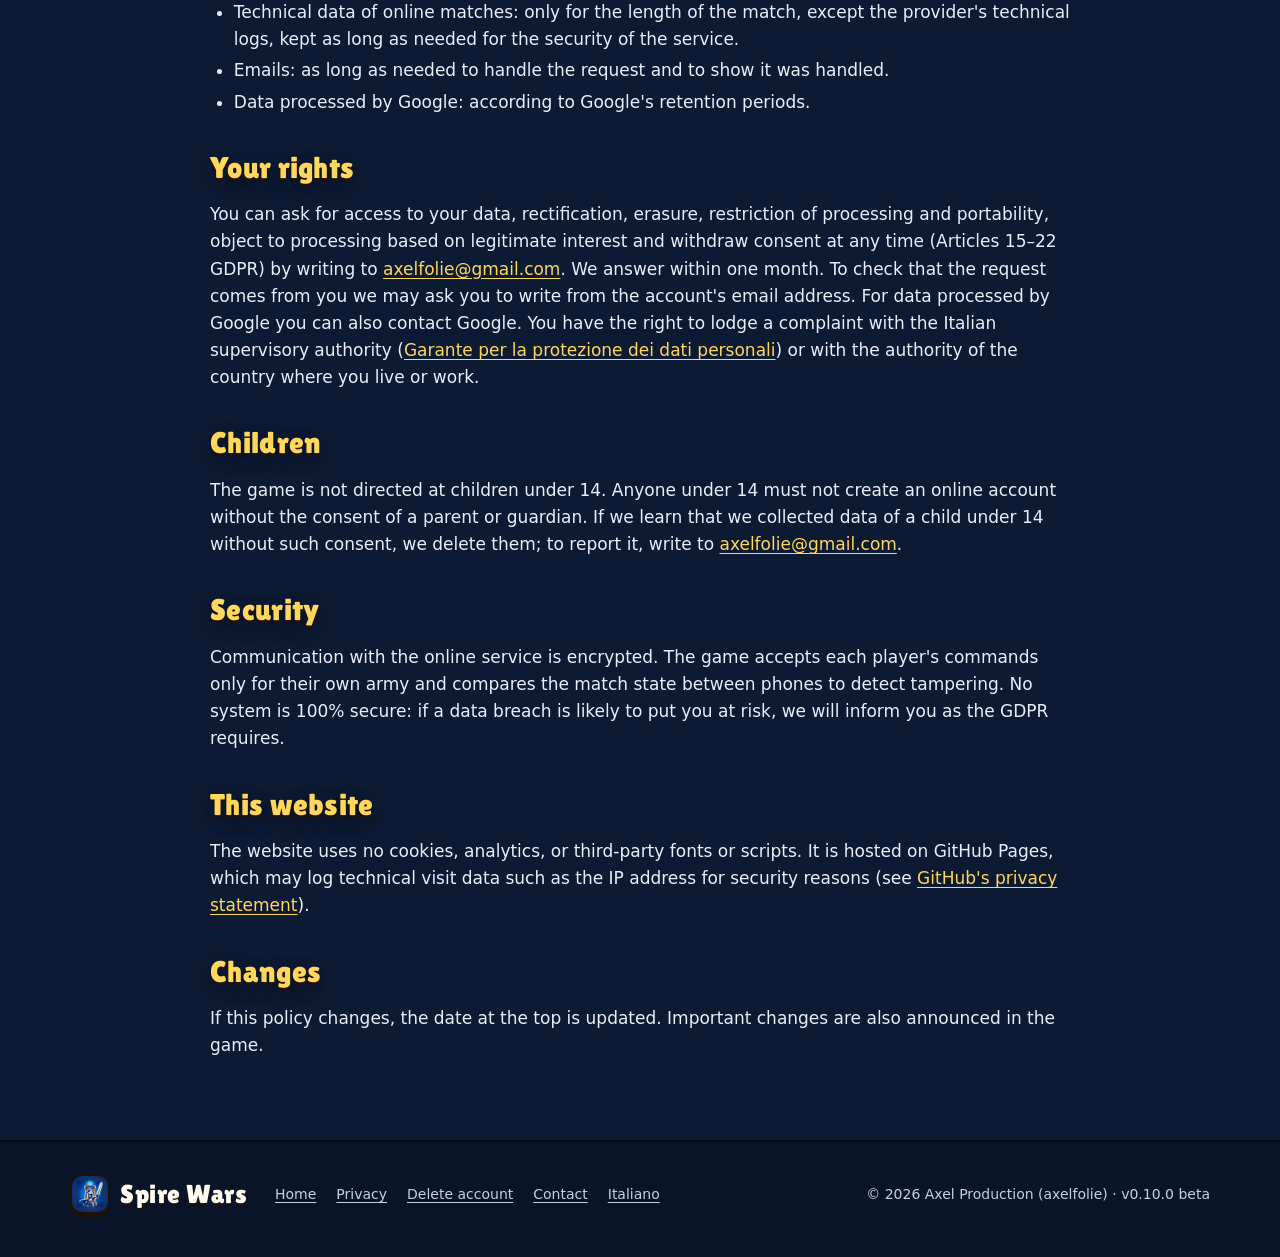
<file: en/privacy.html>
<!doctype html>
<html lang="en">
<head>
  <meta charset="utf-8" />
  <meta name="viewport" content="width=device-width, initial-scale=1" />
  <title>Privacy policy – Spire Wars</title>
  <meta name="description" content="How Spire Wars handles data: online accounts, ranking, ads with consent." />
  <meta name="theme-color" content="#0d1a33" />
  <meta property="og:type" content="website" />
  <meta property="og:title" content="Privacy policy – Spire Wars" />
  <meta property="og:description" content="How Spire Wars handles data: online accounts, ranking, ads with consent." />
  <meta property="og:image" content="https://spirewars.github.io/assets/social.jpg" />
  <meta name="twitter:card" content="summary_large_image" />
  <link rel="icon" href="../favicon.png" />
  <link rel="alternate" hreflang="it" href="../privacy.html" />
  <link rel="preload" href="../assets/fonts/LilitaOne-Regular.ttf" as="font" type="font/ttf" crossorigin />
  <link rel="stylesheet" href="../assets/style.css" />
</head>
<body>
  <header class="top">
    <div class="wrap">
      <a class="brand" href="./"><img src="../assets/icon-64.png" alt="" width="40" height="40" /><span>Spire Wars</span></a>
      <nav class="nav" aria-label="Main">
        <a class="hide-sm" href="./#gioco">The game</a>
        <a class="hide-sm" href="./#avventura">Adventure</a>
        <a class="hide-sm" href="./#novita">What's new</a>
        <a href="privacy.html" aria-current="page">Privacy</a>
        <a class="lang" href="../privacy.html" hreflang="it" lang="it">IT</a>
      </nav>
    </div>
  </header>

  <main class="doc">
    <div class="wrap">
      <span class="eyebrow">Privacy policy</span>
      <h1>Privacy</h1>
      <p class="updated">Last updated: 28 October 2026</p>

      <p>This policy covers the game <strong>Spire Wars</strong> for Android (package <code>com.axelproduction.spirewars</code>) and this website. Under Articles 13 and 14 of Regulation (EU) 2016/679 (GDPR) it explains which personal data are processed, by whom, why and for how long.</p>

      <h2>Controller and contact</h2>
      <p>Data controller: <strong>axelfolie</strong>, developer of the game under the Axel Production brand. Contact for any privacy request: <a href="mailto:axelfolie@gmail.com">axelfolie@gmail.com</a>. No data protection officer (DPO) has been appointed, as none is required.</p>

      <h2>In short</h2>
      <ul>
        <li>Playing against the computer needs no account: settings and progress stay on your phone.</li>
        <li>Playing online needs an account (email, player name, password). Your player name, trophies and Adventure level are visible to other players in the world rankings; your name and actions also in online matches.</li>
        <li>Online play goes through the <strong>GD-Sync</strong> service, which links the phones together and stores the accounts.</li>
        <li>At the end of matches a video ad from <strong>Google AdMob</strong> may appear. In the EU, the UK and Switzerland the game asks for your consent first, and you can change it at any time.</li>
        <li>You can delete your account at any time in the game or by writing to us (<a href="delete-account.html">how</a>).</li>
        <li>There are no in-app purchases and we do not sell your data.</li>
      </ul>

      <h2>Data processed</h2>
      <div class="table-scroll">
      <table>
        <thead><tr><th>Data</th><th>Where and by whom</th><th>Why</th><th>Legal basis</th></tr></thead>
        <tbody>
          <tr><td>Settings (language, volumes), coins, trophies, match statistics, default player name</td><td>Only on your phone (app storage)</td><td>To run the game and show your progress</td><td>Performance of the service you ask for (Art. 6(1)(b))</td></tr>
          <tr><td>Account: email, player name, password</td><td>GD-Sync, the online service provider, on behalf of the controller</td><td>To create the account, sign you in, recover it</td><td>Performance of the service (Art. 6(1)(b))</td></tr>
          <tr><td>Online progress: trophies, records, coins, gems, matches played and won, Adventure level and stars, collection items, achievements</td><td>GD-Sync, linked to your account</td><td>To find your progress on another phone</td><td>Performance of the service (Art. 6(1)(b))</td></tr>
          <tr><td>World rankings: player name, trophies, league and position (online); level reached and stars (Adventure)</td><td>GD-Sync; visible to all players</td><td>Competitive rankings</td><td>Performance of the service (Art. 6(1)(b))</td></tr>
          <tr><td>Online matches: player name, chosen faction, game commands, IP address and technical connection data</td><td>GD-Sync (servers relaying the data to the other players of the match)</td><td>To let several phones play together, detect disconnections and sync errors</td><td>Performance of the service (Art. 6(1)(b)); legitimate interest in security (Art. 6(1)(f))</td></tr>
          <tr><td>Advertising data: advertising ID, IP address, device information and interaction with ads</td><td>Google (AdMob), as an independent controller</td><td>To show and measure ads; personalised ads only with your consent</td><td>Consent (Art. 6(1)(a)) for personalised ads and device access; Google's legitimate interest in security and fraud prevention</td></tr>
          <tr><td>Emails you send us</td><td>The controller's mailbox</td><td>To answer, handle deletion and data-rights requests</td><td>Legitimate interest (Art. 6(1)(f)); legal obligation for GDPR requests (Art. 6(1)(c))</td></tr>
        </tbody>
      </table>
      </div>
      <p>The game does not ask for location, contacts, camera, microphone or file access. We do not use data to profile you or for automated decisions with legal effects.</p>

      <h2>Accounts and online play</h2>
      <p>The account is used only for online play. The password is sent encrypted (HTTPS) and stored by the service provider; the controller does not see it. A session code stays on the phone to keep you signed in for up to 30 days and is erased when you log out. During an online match the other players see your player name, your faction and your game actions. There is no chat.</p>
      <p>Provider: <strong>GD-Sync</strong> (<a href="https://www.gd-sync.com">gd-sync.com</a>), which processes the data on behalf of the controller (processor, Art. 28 GDPR) under its own terms and privacy policy. Staff of the provider and of the controller access data only when needed to run, protect or support the service.</p>

      <h2>Advertising and consent</h2>
      <p>At the end of each match a video ad provided by <strong>Google AdMob</strong> may appear. In the European Union, the United Kingdom and Switzerland, before loading ads the game shows Google's consent form, a consent management platform certified for IAB Europe's Transparency &amp; Consent Framework. You can review or withdraw your choices at any time from <em>Settings → Ad preferences</em>; withdrawal does not affect the lawfulness of earlier processing. If you refuse, non-personalised ads may appear, which still use some technical data, for example to limit frequency and fraud.</p>
      <p>Google processes these data as an independent controller under its own <a href="https://policies.google.com/privacy">privacy policy</a>; see also <a href="https://policies.google.com/technologies/partner-sites">how Google uses information from partner apps</a>. Ads are limited to content suitable for ages 13 and up.</p>

      <h2>Recipients</h2>
      <p>Data are shared only with: GD-Sync (online service, as processor); Google (advertising, as an independent controller; Google Play for distribution, under its own terms); other players, limited to player name, trophies and in-match actions. We do not sell or transfer data to third parties for marketing.</p>

      <h2>Transfers outside the European Union</h2>
      <p>Google and GD-Sync may process data outside the European Economic Area. Any such transfer relies on the safeguards of Articles 44–49 GDPR, such as adequacy decisions (including the EU-US Data Privacy Framework) or the European Commission's standard contractual clauses.</p>

      <h2>Retention</h2>
      <ul>
        <li>Data on the phone: until you delete them or uninstall the game.</li>
        <li>Account, online progress and ranking: as long as the account exists. Deleting the account in the game erases them from the service at once; if you ask by email, within 30 days of the request.</li>
        <li>Technical data of online matches: only for the length of the match, except the provider's technical logs, kept as long as needed for the security of the service.</li>
        <li>Emails: as long as needed to handle the request and to show it was handled.</li>
        <li>Data processed by Google: according to Google's retention periods.</li>
      </ul>

      <h2>Your rights</h2>
      <p>You can ask for access to your data, rectification, erasure, restriction of processing and portability, object to processing based on legitimate interest and withdraw consent at any time (Articles 15–22 GDPR) by writing to <a href="mailto:axelfolie@gmail.com">axelfolie@gmail.com</a>. We answer within one month. To check that the request comes from you we may ask you to write from the account's email address. For data processed by Google you can also contact Google. You have the right to lodge a complaint with the Italian supervisory authority (<a href="https://www.garanteprivacy.it">Garante per la protezione dei dati personali</a>) or with the authority of the country where you live or work.</p>

      <h2>Children</h2>
      <p>The game is not directed at children under 14. Anyone under 14 must not create an online account without the consent of a parent or guardian. If we learn that we collected data of a child under 14 without such consent, we delete them; to report it, write to <a href="mailto:axelfolie@gmail.com">axelfolie@gmail.com</a>.</p>

      <h2>Security</h2>
      <p>Communication with the online service is encrypted. The game accepts each player's commands only for their own army and compares the match state between phones to detect tampering. No system is 100% secure: if a data breach is likely to put you at risk, we will inform you as the GDPR requires.</p>

      <h2>This website</h2>
      <p>The website uses no cookies, analytics, or third-party fonts or scripts. It is hosted on GitHub Pages, which may log technical visit data such as the IP address for security reasons (see <a href="https://docs.github.com/site-policy/privacy-policies/github-general-privacy-statement">GitHub's privacy statement</a>).</p>

      <h2>Changes</h2>
      <p>If this policy changes, the date at the top is updated. Important changes are also announced in the game.</p>
    </div>
  </main>

  <footer>
    <div class="wrap foot">
      <a class="brand" href="./"><img src="../assets/icon-64.png" alt="" width="40" height="40" loading="lazy" /><span>Spire Wars</span></a>
      <nav aria-label="Legal">
        <a href="./">Home</a>
        <a href="privacy.html">Privacy</a>
        <a href="delete-account.html">Delete account</a>
        <a href="mailto:axelfolie@gmail.com">Contact</a>
        <a href="../privacy.html" hreflang="it" lang="it">Italiano</a>
      </nav>
      <p>© 2026 Axel Production (axelfolie) · v0.10.0 beta</p>
    </div>
  </footer>
</body>
</html>
</file>
<file: assets/style.css>
/* Spire Wars — sito statico (GitHub Pages). Stessi colori e font del gioco: blu notte, oro, Lilita One.
   Nessuno script: solo CSS. Le animazioni si fermano con "riduci movimento". */
@font-face {
  font-family: 'Lilita One';
  src: url('fonts/LilitaOne-Regular.ttf') format('truetype');
  font-display: swap;
}

:root {
  --bg: #0d1a33;
  --bg-2: #112347;
  --bg-3: #0a1428;
  --card: #1c3563;
  --card-2: #24447c;
  --line: #2c4a80;
  --text: #fffcf2;
  --muted: #c4d0e8;
  --gold: #ffd75c;
  --gold-2: #ffbd29;
  --gold-3: #e8b44c;
  --ink: #2b1a05;
  --outline: #1c1209;
  --red: #e5523d;
  --red-2: #ff7a5c;
  --green: #8be06b;
  --radius: 22px;
  --display: 'Lilita One', 'Arial Rounded MT Bold', 'Trebuchet MS', sans-serif;
  --body: system-ui, -apple-system, 'Segoe UI', Roboto, 'Helvetica Neue', Arial, sans-serif;
  --shadow: 0 14px 30px rgba(0, 0, 0, 0.4);
}

* { box-sizing: border-box; }
html { scroll-behavior: smooth; scroll-padding-top: 76px; }
body {
  margin: 0;
  color: var(--text);
  background: var(--bg);
  font: 17px/1.6 var(--body);
  -webkit-font-smoothing: antialiased;
  overflow-x: hidden;
}
/* height:auto keeps the proportions when max-width shrinks an image that has width/height attributes */
img { max-width: 100%; height: auto; display: block; }
a { color: var(--gold); text-underline-offset: 3px; }
a:hover { color: #fff1b8; }
:focus-visible { outline: 3px solid var(--gold); outline-offset: 3px; border-radius: 8px; }
ul, ol { padding: 0; margin: 0; list-style: none; }
.sr { position: absolute; width: 1px; height: 1px; overflow: hidden; clip: rect(0 0 0 0); white-space: nowrap; }

.wrap { width: min(1140px, 100% - 32px); margin-inline: auto; }

/* ---------------------------------------------------------------- header */
.top {
  position: sticky; top: 0; z-index: 20;
  background: rgba(10, 20, 40, 0.82);
  backdrop-filter: blur(12px) saturate(1.3);
  -webkit-backdrop-filter: blur(12px) saturate(1.3);
  border-bottom: 2px solid rgba(232, 180, 76, 0.35);
}
.top .wrap { display: flex; align-items: center; justify-content: space-between; gap: 16px; min-height: 64px; }
.brand { display: flex; align-items: center; gap: 10px; color: var(--text); text-decoration: none; }
.brand img { width: 40px; height: 40px; border-radius: 12px; border: 2px solid var(--outline); box-shadow: 0 3px 0 var(--outline); }
.brand span { font: 26px/1 var(--display); letter-spacing: 0.5px; text-shadow: 0 2px 0 var(--outline); white-space: nowrap; }
.brand:hover { color: var(--text); }
.nav { display: flex; align-items: center; gap: 22px; font: 17px/1 var(--display); letter-spacing: 0.3px; flex-wrap: wrap; }
.nav a { color: var(--muted); text-decoration: none; padding: 10px 0; position: relative; }
.nav a::after {
  content: ""; position: absolute; left: 0; right: 0; bottom: 2px; height: 3px; border-radius: 3px;
  background: var(--gold); transform: scaleX(0); transition: transform .2s ease;
}
.nav a:hover, .nav a[aria-current='page'] { color: var(--text); }
.nav a:hover::after, .nav a[aria-current='page']::after { transform: scaleX(1); }
.nav .lang { border: 2px solid var(--gold-3); border-radius: 999px; padding: 6px 14px; color: var(--gold); }
.nav .lang::after { display: none; }

/* ---------------------------------------------------------------- titles */
h1, h2, h3 { font-family: var(--display); font-weight: 400; line-height: 1.08; margin: 0; letter-spacing: 0.3px; }
h1 { font-size: clamp(40px, 7vw, 68px); color: var(--gold); text-shadow: 0 3px 0 var(--outline); }
h2 { font-size: clamp(32px, 4.6vw, 48px); color: var(--gold); text-shadow: 0 3px 0 var(--outline), 0 6px 18px rgba(0, 0, 0, 0.35); }
h3 { font-size: 24px; }
.eyebrow {
  display: inline-flex; align-items: center; gap: 8px;
  font: 16px/1 var(--display); letter-spacing: 2.5px; text-transform: uppercase; color: var(--gold-3);
}
.eyebrow.red { color: var(--red-2); }
.eyebrow .ei { width: 30px; height: 30px; }
.tag {
  display: inline-block; font: 16px/1 var(--display); color: #10300a; background: linear-gradient(#c4ff9e, var(--green));
  border: 3px solid var(--outline); border-radius: 999px; padding: 6px 14px 7px; box-shadow: 0 3px 0 var(--outline);
}

/* ---------------------------------------------------------------- buttons */
.btn {
  display: inline-flex; align-items: center; gap: 10px;
  font: 24px/1 var(--display); color: var(--ink); text-decoration: none;
  background: linear-gradient(#fff0a8, #ffd75c 45%, var(--gold-2));
  border: 3px solid var(--outline); border-radius: 18px;
  padding: 12px 26px 14px 16px;
  box-shadow: inset 0 -4px 0 rgba(168, 101, 12, 0.45), 0 6px 0 #8f530a, 0 12px 22px rgba(0, 0, 0, 0.4);
  transition: transform .12s ease, box-shadow .12s ease, filter .12s ease;
}
.btn:hover { color: var(--ink); filter: brightness(1.06); transform: translateY(-2px); }
.btn:active { transform: translateY(4px); box-shadow: inset 0 -4px 0 rgba(168, 101, 12, 0.45), 0 2px 0 #8f530a, 0 6px 12px rgba(0, 0, 0, 0.4); }
.btn .bi { width: 40px; height: 40px; filter: drop-shadow(0 2px 0 rgba(0, 0, 0, 0.3)); }
.btn.secondary {
  color: #fff; text-shadow: 0 2px 0 var(--outline);
  background: linear-gradient(#8cc0ff, #4f8fe6 45%, #2f6fd0);
  box-shadow: inset 0 -4px 0 rgba(20, 60, 130, 0.5), 0 6px 0 #1a3f7d, 0 12px 22px rgba(0, 0, 0, 0.4);
}
.btn.secondary:hover { color: #fff; }

/* ---------------------------------------------------------------- hero */
.hero {
  position: relative; isolation: isolate;
  padding: clamp(40px, 7vw, 96px) 0 0;
  min-height: min(88vh, 860px);
  display: flex; flex-direction: column; justify-content: space-between;
}
.hero-art { position: absolute; inset: 0; z-index: -2; overflow: hidden; }
.hero-bg {
  width: 100%; height: 100%; object-fit: cover; object-position: 72% 40%;
  animation: drift 26s ease-in-out infinite alternate;
}
.hero::after {
  content: ""; position: absolute; inset: 0; z-index: -1;
  background:
    linear-gradient(90deg, rgba(8, 16, 34, 0.92) 0%, rgba(8, 16, 34, 0.7) 34%, rgba(8, 16, 34, 0.05) 62%),
    linear-gradient(180deg, rgba(8, 16, 34, 0.35) 0%, transparent 25%, transparent 62%, var(--bg) 100%);
}
@keyframes drift { from { transform: scale(1.04); } to { transform: scale(1.13) translateX(-1.5%); } }
.hero-in { display: flex; }
.hero-copy { max-width: 560px; }
.hero .logo { width: min(520px, 100%); margin: 14px 0 6px -8px; filter: drop-shadow(0 12px 22px rgba(0, 0, 0, 0.55)); animation: pop .7s cubic-bezier(.2, 1.4, .4, 1) both; }
@keyframes pop { from { transform: scale(.88) translateY(10px); } to { transform: none; } }
.hero .lead { font-size: 20px; color: #e6ecf8; margin: 4px 0 26px; text-shadow: 0 2px 8px rgba(0, 0, 0, 0.6); }
.actions { display: flex; gap: 16px 18px; flex-wrap: wrap; }
.chip {
  display: inline-flex; align-items: center; gap: 10px; text-decoration: none;
  color: var(--text); font: 16px/1.2 var(--display); letter-spacing: 0.3px;
  background: rgba(10, 20, 40, 0.72); border: 2px solid rgba(232, 180, 76, 0.6); border-radius: 999px;
  padding: 5px 16px 5px 5px; backdrop-filter: blur(6px);
}
.chip:hover { color: var(--gold); }
.badge {
  display: inline-block; font: 15px/1 var(--display); color: #fff; background: var(--red);
  border: 2px solid var(--outline); border-radius: 999px; padding: 5px 11px 6px; text-shadow: 0 1px 0 var(--outline);
}
.stats {
  display: grid; grid-template-columns: repeat(4, 1fr); gap: 0;
  margin: 48px 0 0; transform: translateY(32px);
  background: linear-gradient(var(--card-2), var(--card));
  border: 3px solid var(--gold-3); border-radius: var(--radius);
  box-shadow: inset 0 0 0 3px var(--outline), var(--shadow);
  position: relative; z-index: 2;
}
.stats li { display: grid; grid-template-columns: auto 1fr; grid-template-rows: auto auto; column-gap: 12px; align-items: center; padding: 16px 20px; }
.stats li + li { border-left: 2px solid rgba(10, 20, 40, 0.55); }
.stats .ic { grid-row: span 2; width: 58px; height: 58px; filter: drop-shadow(0 3px 0 rgba(0, 0, 0, 0.35)); }
.stats strong { font: 26px/1 var(--display); color: var(--gold); text-shadow: 0 2px 0 var(--outline); }
.stats span { font-size: 14px; color: var(--muted); line-height: 1.3; }

/* ---------------------------------------------------------------- sections */
.band { padding: clamp(72px, 9vw, 112px) 0; position: relative; }
.band.alt { background: linear-gradient(180deg, var(--bg-2), var(--bg)); }
/* castle battlements on top of the alternate bands */
.band.alt::before {
  content: ""; position: absolute; left: 0; right: 0; top: -1px; height: 22px;
  background:
    linear-gradient(90deg, var(--bg) 0 50%, transparent 50% 100%) 0 0 / 64px 14px repeat-x,
    linear-gradient(var(--bg), var(--bg)) 0 0 / 100% 2px no-repeat;
}
#gioco { padding-top: clamp(96px, 11vw, 136px); }
.head { text-align: center; max-width: 760px; margin: 0 auto 40px; }
.head h2 { margin-top: 10px; }
.head p { color: var(--muted); margin: 14px 0 0; font-size: 18px; }
.sub { font-size: clamp(26px, 3.4vw, 34px); color: var(--text); text-shadow: 0 2px 0 var(--outline); text-align: center; margin: 72px 0 26px; }

.split { display: grid; grid-template-columns: 1.15fr 1fr; gap: clamp(28px, 5vw, 64px); align-items: center; }
.split.rev { grid-template-columns: 1fr 1.15fr; }
.split.rev > :first-child { order: 2; }
.copy h2 { margin: 12px 0 16px; }
.copy > p { color: #e3e9f6; font-size: 18px; margin: 0 0 18px; }
.band .split + .split, .steps + .split { margin-top: clamp(64px, 8vw, 96px); }

/* a landscape phone around a screenshot */
.device {
  position: relative; padding: 12px; border-radius: 34px;
  background: linear-gradient(145deg, #3a4a66, #12192a 60%);
  border: 3px solid #05080f;
  box-shadow: inset 0 0 0 2px rgba(255, 255, 255, 0.08), 0 26px 50px rgba(0, 0, 0, 0.55);
}
.device img { border-radius: 22px; border: 2px solid #000; }
.device::after { /* camera dot */
  content: ""; position: absolute; left: 4px; top: 50%; width: 5px; height: 26px; margin-top: -13px;
  border-radius: 4px; background: #070a12;
}
.device.tilt { transform: perspective(1400px) rotateY(-9deg) rotateX(3deg); transition: transform .4s ease; }
.device.tilt:hover { transform: none; }
.device.glow { box-shadow: inset 0 0 0 2px rgba(255, 255, 255, 0.08), 0 0 0 4px rgba(229, 82, 61, 0.25), 0 0 70px rgba(229, 82, 61, 0.45), 0 26px 50px rgba(0, 0, 0, 0.55); }

/* how to play */
.steps { display: grid; grid-template-columns: repeat(4, 1fr); gap: 18px; counter-reset: s; }
.step {
  position: relative; text-align: center; padding: 26px 18px 22px;
  background: linear-gradient(var(--card-2), var(--card));
  border: 3px solid var(--gold-3); border-radius: var(--radius);
  box-shadow: inset 0 0 0 3px var(--outline), var(--shadow);
  transition: transform .2s ease;
}
.step:hover { transform: translateY(-6px) rotate(-0.6deg); }
.step .num {
  position: absolute; top: -18px; left: 50%; transform: translateX(-50%);
  width: 40px; height: 40px; display: grid; place-items: center;
  font: 22px/1 var(--display); color: var(--ink);
  background: radial-gradient(circle at 35% 30%, #fff3b8, var(--gold-2)); border: 3px solid var(--outline); border-radius: 50%;
  box-shadow: 0 3px 0 var(--outline);
}
.step .big { width: 96px; height: 96px; margin: 6px auto 10px; filter: drop-shadow(0 6px 6px rgba(0, 0, 0, 0.35)); }
.step:hover .big { animation: bob .8s ease-in-out infinite alternate; }
.step h3 { color: var(--gold); text-shadow: 0 2px 0 var(--outline); margin-bottom: 8px; }
.step p { margin: 0; color: var(--muted); font-size: 16px; line-height: 1.5; }
@keyframes bob { to { transform: translateY(-6px); } }

.ticks { display: grid; gap: 10px; }
.ticks li { display: flex; align-items: center; gap: 12px; font: 19px/1.3 var(--display); letter-spacing: 0.2px; }
.ticks .tick { width: 32px; height: 32px; flex: none; }

.points { display: grid; gap: 14px; }
.points li { display: flex; align-items: center; gap: 14px; }
.points .ic { width: 52px; height: 52px; flex: none; filter: drop-shadow(0 3px 0 rgba(0, 0, 0, 0.3)); }
.points strong { display: block; font: 21px/1.15 var(--display); color: var(--gold); text-shadow: 0 2px 0 var(--outline); }
.points span { color: var(--muted); font-size: 16px; }

/* worlds */
.worlds { display: grid; grid-template-columns: repeat(3, 1fr); gap: 18px; }
.world {
  position: relative; min-height: 210px; padding: 18px; display: flex; flex-direction: column; justify-content: flex-end;
  border-radius: var(--radius); overflow: hidden; isolation: isolate;
  border: 3px solid var(--gold-3); box-shadow: inset 0 0 0 3px var(--outline), var(--shadow);
}
.world .wbg {
  position: absolute; inset: 0; z-index: -2; width: 100%; height: 100%; object-fit: cover;
  transition: transform .5s ease;
}
.world::after { content: ""; position: absolute; inset: 0; z-index: -1; background: linear-gradient(180deg, transparent 30%, rgba(8, 14, 30, 0.88)); }
.world:hover .wbg { transform: scale(1.08); }
.world .wnum {
  position: absolute; top: 14px; left: 14px; font: 15px/1 var(--display); letter-spacing: 1px; color: var(--ink);
  background: linear-gradient(#fff0a8, var(--gold-2)); border: 2px solid var(--outline); border-radius: 999px; padding: 5px 11px 6px;
}
.world strong { font: 30px/1 var(--display); text-shadow: 0 3px 0 var(--outline); }
.world .boss { display: flex; align-items: center; gap: 6px; color: #ffd2c8; font-size: 15px; margin-top: 6px; }
.world .sk { width: 24px; height: 24px; }

/* boss */
.boss-band {
  padding: clamp(72px, 9vw, 112px) 0;
  background:
    radial-gradient(800px 420px at 25% 50%, rgba(229, 82, 61, 0.28), transparent 70%),
    linear-gradient(180deg, #1a0f1e, #2a1012 50%, #1a0f1e);
  border-block: 3px solid #4a1a14;
}
.boss-band h2 { color: #ffb199; }

/* modes */
.modes { display: grid; grid-template-columns: repeat(3, 1fr); gap: 16px; }
.mode {
  display: flex; gap: 14px; align-items: center; padding: 16px 18px;
  background: rgba(255, 255, 255, 0.04); border: 2px solid var(--line); border-radius: 18px;
  transition: background .2s ease, border-color .2s ease, transform .2s ease;
}
.mode:hover { background: rgba(255, 215, 92, 0.08); border-color: var(--gold-3); transform: translateY(-3px); }
.mode .ic {
  width: 64px; height: 64px; flex: none; padding: 6px;
  background: radial-gradient(circle at 40% 35%, #4c7fd0, #1d3b78); border: 3px solid var(--outline); border-radius: 16px;
  clip-path: polygon(25% 0, 75% 0, 100% 50%, 75% 100%, 25% 100%, 0 50%); /* the map's hexagonal gem */
}
.mode h3 { font-size: 21px; color: var(--gold); text-shadow: 0 2px 0 var(--outline); }
.mode p { margin: 4px 0 0; color: var(--muted); font-size: 15px; line-height: 1.45; }

/* battle cards */
.medias { display: grid; grid-template-columns: repeat(3, 1fr); gap: 20px; }
.media {
  margin: 0; overflow: hidden;
  background: linear-gradient(var(--card-2), var(--card));
  border: 3px solid var(--gold-3); border-radius: var(--radius);
  box-shadow: inset 0 0 0 3px var(--outline), var(--shadow);
  transition: transform .2s ease;
}
.media:hover { transform: translateY(-6px); }
.media a { display: block; overflow: hidden; border-bottom: 3px solid var(--outline); }
.media img { transition: transform .5s ease; }
.media:hover img { transform: scale(1.06); }
.media figcaption { padding: 16px 20px 20px; }
.media h3 { color: var(--gold); text-shadow: 0 2px 0 var(--outline); margin-bottom: 6px; }
.media p { margin: 0; color: var(--muted); font-size: 16px; line-height: 1.5; }
.fog { display: flex; align-items: center; justify-content: center; gap: 12px; margin: 36px 0 0; font: 20px/1.3 var(--display); color: var(--muted); text-align: center; }
.fog .ic { width: 40px; height: 40px; }

/* leagues */
.leagues { display: flex; justify-content: center; gap: 10px 4px; flex-wrap: wrap; margin-top: 44px; }
.leagues li { display: grid; justify-items: center; gap: 6px; width: 130px; font: 17px/1 var(--display); color: var(--muted); }
.leagues .lg { width: 84px; height: 84px; filter: drop-shadow(0 6px 8px rgba(0, 0, 0, 0.45)); transition: transform .2s ease; }
.leagues li:nth-child(n+5) .lg { width: 92px; height: 92px; }
.leagues li:last-child { color: var(--gold); }
.leagues li:last-child .lg { width: 104px; height: 104px; animation: bob 1.6s ease-in-out infinite alternate; }
.leagues li:hover .lg { transform: scale(1.12) rotate(-4deg); }

/* collection */
.stack { position: relative; padding: 0 0 16% 0; }
.stack img { border-radius: 18px; border: 3px solid var(--outline); box-shadow: 0 22px 44px rgba(0, 0, 0, 0.55); }
.stack .back { width: 86%; transform: rotate(-4deg); filter: brightness(0.85); }
.stack .front { position: absolute; width: 86%; right: 0; bottom: 0; transform: rotate(3deg); }
.chests { display: flex; gap: 6px 14px; flex-wrap: wrap; margin-top: 8px; }
.chests li { display: grid; justify-items: center; gap: 2px; font: 16px/1 var(--display); color: var(--muted); }
.chests .ch { width: 78px; height: 78px; filter: drop-shadow(0 6px 6px rgba(0, 0, 0, 0.4)); }
.chests li:hover .ch { animation: shake .5s ease-in-out; }
@keyframes shake { 25% { transform: rotate(-8deg); } 50% { transform: rotate(7deg) scale(1.08); } 75% { transform: rotate(-4deg); } }

/* gallery: swipe on phones, grid on wide screens */
.gallery { display: grid; grid-template-columns: repeat(3, 1fr); gap: 14px; }
.gallery a { display: block; border-radius: 16px; overflow: hidden; border: 3px solid var(--outline); box-shadow: 0 10px 22px rgba(0, 0, 0, 0.4); }
.gallery img { transition: transform .4s ease; }
.gallery a:hover img { transform: scale(1.06); }

/* what's new: a golden scroll */
.scroll {
  max-width: 820px; margin: 0 auto; padding: 36px clamp(22px, 5vw, 52px) 40px;
  background:
    radial-gradient(circle at 50% 0, rgba(255, 215, 92, 0.16), transparent 60%),
    linear-gradient(var(--card-2), var(--card));
  border: 3px solid var(--gold-3); border-radius: 28px;
  box-shadow: inset 0 0 0 3px var(--outline), inset 0 0 60px rgba(0, 0, 0, 0.25), var(--shadow);
  text-align: center;
}
.scroll h2 { margin: 10px 0 24px; }
.news { text-align: left; gap: 12px; }
.news li { font: 19px/1.35 var(--body); font-weight: 600; color: #eef2fb; }

/* join */
.join {
  padding: clamp(64px, 8vw, 96px) 0;
  background:
    linear-gradient(90deg, rgba(8, 16, 34, 0.95), rgba(8, 16, 34, 0.8)),
    var(--bg-3);
  border-top: 3px solid rgba(232, 180, 76, 0.35);
}
.join-in { display: grid; grid-template-columns: auto 1fr; gap: clamp(24px, 5vw, 56px); align-items: center; max-width: 960px; }
.join .app { width: clamp(120px, 18vw, 200px); border-radius: 36px; border: 4px solid var(--outline); box-shadow: 0 8px 0 var(--outline), 0 24px 50px rgba(0, 0, 0, 0.6); transform: rotate(-5deg); }
.join h2 { margin-bottom: 12px; }
.join p { color: #e3e9f6; font-size: 18px; margin: 0 0 22px; }
.join .small { font-size: 14px; color: var(--muted); margin: 18px 0 0; }

/* ---------------------------------------------------------------- documents (privacy, account deletion) */
.doc { padding: 40px 0 64px; }
.doc .wrap { max-width: 860px; }
.doc p, .doc li { color: #e9eefa; }
.doc ul { list-style: disc; padding-left: 1.4em; margin: 0 0 1em; }
.doc ol { list-style: decimal; padding-left: 1.4em; margin: 0 0 1em; }
.doc li { margin: 4px 0; }
.doc h1 { margin: 8px 0 6px; }
.doc h2 { font-size: 30px; margin-top: 36px; }
.updated { color: var(--muted); font-size: 15px; }
table { width: 100%; border-collapse: collapse; margin: 14px 0; font-size: 15px; }
th, td { text-align: left; vertical-align: top; padding: 10px 12px; border-bottom: 1px solid var(--line); }
th { color: var(--gold); font-weight: 600; background: rgba(255, 255, 255, 0.04); }
.box { background: rgba(255, 255, 255, 0.05); border: 2px solid var(--line); border-radius: 16px; padding: 16px 20px; margin: 16px 0; }
.table-scroll { overflow-x: auto; }

/* ---------------------------------------------------------------- footer */
footer { background: var(--bg-3); border-top: 2px solid #050b18; padding: 32px 0 44px; color: var(--muted); font-size: 14px; }
.foot { display: grid; grid-template-columns: auto 1fr auto; gap: 14px 28px; align-items: center; }
footer nav { display: flex; gap: 8px 20px; flex-wrap: wrap; }
footer nav a { color: var(--muted); }
footer p { margin: 0; }

/* ---------------------------------------------------------------- narrow screens */
@media (max-width: 980px) {
  .steps { grid-template-columns: repeat(2, 1fr); row-gap: 32px; }
  .stats { grid-template-columns: repeat(2, 1fr); }
  .stats li:nth-child(3) { border-left: 0; }
  .stats li:nth-child(n+3) { border-top: 2px solid rgba(10, 20, 40, 0.55); }
  .modes { grid-template-columns: repeat(2, 1fr); }
  .worlds { grid-template-columns: repeat(2, 1fr); }
  .medias { grid-template-columns: 1fr; max-width: 640px; margin-inline: auto; }
  .split, .split.rev { grid-template-columns: 1fr; }
  .split.rev > :first-child { order: 0; }
  .device.tilt { transform: none; }
  .gallery { grid-template-columns: repeat(2, 1fr); }
  .foot { grid-template-columns: 1fr; }
}
@media (max-width: 720px) {
  .hide-sm { display: none; }
  .hero { min-height: 0; padding-top: 0; }
  .hero-art { position: relative; height: 56vw; }
  .hero-bg { object-position: 70% 30%; animation: none; }
  .hero::after { background: linear-gradient(180deg, transparent 0, transparent 30vw, var(--bg) 56vw, var(--bg) 100%); }
  .hero-in { margin-top: -16vw; }
  .hero .logo { width: min(420px, 100%); margin-left: 0; }
  .hero .lead { font-size: 18px; }
  .stats { margin-top: 32px; transform: translateY(24px); }
  .stats li { padding: 14px; }
  .stats .ic { width: 44px; height: 44px; }
  .stats strong { font-size: 21px; }
}
@media (max-width: 600px) {
  .top .wrap { gap: 8px 16px; min-height: 58px; }
  .brand span { font-size: 22px; }
  .nav { gap: 16px; font-size: 16px; }
  .btn { font-size: 20px; padding: 10px 20px 12px 12px; }
  .btn .bi { width: 34px; height: 34px; }
  .actions .btn { flex: 1 1 100%; justify-content: center; }
  .steps { grid-template-columns: 1fr; }
  .modes { grid-template-columns: 1fr; }
  /* worlds and screenshots become swipeable rows */
  .worlds, .gallery {
    display: flex; overflow-x: auto; scroll-snap-type: x mandatory; gap: 12px;
    margin-inline: -16px; padding: 4px 16px 14px; scrollbar-width: none;
  }
  .worlds::-webkit-scrollbar, .gallery::-webkit-scrollbar { display: none; }
  .world { flex: 0 0 78%; scroll-snap-align: center; min-height: 190px; }
  .gallery a { flex: 0 0 86%; scroll-snap-align: center; }
  .leagues li { width: 84px; font-size: 14px; }
  .leagues .lg, .leagues li:nth-child(n+5) .lg { width: 62px; height: 62px; }
  .leagues li:last-child .lg { width: 72px; height: 72px; }
  .join-in { grid-template-columns: 1fr; justify-items: center; text-align: center; }
  .ticks li { font-size: 17px; }
  .news li { font-size: 17px; }
}
@media (prefers-reduced-motion: reduce) {
  *, *::before, *::after { animation: none !important; transition: none !important; }
  html { scroll-behavior: auto; }
}
</file>
